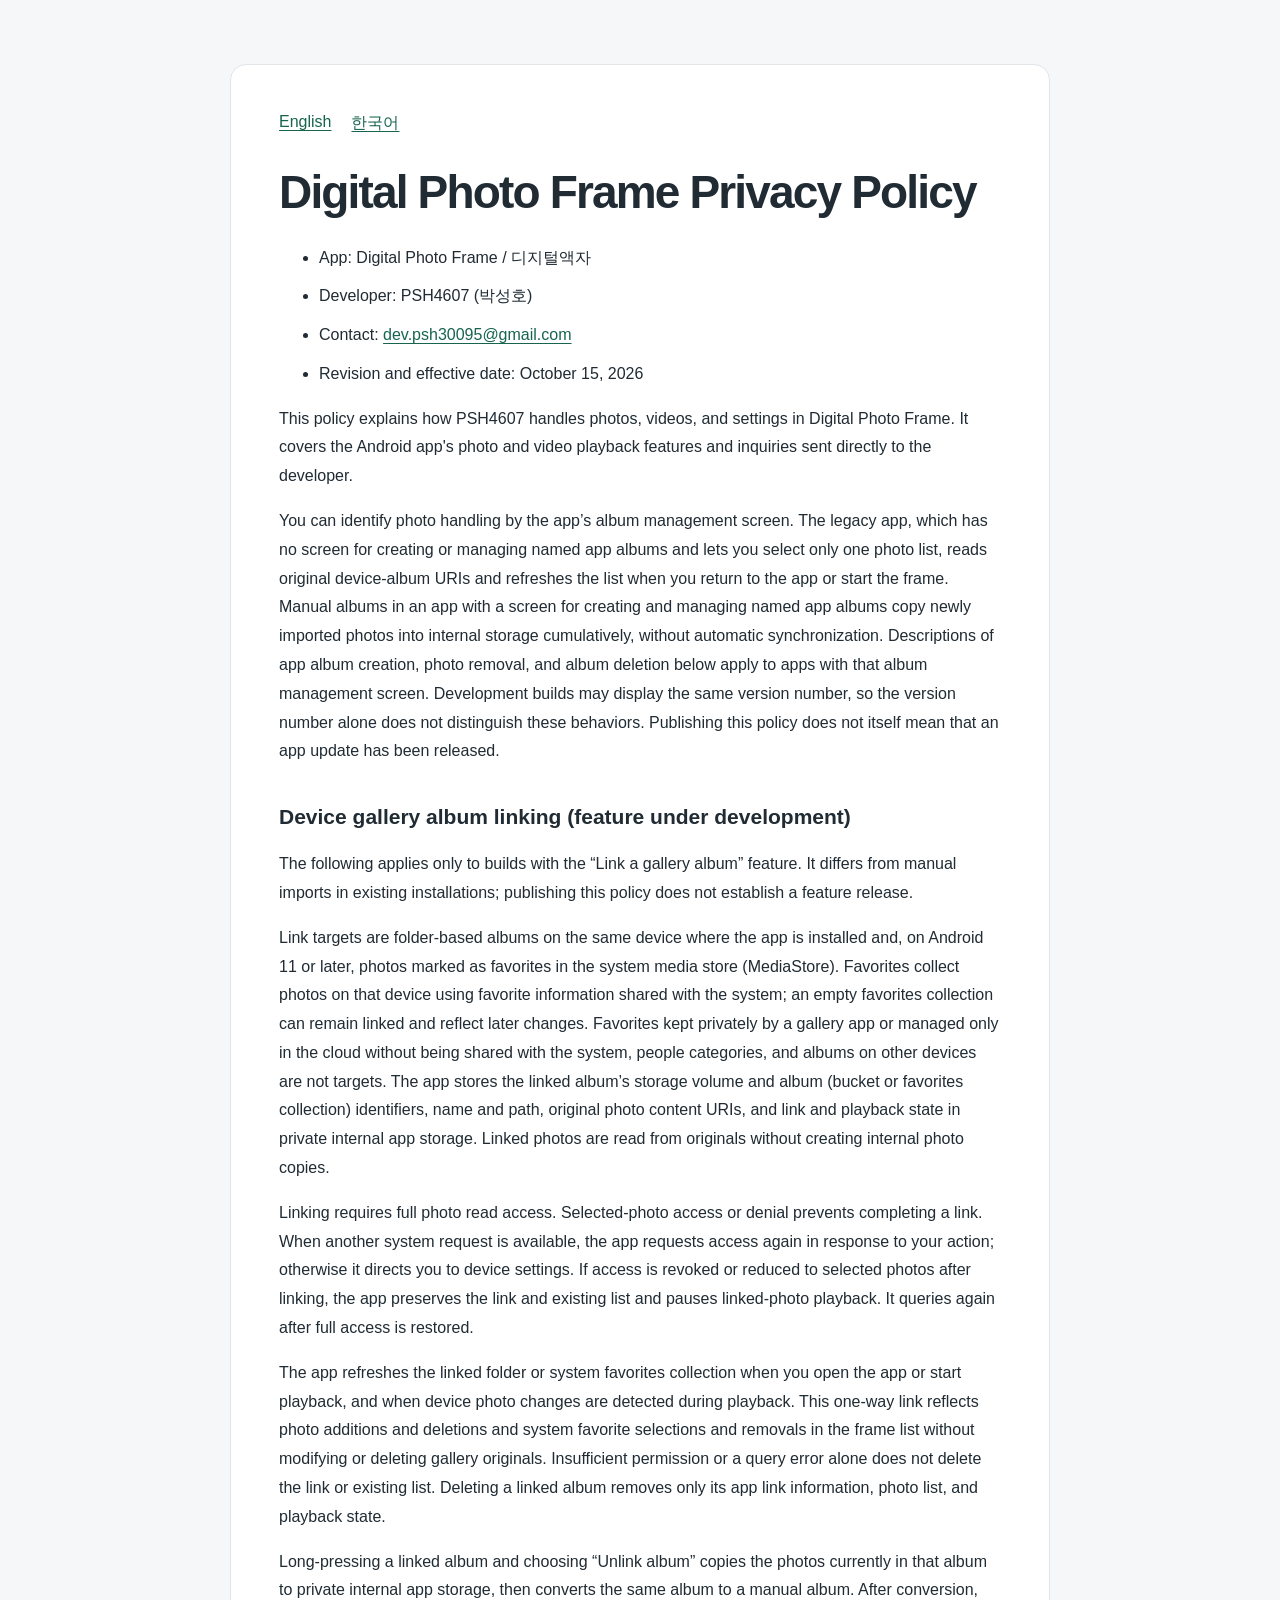
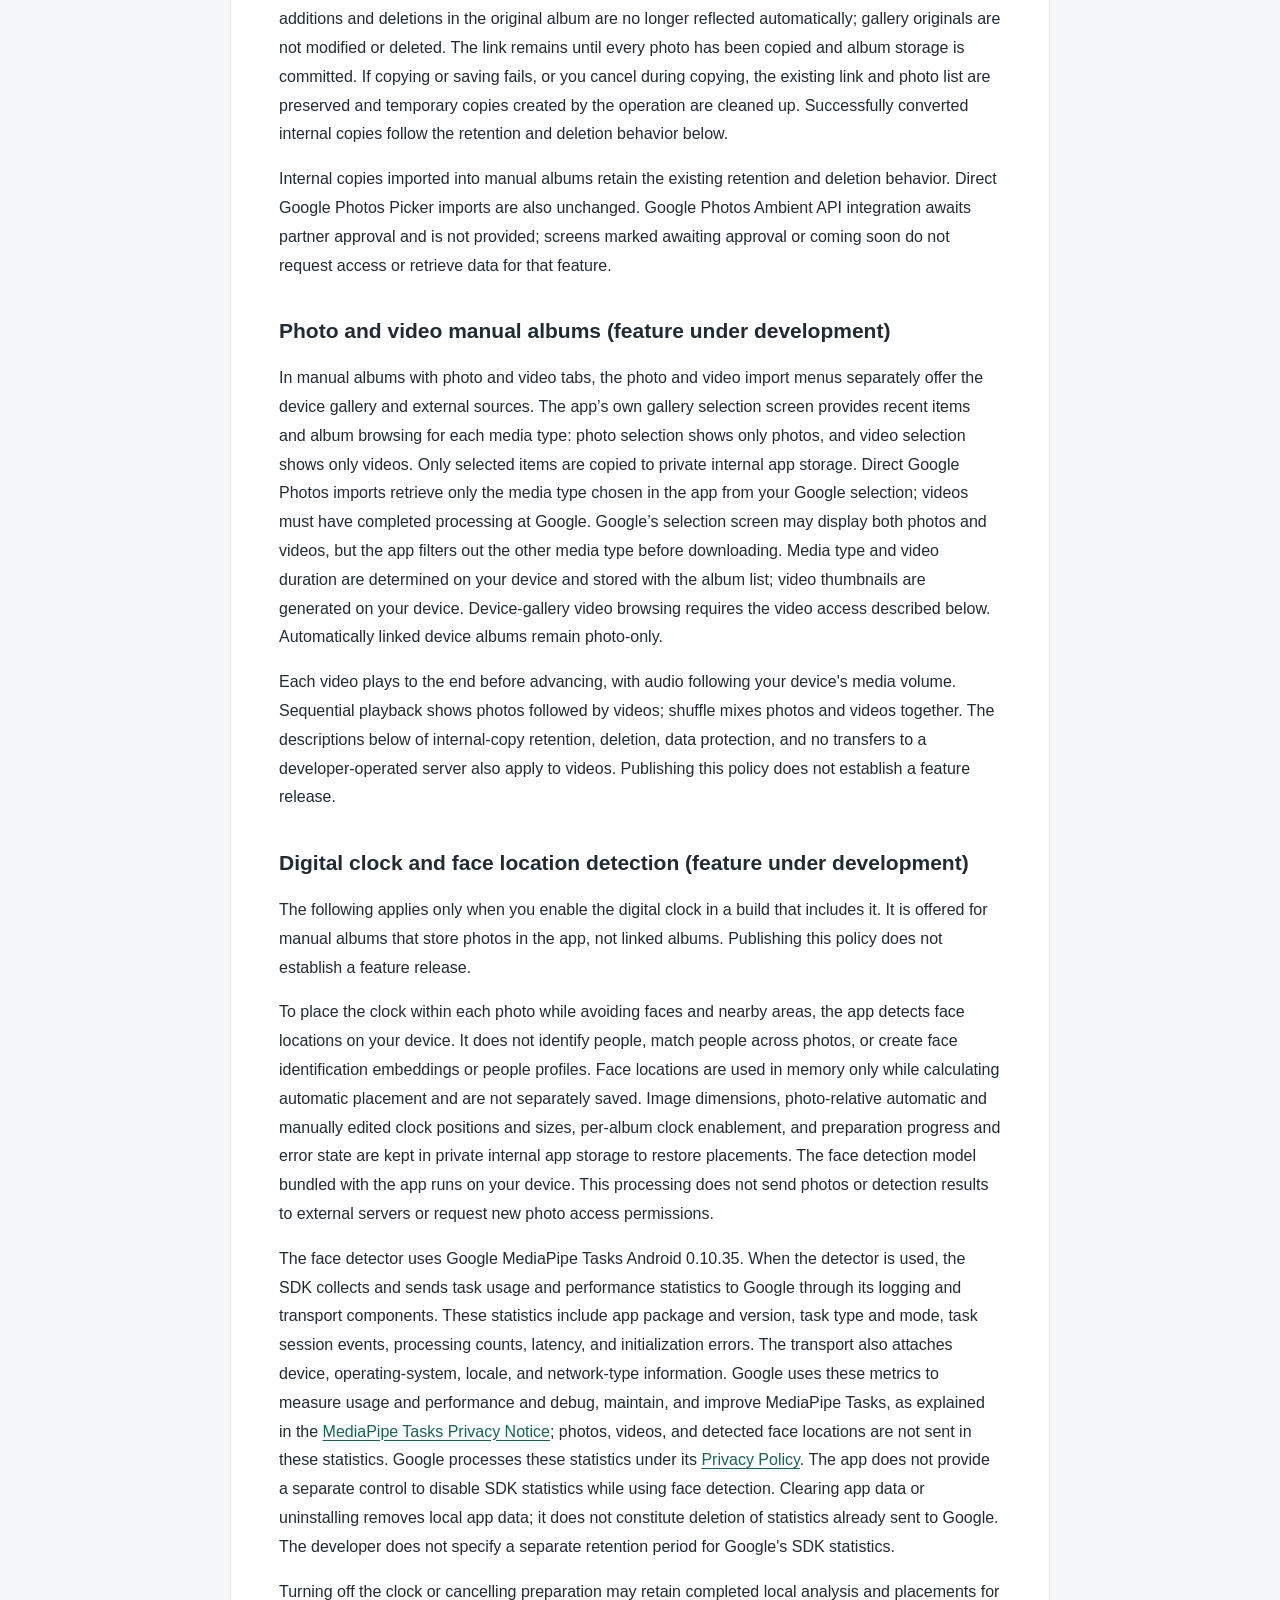
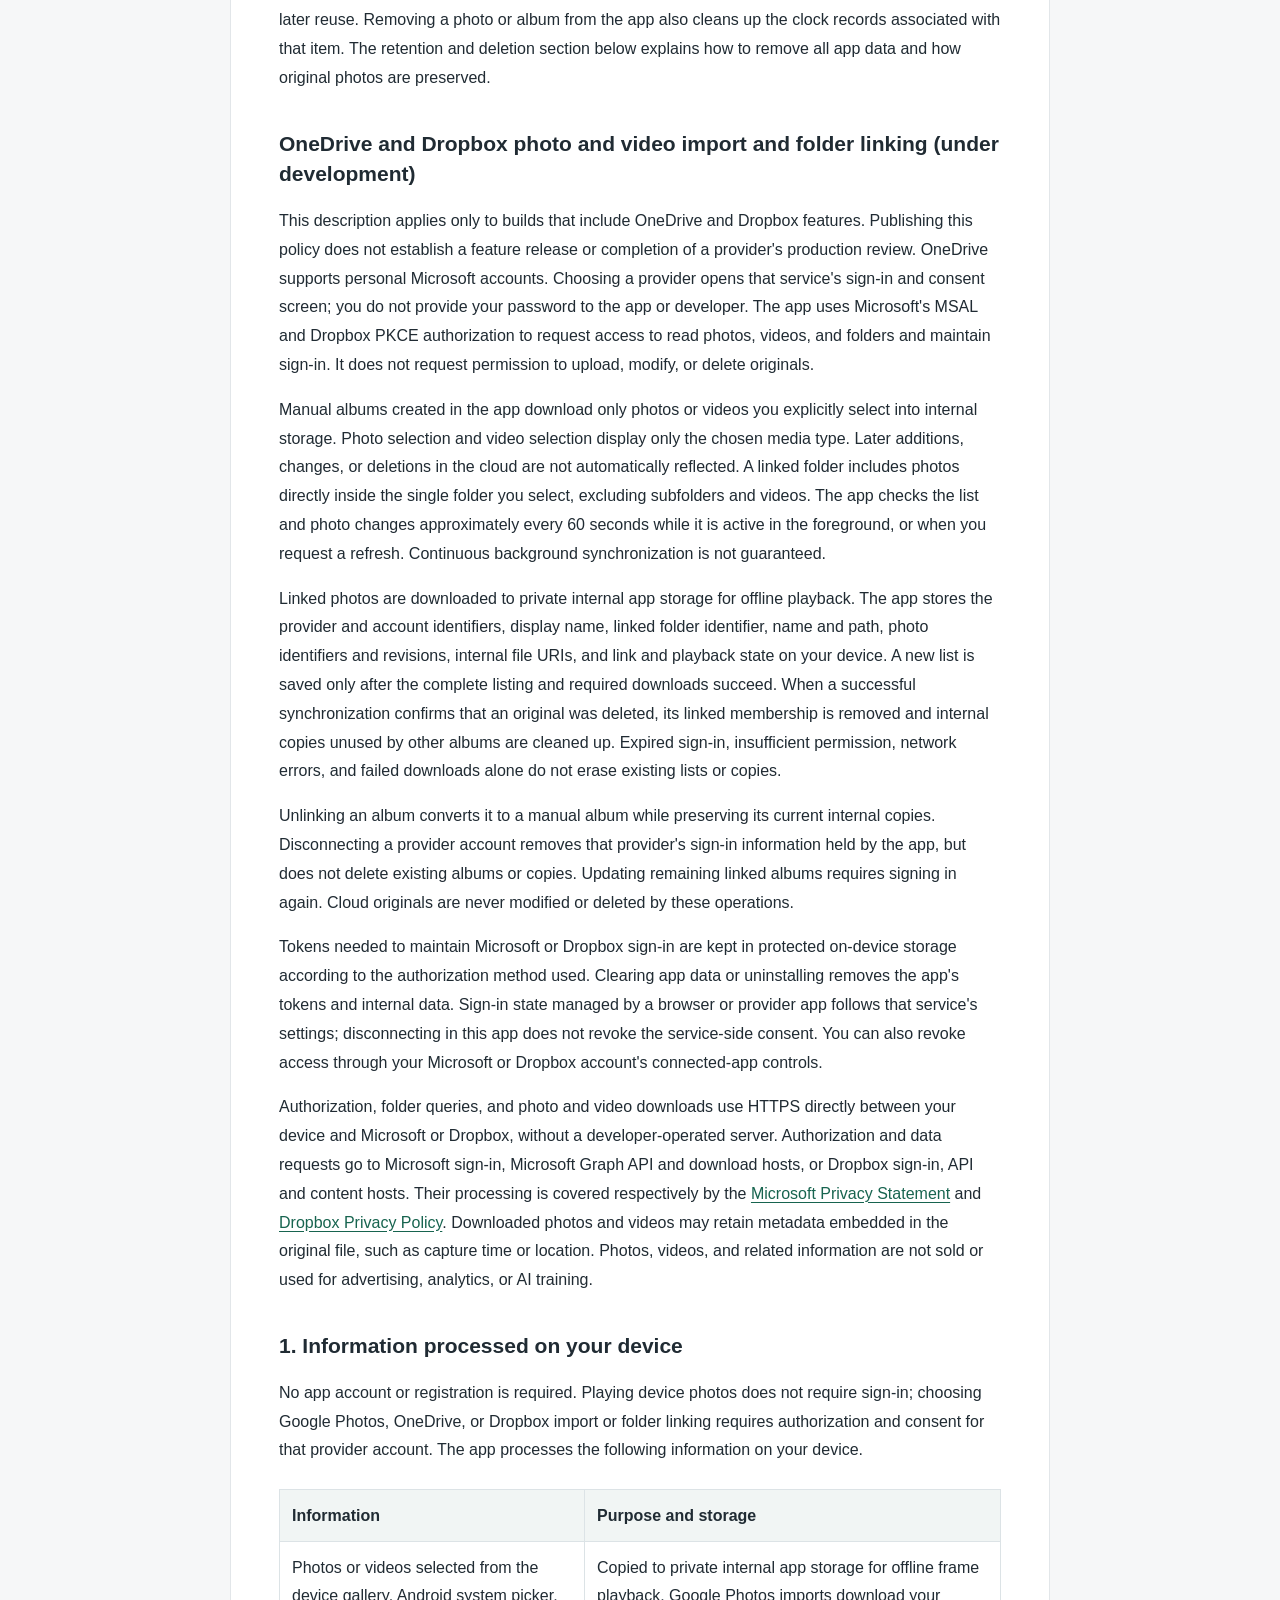
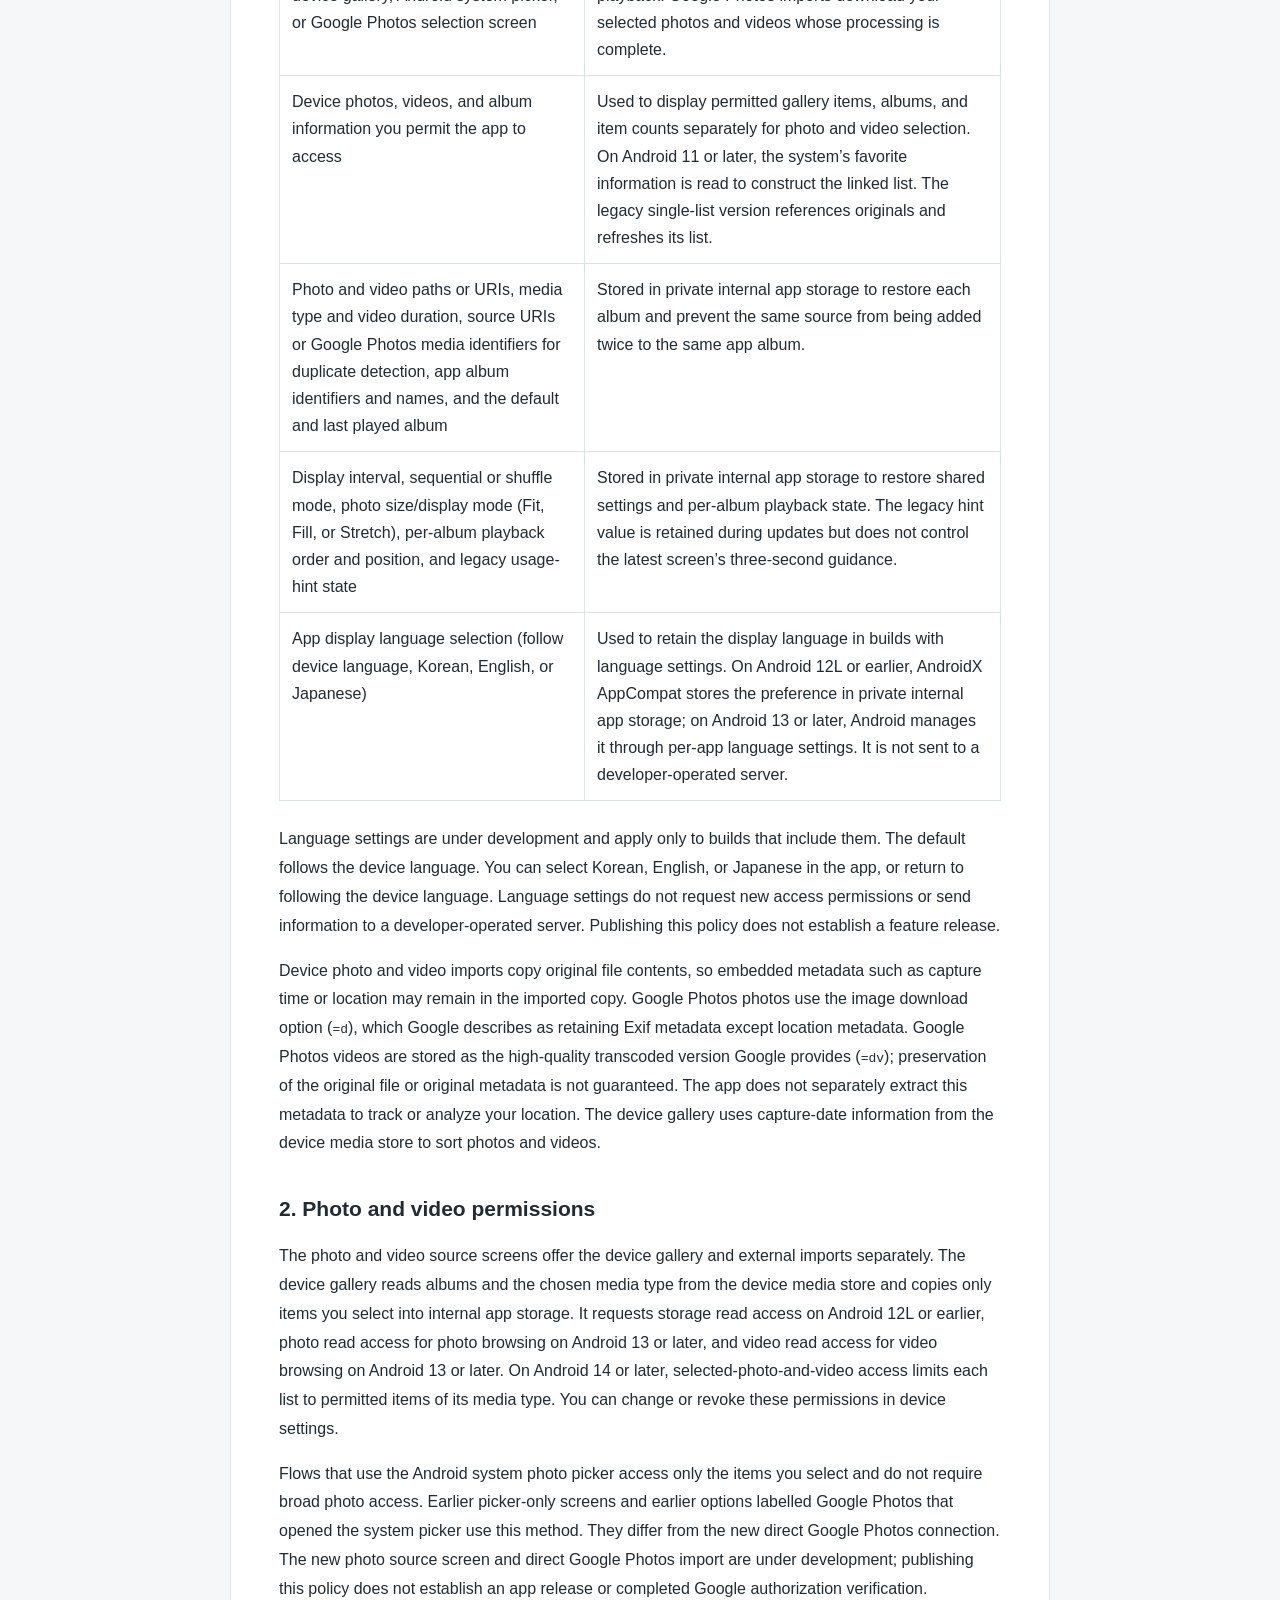
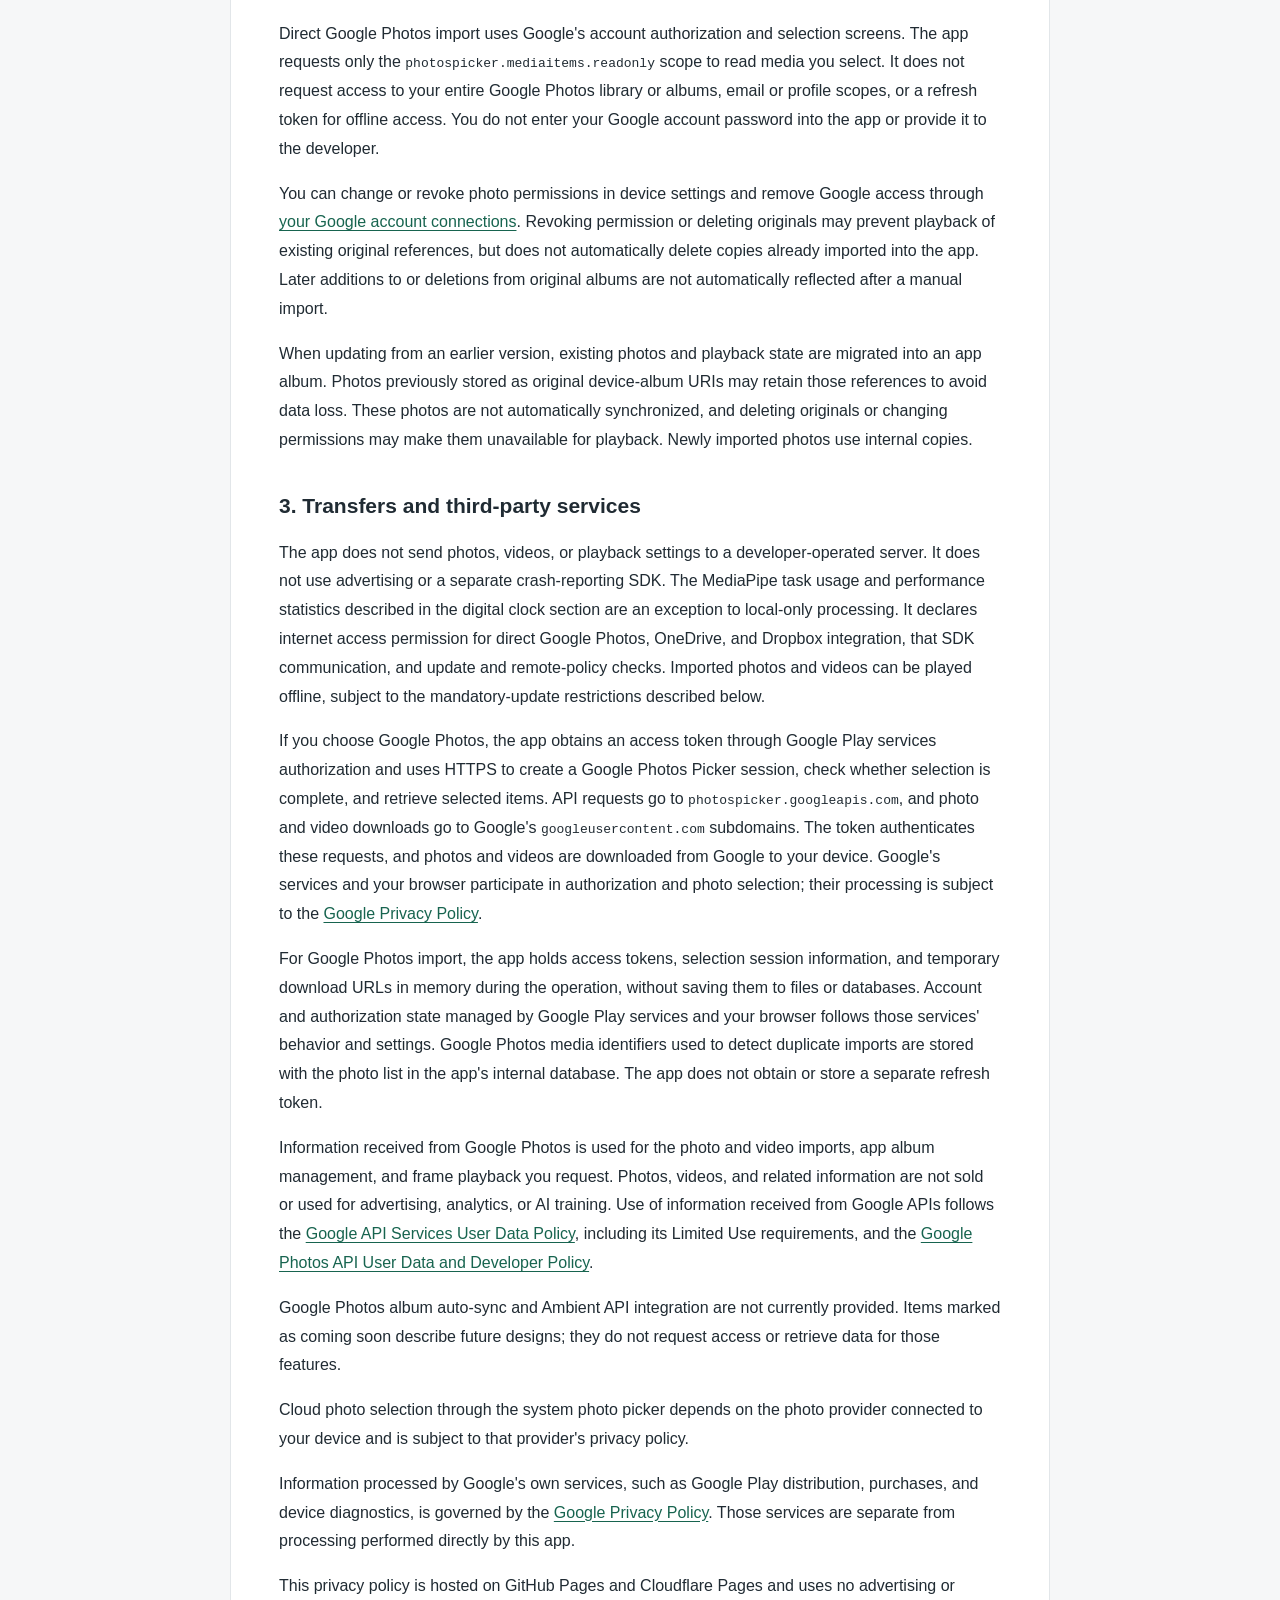
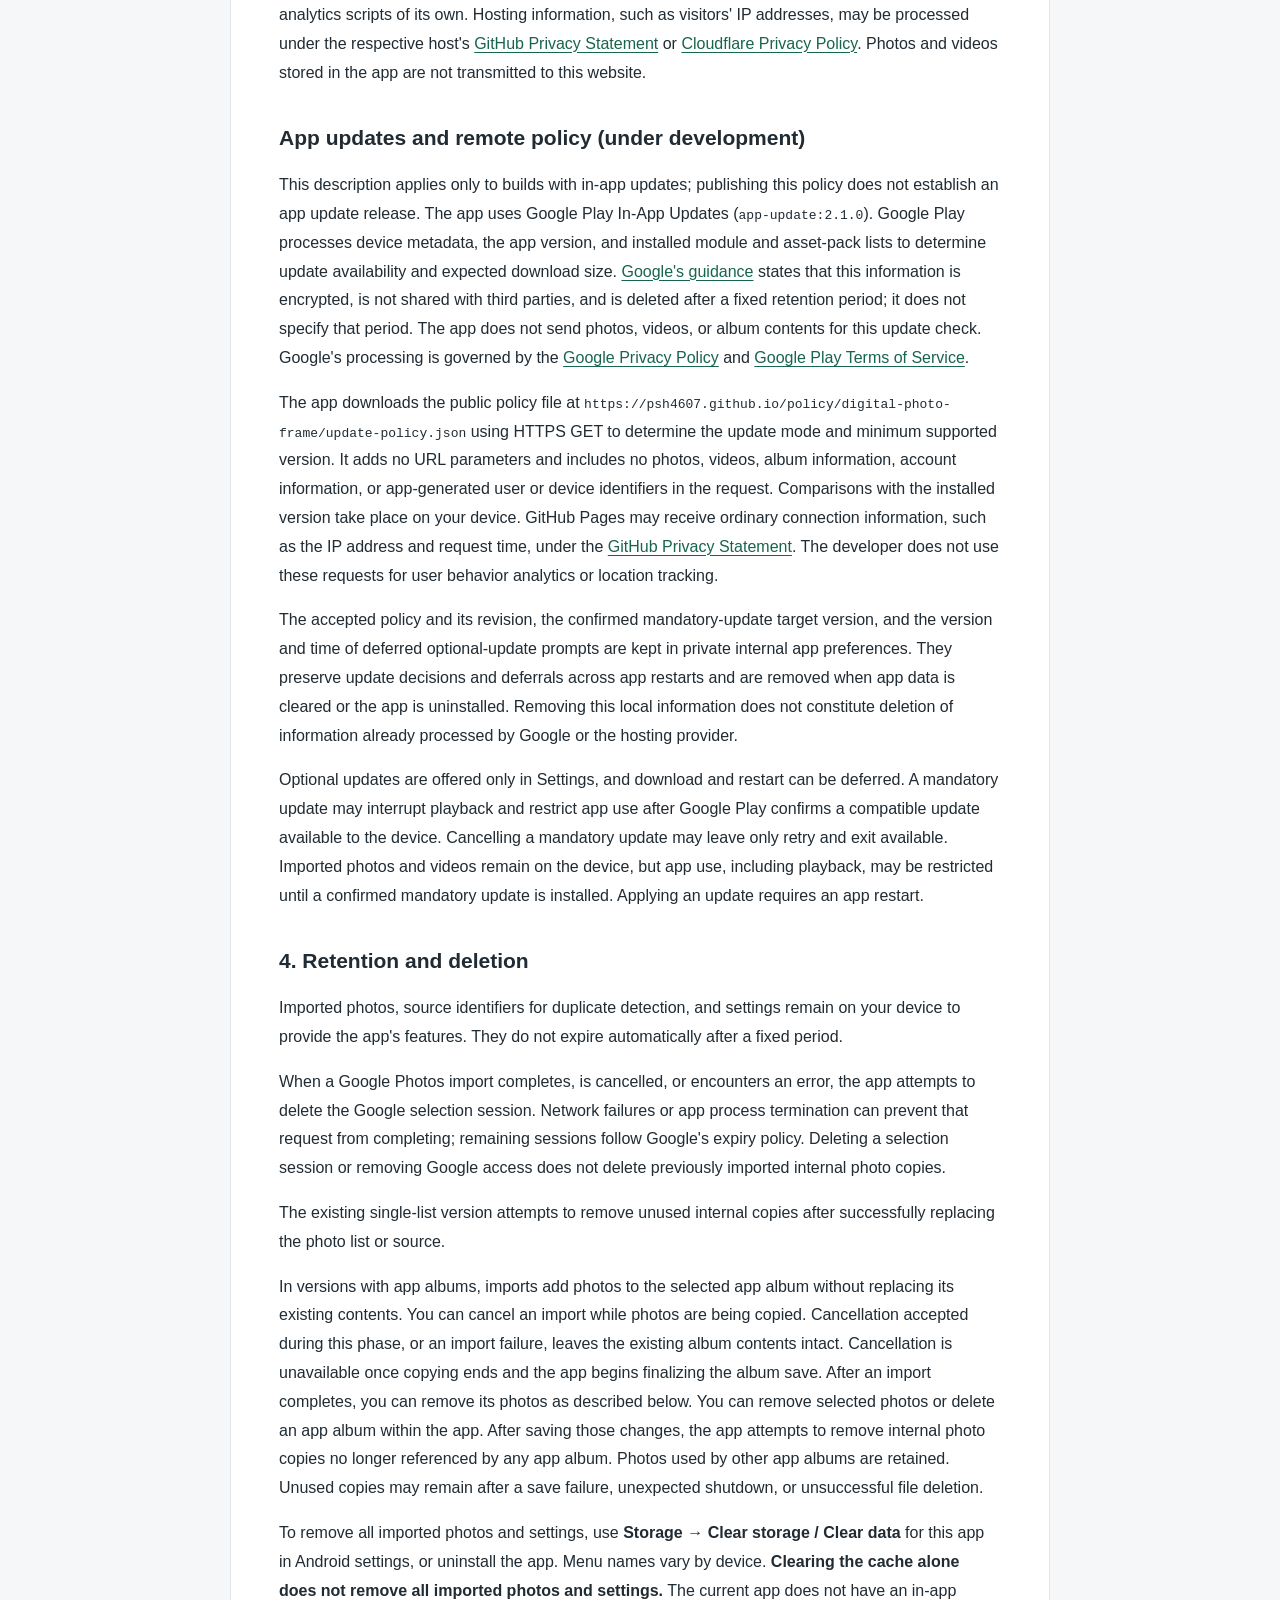
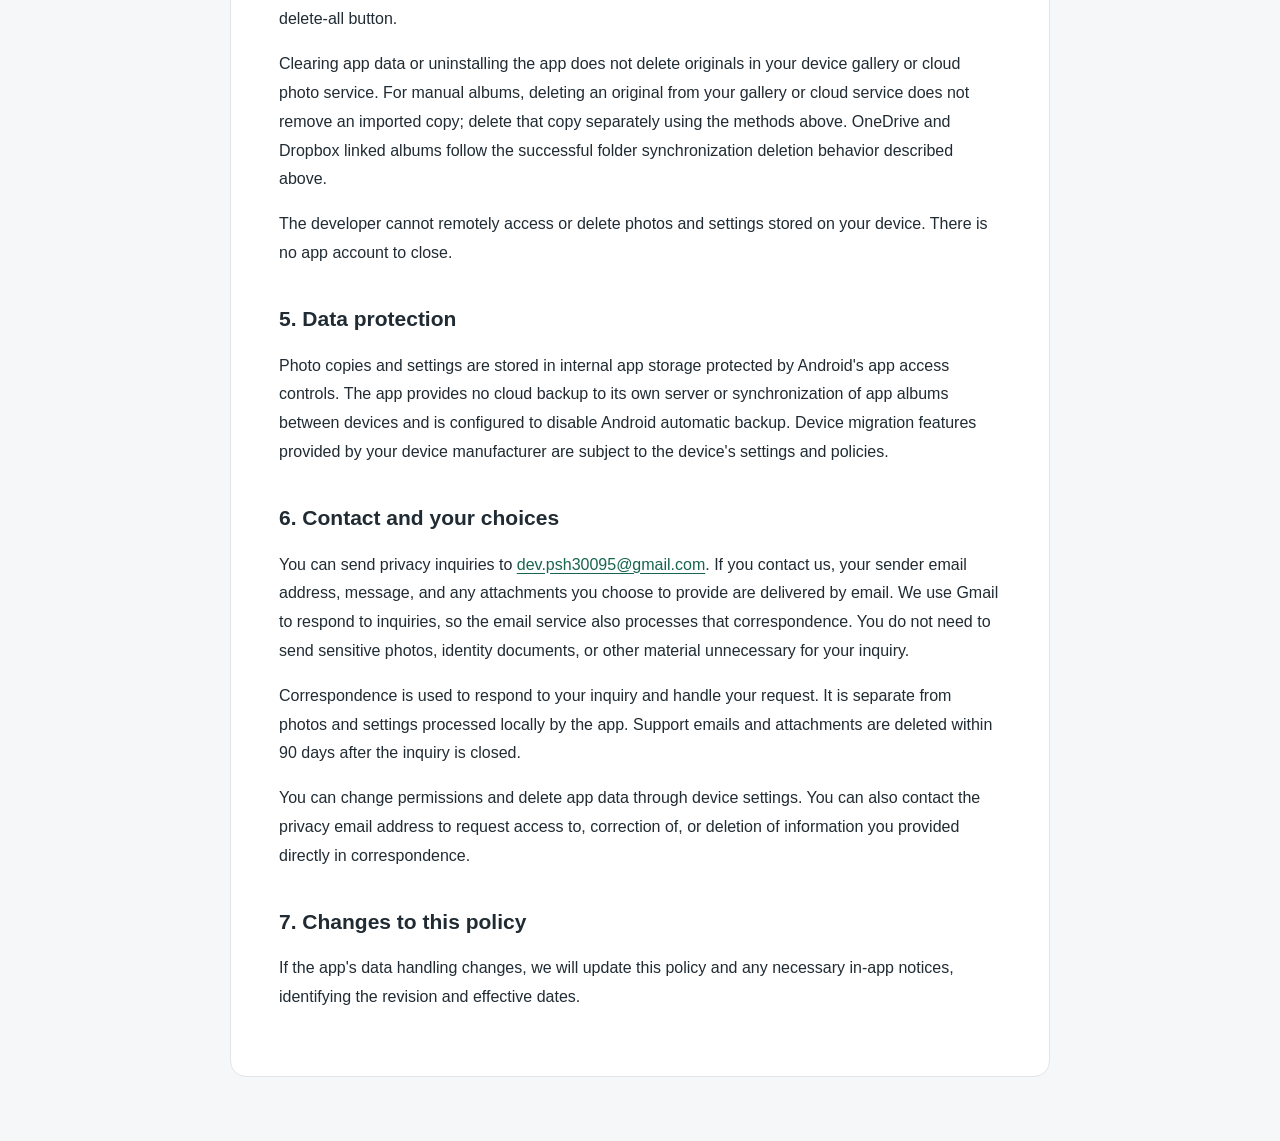
<file: policy/digital-photo-frame/index.html>
<!doctype html>
<html lang="en">
<head>
<meta charset="utf-8">
<meta name="viewport" content="width=device-width, initial-scale=1">
<title>Digital Photo Frame Privacy Policy</title>
<link rel="stylesheet" href="style.css">
<link rel="alternate" hreflang="en" href="https://psh4607.github.io/policy/digital-photo-frame/">
<link rel="alternate" hreflang="ko" href="https://psh4607.github.io/policy/digital-photo-frame/ko.html">
</head>
<body><main>
<nav aria-label="Language"><a href="index.html" lang="en">English</a><a href="ko.html" lang="ko">한국어</a></nav>
<h1>Digital Photo Frame Privacy Policy</h1>
<ul>
<li>App: Digital Photo Frame / 디지털액자</li>
<li>Developer: PSH4607 (박성호)</li>
<li>Contact: <a href="mailto:dev.psh30095@gmail.com">dev.psh30095@gmail.com</a></li>
<li>Revision and effective date: October 15, 2026</li>
</ul>
<p>This policy explains how PSH4607 handles photos, videos, and settings in Digital Photo Frame. It covers the Android app's photo and video playback features and inquiries sent directly to the developer.</p>
<p>You can identify photo handling by the app’s album management screen. The legacy app, which has no screen for creating or managing named app albums and lets you select only one photo list, reads original device-album URIs and refreshes the list when you return to the app or start the frame. Manual albums in an app with a screen for creating and managing named app albums copy newly imported photos into internal storage cumulatively, without automatic synchronization. Descriptions of app album creation, photo removal, and album deletion below apply to apps with that album management screen. Development builds may display the same version number, so the version number alone does not distinguish these behaviors. Publishing this policy does not itself mean that an app update has been released.</p>
<h2>Device gallery album linking (feature under development)</h2>
<p>The following applies only to builds with the “Link a gallery album” feature. It differs from manual imports in existing installations; publishing this policy does not establish a feature release.</p>
<p>Link targets are folder-based albums on the same device where the app is installed and, on Android 11 or later, photos marked as favorites in the system media store (MediaStore). Favorites collect photos on that device using favorite information shared with the system; an empty favorites collection can remain linked and reflect later changes. Favorites kept privately by a gallery app or managed only in the cloud without being shared with the system, people categories, and albums on other devices are not targets. The app stores the linked album’s storage volume and album (bucket or favorites collection) identifiers, name and path, original photo content URIs, and link and playback state in private internal app storage. Linked photos are read from originals without creating internal photo copies.</p>
<p>Linking requires full photo read access. Selected-photo access or denial prevents completing a link. When another system request is available, the app requests access again in response to your action; otherwise it directs you to device settings. If access is revoked or reduced to selected photos after linking, the app preserves the link and existing list and pauses linked-photo playback. It queries again after full access is restored.</p>
<p>The app refreshes the linked folder or system favorites collection when you open the app or start playback, and when device photo changes are detected during playback. This one-way link reflects photo additions and deletions and system favorite selections and removals in the frame list without modifying or deleting gallery originals. Insufficient permission or a query error alone does not delete the link or existing list. Deleting a linked album removes only its app link information, photo list, and playback state.</p>
<p>Long-pressing a linked album and choosing “Unlink album” copies the photos currently in that album to private internal app storage, then converts the same album to a manual album. After conversion, additions and deletions in the original album are no longer reflected automatically; gallery originals are not modified or deleted. The link remains until every photo has been copied and album storage is committed. If copying or saving fails, or you cancel during copying, the existing link and photo list are preserved and temporary copies created by the operation are cleaned up. Successfully converted internal copies follow the retention and deletion behavior below.</p>
<p>Internal copies imported into manual albums retain the existing retention and deletion behavior. Direct Google Photos Picker imports are also unchanged. Google Photos Ambient API integration awaits partner approval and is not provided; screens marked awaiting approval or coming soon do not request access or retrieve data for that feature.</p>
<h2>Photo and video manual albums (feature under development)</h2>
<p>In manual albums with photo and video tabs, the photo and video import menus separately offer the device gallery and external sources. The app’s own gallery selection screen provides recent items and album browsing for each media type: photo selection shows only photos, and video selection shows only videos. Only selected items are copied to private internal app storage. Direct Google Photos imports retrieve only the media type chosen in the app from your Google selection; videos must have completed processing at Google. Google’s selection screen may display both photos and videos, but the app filters out the other media type before downloading. Media type and video duration are determined on your device and stored with the album list; video thumbnails are generated on your device. Device-gallery video browsing requires the video access described below. Automatically linked device albums remain photo-only.</p>
<p>Each video plays to the end before advancing, with audio following your device's media volume. Sequential playback shows photos followed by videos; shuffle mixes photos and videos together. The descriptions below of internal-copy retention, deletion, data protection, and no transfers to a developer-operated server also apply to videos. Publishing this policy does not establish a feature release.</p>
<h2>Digital clock and face location detection (feature under development)</h2>
<p>The following applies only when you enable the digital clock in a build that includes it. It is offered for manual albums that store photos in the app, not linked albums. Publishing this policy does not establish a feature release.</p>
<p>To place the clock within each photo while avoiding faces and nearby areas, the app detects face locations on your device. It does not identify people, match people across photos, or create face identification embeddings or people profiles. Face locations are used in memory only while calculating automatic placement and are not separately saved. Image dimensions, photo-relative automatic and manually edited clock positions and sizes, per-album clock enablement, and preparation progress and error state are kept in private internal app storage to restore placements. The face detection model bundled with the app runs on your device. This processing does not send photos or detection results to external servers or request new photo access permissions.</p>
<p>The face detector uses Google MediaPipe Tasks Android 0.10.35. When the detector is used, the SDK collects and sends task usage and performance statistics to Google through its logging and transport components. These statistics include app package and version, task type and mode, task session events, processing counts, latency, and initialization errors. The transport also attaches device, operating-system, locale, and network-type information. Google uses these metrics to measure usage and performance and debug, maintain, and improve MediaPipe Tasks, as explained in the <a href="https://developers.google.com/edge/mediapipe/solutions/tasks#mediapipe_tasks_privacy_notice" rel="nofollow">MediaPipe Tasks Privacy Notice</a>; photos, videos, and detected face locations are not sent in these statistics. Google processes these statistics under its <a href="https://policies.google.com/privacy" rel="nofollow">Privacy Policy</a>. The app does not provide a separate control to disable SDK statistics while using face detection. Clearing app data or uninstalling removes local app data; it does not constitute deletion of statistics already sent to Google. The developer does not specify a separate retention period for Google's SDK statistics.</p>
<p>Turning off the clock or cancelling preparation may retain completed local analysis and placements for later reuse. Removing a photo or album from the app also cleans up the clock records associated with that item. The retention and deletion section below explains how to remove all app data and how original photos are preserved.</p>
<h2>OneDrive and Dropbox photo and video import and folder linking (under development)</h2>
<p>This description applies only to builds that include OneDrive and Dropbox features. Publishing this policy does not establish a feature release or completion of a provider's production review. OneDrive supports personal Microsoft accounts. Choosing a provider opens that service's sign-in and consent screen; you do not provide your password to the app or developer. The app uses Microsoft's MSAL and Dropbox PKCE authorization to request access to read photos, videos, and folders and maintain sign-in. It does not request permission to upload, modify, or delete originals.</p>
<p>Manual albums created in the app download only photos or videos you explicitly select into internal storage. Photo selection and video selection display only the chosen media type. Later additions, changes, or deletions in the cloud are not automatically reflected. A linked folder includes photos directly inside the single folder you select, excluding subfolders and videos. The app checks the list and photo changes approximately every 60 seconds while it is active in the foreground, or when you request a refresh. Continuous background synchronization is not guaranteed.</p>
<p>Linked photos are downloaded to private internal app storage for offline playback. The app stores the provider and account identifiers, display name, linked folder identifier, name and path, photo identifiers and revisions, internal file URIs, and link and playback state on your device. A new list is saved only after the complete listing and required downloads succeed. When a successful synchronization confirms that an original was deleted, its linked membership is removed and internal copies unused by other albums are cleaned up. Expired sign-in, insufficient permission, network errors, and failed downloads alone do not erase existing lists or copies.</p>
<p>Unlinking an album converts it to a manual album while preserving its current internal copies. Disconnecting a provider account removes that provider's sign-in information held by the app, but does not delete existing albums or copies. Updating remaining linked albums requires signing in again. Cloud originals are never modified or deleted by these operations.</p>
<p>Tokens needed to maintain Microsoft or Dropbox sign-in are kept in protected on-device storage according to the authorization method used. Clearing app data or uninstalling removes the app's tokens and internal data. Sign-in state managed by a browser or provider app follows that service's settings; disconnecting in this app does not revoke the service-side consent. You can also revoke access through your Microsoft or Dropbox account's connected-app controls.</p>
<p>Authorization, folder queries, and photo and video downloads use HTTPS directly between your device and Microsoft or Dropbox, without a developer-operated server. Authorization and data requests go to Microsoft sign-in, Microsoft Graph API and download hosts, or Dropbox sign-in, API and content hosts. Their processing is covered respectively by the <a href="https://privacy.microsoft.com/privacystatement" rel="nofollow">Microsoft Privacy Statement</a> and <a href="https://www.dropbox.com/privacy" rel="nofollow">Dropbox Privacy Policy</a>. Downloaded photos and videos may retain metadata embedded in the original file, such as capture time or location. Photos, videos, and related information are not sold or used for advertising, analytics, or AI training.</p>
<h2>1. Information processed on your device</h2>
<p>No app account or registration is required. Playing device photos does not require sign-in; choosing Google Photos, OneDrive, or Dropbox import or folder linking requires authorization and consent for that provider account. The app processes the following information on your device.</p>
<markdown-accessiblity-table><table role="table">
<thead>
<tr>
<th>Information</th>
<th>Purpose and storage</th>
</tr>
</thead>
<tbody>
<tr>
<td>Photos or videos selected from the device gallery, Android system picker, or Google Photos selection screen</td>
<td>Copied to private internal app storage for offline frame playback. Google Photos imports download your selected photos and videos whose processing is complete.</td>
</tr>
<tr>
<td>Device photos, videos, and album information you permit the app to access</td>
<td>Used to display permitted gallery items, albums, and item counts separately for photo and video selection. On Android 11 or later, the system’s favorite information is read to construct the linked list. The legacy single-list version references originals and refreshes its list.</td>
</tr>
<tr>
<td>Photo and video paths or URIs, media type and video duration, source URIs or Google Photos media identifiers for duplicate detection, app album identifiers and names, and the default and last played album</td>
<td>Stored in private internal app storage to restore each album and prevent the same source from being added twice to the same app album.</td>
</tr>
<tr>
<td>Display interval, sequential or shuffle mode, photo size/display mode (Fit, Fill, or Stretch), per-album playback order and position, and legacy usage-hint state</td>
<td>Stored in private internal app storage to restore shared settings and per-album playback state. The legacy hint value is retained during updates but does not control the latest screen’s three-second guidance.</td>
</tr>
<tr>
<td>App display language selection (follow device language, Korean, English, or Japanese)</td>
<td>Used to retain the display language in builds with language settings. On Android 12L or earlier, AndroidX AppCompat stores the preference in private internal app storage; on Android 13 or later, Android manages it through per-app language settings. It is not sent to a developer-operated server.</td>
</tr>
</tbody>
</table></markdown-accessiblity-table>
<p>Language settings are under development and apply only to builds that include them. The default follows the device language. You can select Korean, English, or Japanese in the app, or return to following the device language. Language settings do not request new access permissions or send information to a developer-operated server. Publishing this policy does not establish a feature release.</p>
<p>Device photo and video imports copy original file contents, so embedded metadata such as capture time or location may remain in the imported copy. Google Photos photos use the image download option (<code class="notranslate">=d</code>), which Google describes as retaining Exif metadata except location metadata. Google Photos videos are stored as the high-quality transcoded version Google provides (<code class="notranslate">=dv</code>); preservation of the original file or original metadata is not guaranteed. The app does not separately extract this metadata to track or analyze your location. The device gallery uses capture-date information from the device media store to sort photos and videos.</p>
<h2>2. Photo and video permissions</h2>
<p>The photo and video source screens offer the device gallery and external imports separately. The device gallery reads albums and the chosen media type from the device media store and copies only items you select into internal app storage. It requests storage read access on Android 12L or earlier, photo read access for photo browsing on Android 13 or later, and video read access for video browsing on Android 13 or later. On Android 14 or later, selected-photo-and-video access limits each list to permitted items of its media type. You can change or revoke these permissions in device settings.</p>
<p>Flows that use the Android system photo picker access only the items you select and do not require broad photo access. Earlier picker-only screens and earlier options labelled Google Photos that opened the system picker use this method. They differ from the new direct Google Photos connection. The new photo source screen and direct Google Photos import are under development; publishing this policy does not establish an app release or completed Google authorization verification.</p>
<p>Direct Google Photos import uses Google's account authorization and selection screens. The app requests only the <code class="notranslate">photospicker.mediaitems.readonly</code> scope to read media you select. It does not request access to your entire Google Photos library or albums, email or profile scopes, or a refresh token for offline access. You do not enter your Google account password into the app or provide it to the developer.</p>
<p>You can change or revoke photo permissions in device settings and remove Google access through <a href="https://myaccount.google.com/connections" rel="nofollow">your Google account connections</a>. Revoking permission or deleting originals may prevent playback of existing original references, but does not automatically delete copies already imported into the app. Later additions to or deletions from original albums are not automatically reflected after a manual import.</p>
<p>When updating from an earlier version, existing photos and playback state are migrated into an app album. Photos previously stored as original device-album URIs may retain those references to avoid data loss. These photos are not automatically synchronized, and deleting originals or changing permissions may make them unavailable for playback. Newly imported photos use internal copies.</p>
<h2>3. Transfers and third-party services</h2>
<p>The app does not send photos, videos, or playback settings to a developer-operated server. It does not use advertising or a separate crash-reporting SDK. The MediaPipe task usage and performance statistics described in the digital clock section are an exception to local-only processing. It declares internet access permission for direct Google Photos, OneDrive, and Dropbox integration, that SDK communication, and update and remote-policy checks. Imported photos and videos can be played offline, subject to the mandatory-update restrictions described below.</p>
<p>If you choose Google Photos, the app obtains an access token through Google Play services authorization and uses HTTPS to create a Google Photos Picker session, check whether selection is complete, and retrieve selected items. API requests go to <code class="notranslate">photospicker.googleapis.com</code>, and photo and video downloads go to Google's <code class="notranslate">googleusercontent.com</code> subdomains. The token authenticates these requests, and photos and videos are downloaded from Google to your device. Google's services and your browser participate in authorization and photo selection; their processing is subject to the <a href="https://policies.google.com/privacy" rel="nofollow">Google Privacy Policy</a>.</p>
<p>For Google Photos import, the app holds access tokens, selection session information, and temporary download URLs in memory during the operation, without saving them to files or databases. Account and authorization state managed by Google Play services and your browser follows those services' behavior and settings. Google Photos media identifiers used to detect duplicate imports are stored with the photo list in the app's internal database. The app does not obtain or store a separate refresh token.</p>
<p>Information received from Google Photos is used for the photo and video imports, app album management, and frame playback you request. Photos, videos, and related information are not sold or used for advertising, analytics, or AI training. Use of information received from Google APIs follows the <a href="https://developers.google.com/terms/api-services-user-data-policy" rel="nofollow">Google API Services User Data Policy</a>, including its Limited Use requirements, and the <a href="https://developers.google.com/photos/support/api-policy" rel="nofollow">Google Photos API User Data and Developer Policy</a>.</p>
<p>Google Photos album auto-sync and Ambient API integration are not currently provided. Items marked as coming soon describe future designs; they do not request access or retrieve data for those features.</p>
<p>Cloud photo selection through the system photo picker depends on the photo provider connected to your device and is subject to that provider's privacy policy.</p>
<p>Information processed by Google's own services, such as Google Play distribution, purchases, and device diagnostics, is governed by the <a href="https://policies.google.com/privacy" rel="nofollow">Google Privacy Policy</a>. Those services are separate from processing performed directly by this app.</p>
<p>This privacy policy is hosted on GitHub Pages and Cloudflare Pages and uses no advertising or analytics scripts of its own. Hosting information, such as visitors' IP addresses, may be processed under the respective host's <a href="https://docs.github.com/en/site-policy/privacy-policies/github-general-privacy-statement">GitHub Privacy Statement</a> or <a href="https://www.cloudflare.com/privacypolicy/" rel="nofollow">Cloudflare Privacy Policy</a>. Photos and videos stored in the app are not transmitted to this website.</p>
<h2>App updates and remote policy (under development)</h2>
<p>This description applies only to builds with in-app updates; publishing this policy does not establish an app update release. The app uses Google Play In-App Updates (<code class="notranslate">app-update:2.1.0</code>). Google Play processes device metadata, the app version, and installed module and asset-pack lists to determine update availability and expected download size. <a href="https://developer.android.com/guide/playcore/in-app-updates#data-safety" rel="nofollow">Google's guidance</a> states that this information is encrypted, is not shared with third parties, and is deleted after a fixed retention period; it does not specify that period. The app does not send photos, videos, or album contents for this update check. Google's processing is governed by the <a href="https://policies.google.com/privacy" rel="nofollow">Google Privacy Policy</a> and <a href="https://play.google.com/about/play-terms/" rel="nofollow">Google Play Terms of Service</a>.</p>
<p>The app downloads the public policy file at <code class="notranslate">https://psh4607.github.io/policy/digital-photo-frame/update-policy.json</code> using HTTPS GET to determine the update mode and minimum supported version. It adds no URL parameters and includes no photos, videos, album information, account information, or app-generated user or device identifiers in the request. Comparisons with the installed version take place on your device. GitHub Pages may receive ordinary connection information, such as the IP address and request time, under the <a href="https://docs.github.com/en/site-policy/privacy-policies/github-general-privacy-statement">GitHub Privacy Statement</a>. The developer does not use these requests for user behavior analytics or location tracking.</p>
<p>The accepted policy and its revision, the confirmed mandatory-update target version, and the version and time of deferred optional-update prompts are kept in private internal app preferences. They preserve update decisions and deferrals across app restarts and are removed when app data is cleared or the app is uninstalled. Removing this local information does not constitute deletion of information already processed by Google or the hosting provider.</p>
<p>Optional updates are offered only in Settings, and download and restart can be deferred. A mandatory update may interrupt playback and restrict app use after Google Play confirms a compatible update available to the device. Cancelling a mandatory update may leave only retry and exit available. Imported photos and videos remain on the device, but app use, including playback, may be restricted until a confirmed mandatory update is installed. Applying an update requires an app restart.</p>
<h2>4. Retention and deletion</h2>
<p>Imported photos, source identifiers for duplicate detection, and settings remain on your device to provide the app's features. They do not expire automatically after a fixed period.</p>
<p>When a Google Photos import completes, is cancelled, or encounters an error, the app attempts to delete the Google selection session. Network failures or app process termination can prevent that request from completing; remaining sessions follow Google's expiry policy. Deleting a selection session or removing Google access does not delete previously imported internal photo copies.</p>
<p>The existing single-list version attempts to remove unused internal copies after successfully replacing the photo list or source.</p>
<p>In versions with app albums, imports add photos to the selected app album without replacing its existing contents. You can cancel an import while photos are being copied. Cancellation accepted during this phase, or an import failure, leaves the existing album contents intact. Cancellation is unavailable once copying ends and the app begins finalizing the album save. After an import completes, you can remove its photos as described below. You can remove selected photos or delete an app album within the app. After saving those changes, the app attempts to remove internal photo copies no longer referenced by any app album. Photos used by other app albums are retained. Unused copies may remain after a save failure, unexpected shutdown, or unsuccessful file deletion.</p>
<p>To remove all imported photos and settings, use <strong>Storage → Clear storage / Clear data</strong> for this app in Android settings, or uninstall the app. Menu names vary by device. <strong>Clearing the cache alone does not remove all imported photos and settings.</strong> The current app does not have an in-app delete-all button.</p>
<p>Clearing app data or uninstalling the app does not delete originals in your device gallery or cloud photo service. For manual albums, deleting an original from your gallery or cloud service does not remove an imported copy; delete that copy separately using the methods above. OneDrive and Dropbox linked albums follow the successful folder synchronization deletion behavior described above.</p>
<p>The developer cannot remotely access or delete photos and settings stored on your device. There is no app account to close.</p>
<h2>5. Data protection</h2>
<p>Photo copies and settings are stored in internal app storage protected by Android's app access controls. The app provides no cloud backup to its own server or synchronization of app albums between devices and is configured to disable Android automatic backup. Device migration features provided by your device manufacturer are subject to the device's settings and policies.</p>
<h2>6. Contact and your choices</h2>
<p>You can send privacy inquiries to <a href="mailto:dev.psh30095@gmail.com">dev.psh30095@gmail.com</a>. If you contact us, your sender email address, message, and any attachments you choose to provide are delivered by email. We use Gmail to respond to inquiries, so the email service also processes that correspondence. You do not need to send sensitive photos, identity documents, or other material unnecessary for your inquiry.</p>
<p>Correspondence is used to respond to your inquiry and handle your request. It is separate from photos and settings processed locally by the app. Support emails and attachments are deleted within 90 days after the inquiry is closed.</p>
<p>You can change permissions and delete app data through device settings. You can also contact the privacy email address to request access to, correction of, or deletion of information you provided directly in correspondence.</p>
<h2>7. Changes to this policy</h2>
<p>If the app's data handling changes, we will update this policy and any necessary in-app notices, identifying the revision and effective dates.</p>
</main></body>
</html>
</file>
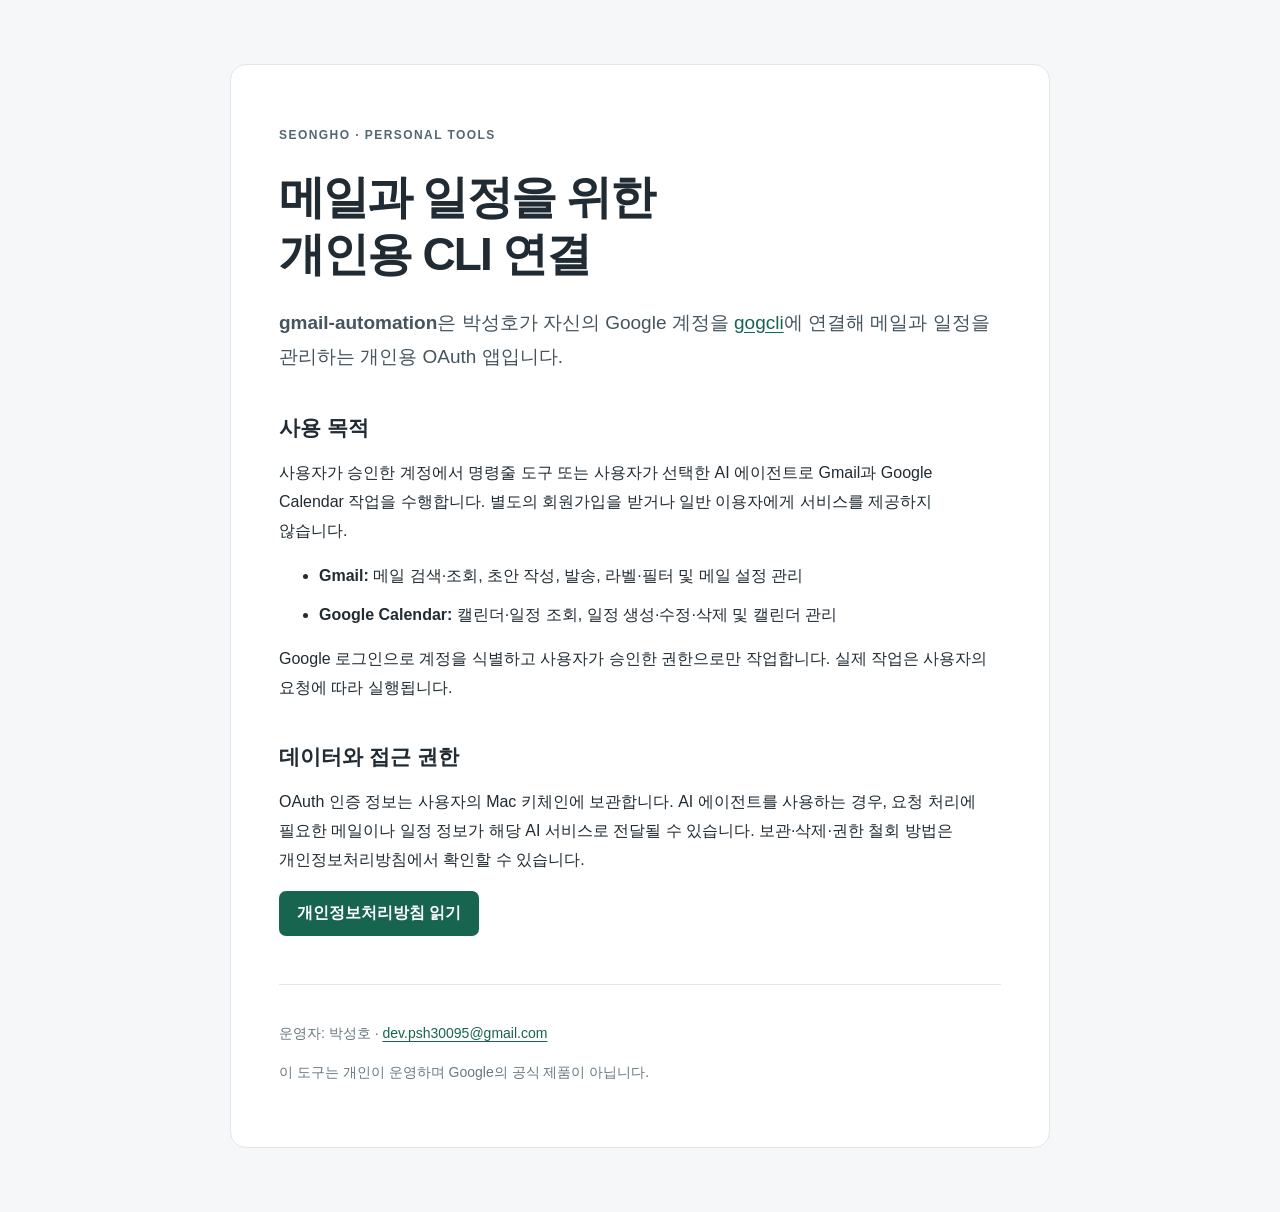
<file: policy/gcp/index.html>
<!doctype html>
<html lang="ko">
<head>
  <meta charset="utf-8">
  <meta name="viewport" content="width=device-width, initial-scale=1">
  <meta name="description" content="박성호의 개인용 Gmail·Google Calendar CLI 연결 안내 및 개인정보처리방침.">
  <title>gmail-automation · 개인용 메일과 일정 도구</title>
  <link rel="stylesheet" href="style.css">
</head>
<body>
  <main>
    <p class="eyebrow">SEONGHO · PERSONAL TOOLS</p>
    <h1>메일과 일정을 위한<br>개인용 CLI 연결</h1>
    <p class="lead"><strong>gmail-automation</strong>은 박성호가 자신의 Google 계정을 <a href="https://gogcli.sh/">gogcli</a>에 연결해 메일과 일정을 관리하는 개인용 OAuth 앱입니다.</p>
    <section>
      <h2>사용 목적</h2>
      <p>사용자가 승인한 계정에서 명령줄 도구 또는 사용자가 선택한 AI 에이전트로 Gmail과 Google Calendar 작업을 수행합니다. 별도의 회원가입을 받거나 일반 이용자에게 서비스를 제공하지 않습니다.</p>
      <ul>
        <li><strong>Gmail:</strong> 메일 검색·조회, 초안 작성, 발송, 라벨·필터 및 메일 설정 관리</li>
        <li><strong>Google Calendar:</strong> 캘린더·일정 조회, 일정 생성·수정·삭제 및 캘린더 관리</li>
      </ul>
      <p>Google 로그인으로 계정을 식별하고 사용자가 승인한 권한으로만 작업합니다. 실제 작업은 사용자의 요청에 따라 실행됩니다.</p>
    </section>
    <section>
      <h2>데이터와 접근 권한</h2>
      <p>OAuth 인증 정보는 사용자의 Mac 키체인에 보관합니다. AI 에이전트를 사용하는 경우, 요청 처리에 필요한 메일이나 일정 정보가 해당 AI 서비스로 전달될 수 있습니다. 보관·삭제·권한 철회 방법은 개인정보처리방침에서 확인할 수 있습니다.</p>
      <a class="button" href="privacy.html">개인정보처리방침 읽기</a>
    </section>
    <footer>
      <p>운영자: 박성호 · <a href="mailto:dev.psh30095@gmail.com">dev.psh30095@gmail.com</a></p>
      <p>이 도구는 개인이 운영하며 Google의 공식 제품이 아닙니다.</p>
    </footer>
  </main>
</body>
</html>
</file>
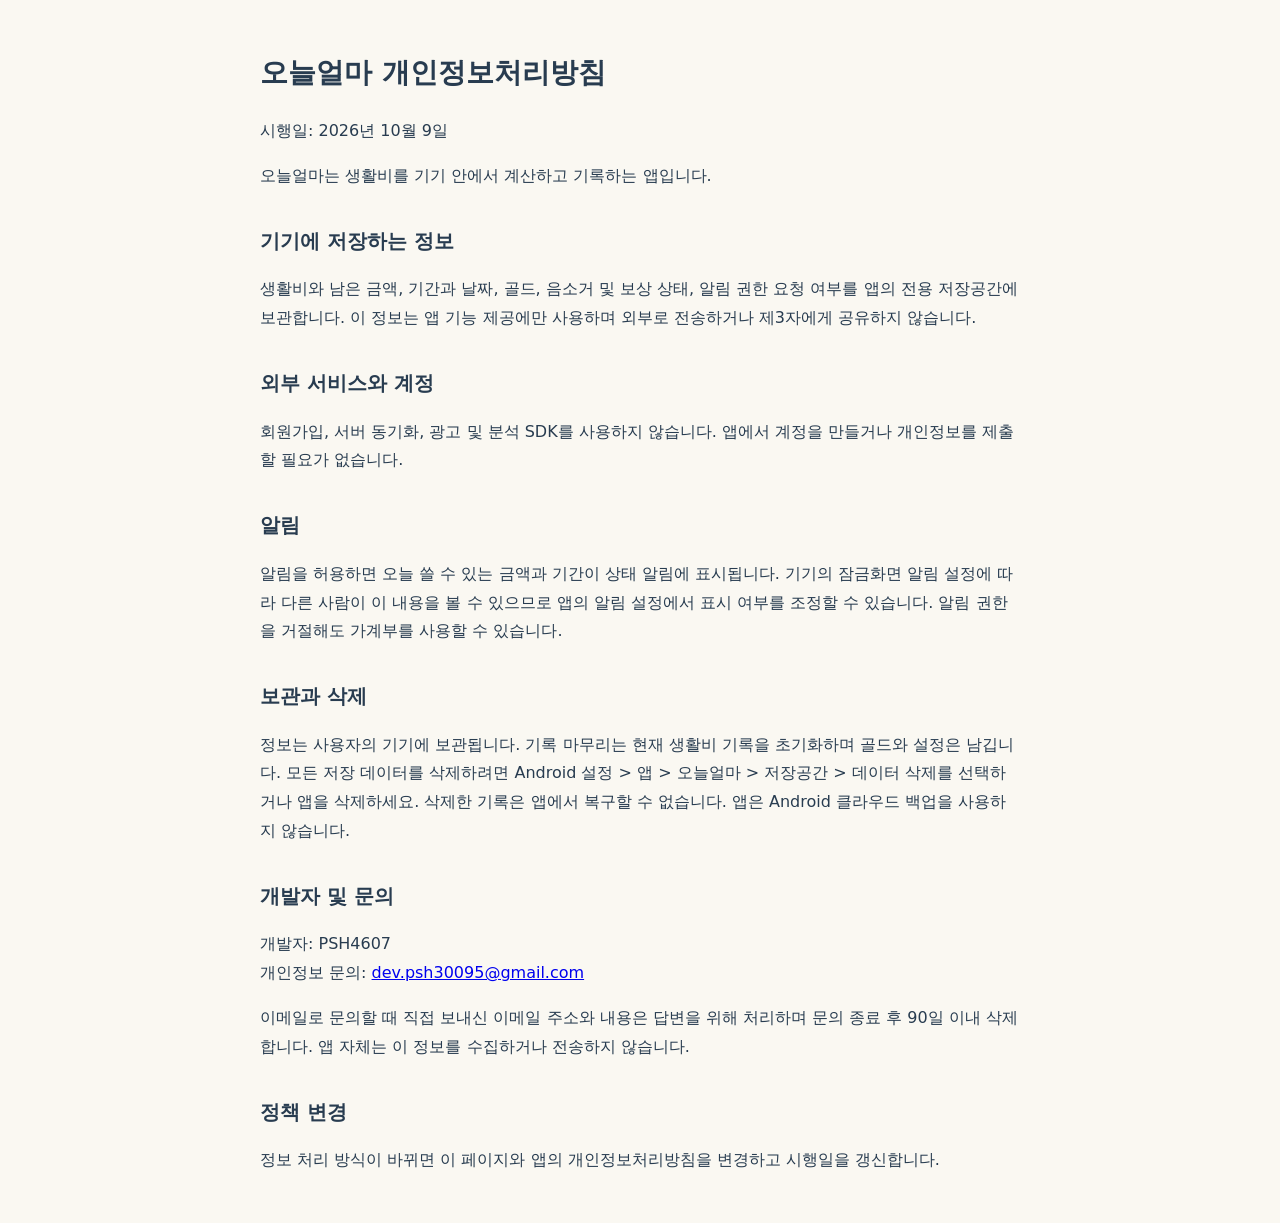
<file: policy/todayeolma/index.html>
<!doctype html>
<html lang="ko">
<head>
<meta charset="utf-8">
<meta name="viewport" content="width=device-width, initial-scale=1">
<title>오늘얼마 개인정보처리방침</title>
<style>body{max-width:760px;margin:48px auto;padding:0 24px;color:#283c50;background:#faf8f2;font-family:system-ui,sans-serif;line-height:1.8}h1{font-size:28px}h2{font-size:20px;margin-top:32px}</style>
</head>
<body>
<h1>오늘얼마 개인정보처리방침</h1>
<p>시행일: 2026년 10월 9일</p>
<p>오늘얼마는 생활비를 기기 안에서 계산하고 기록하는 앱입니다.</p>
<h2>기기에 저장하는 정보</h2>
<p>생활비와 남은 금액, 기간과 날짜, 골드, 음소거 및 보상 상태, 알림 권한 요청 여부를 앱의 전용 저장공간에 보관합니다. 이 정보는 앱 기능 제공에만 사용하며 외부로 전송하거나 제3자에게 공유하지 않습니다.</p>
<h2>외부 서비스와 계정</h2>
<p>회원가입, 서버 동기화, 광고 및 분석 SDK를 사용하지 않습니다. 앱에서 계정을 만들거나 개인정보를 제출할 필요가 없습니다.</p>
<h2>알림</h2>
<p>알림을 허용하면 오늘 쓸 수 있는 금액과 기간이 상태 알림에 표시됩니다. 기기의 잠금화면 알림 설정에 따라 다른 사람이 이 내용을 볼 수 있으므로 앱의 알림 설정에서 표시 여부를 조정할 수 있습니다. 알림 권한을 거절해도 가계부를 사용할 수 있습니다.</p>
<h2>보관과 삭제</h2>
<p>정보는 사용자의 기기에 보관됩니다. 기록 마무리는 현재 생활비 기록을 초기화하며 골드와 설정은 남깁니다. 모든 저장 데이터를 삭제하려면 Android 설정 &gt; 앱 &gt; 오늘얼마 &gt; 저장공간 &gt; 데이터 삭제를 선택하거나 앱을 삭제하세요. 삭제한 기록은 앱에서 복구할 수 없습니다. 앱은 Android 클라우드 백업을 사용하지 않습니다.</p>
<h2>개발자 및 문의</h2>
<p>개발자: PSH4607<br>개인정보 문의: <a href="mailto:dev.psh30095@gmail.com">dev.psh30095@gmail.com</a></p>
<p>이메일로 문의할 때 직접 보내신 이메일 주소와 내용은 답변을 위해 처리하며 문의 종료 후 90일 이내 삭제합니다. 앱 자체는 이 정보를 수집하거나 전송하지 않습니다.</p>
<h2>정책 변경</h2>
<p>정보 처리 방식이 바뀌면 이 페이지와 앱의 개인정보처리방침을 변경하고 시행일을 갱신합니다.</p>
</body>
</html>
</file>
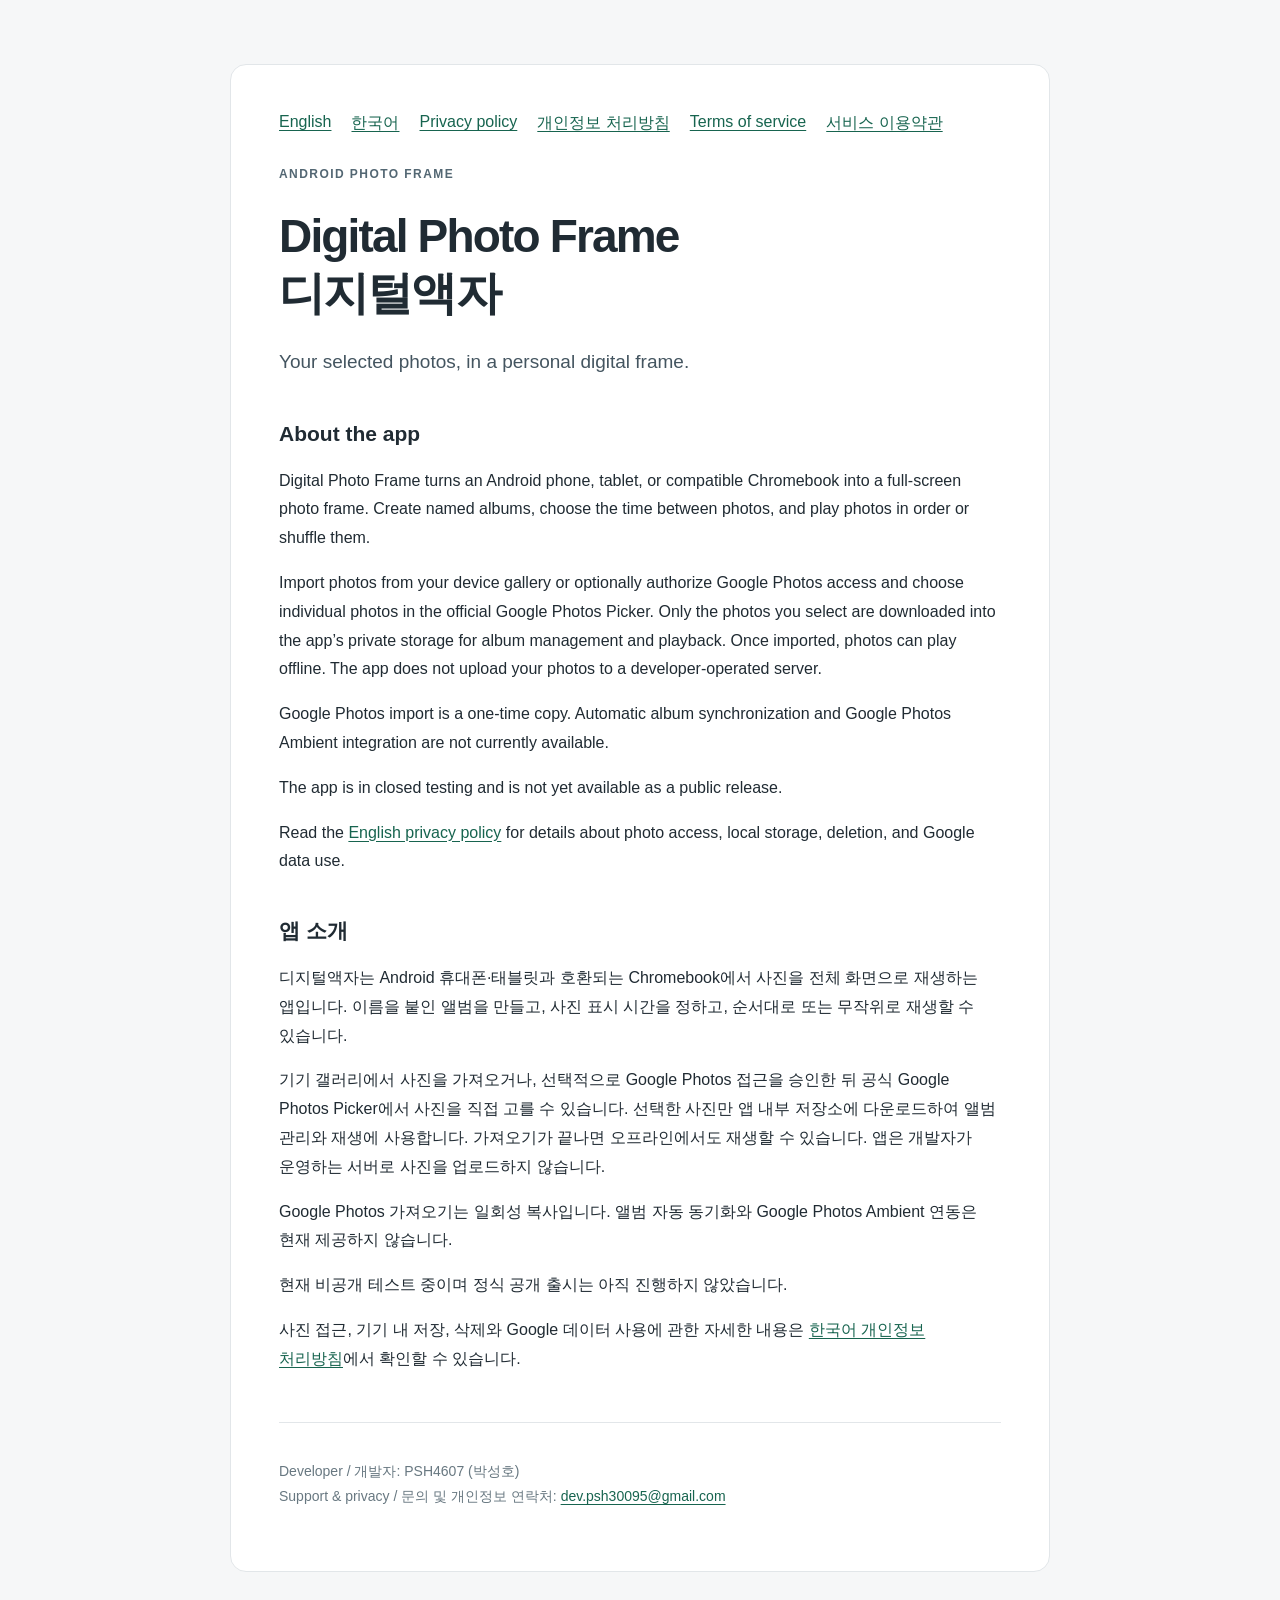
<file: policy/digital-photo-frame/home.html>
<!doctype html>
<html lang="en">
<head>
<meta charset="utf-8">
<meta name="viewport" content="width=device-width, initial-scale=1">
<meta name="description" content="Digital Photo Frame (디지털액자) is an Android app for importing selected photos and playing personal albums offline.">
<title>Digital Photo Frame · 디지털액자</title>
<link rel="stylesheet" href="style.css">
</head>
<body>
<main>
<nav aria-label="Page navigation"><a href="#english" lang="en">English</a><a href="#korean" lang="ko">한국어</a><a href="index.html">Privacy policy</a><a href="ko.html" lang="ko">개인정보 처리방침</a><a href="terms.html" lang="en">Terms of service</a><a href="terms-ko.html" lang="ko">서비스 이용약관</a></nav>
<header>
<p class="eyebrow">ANDROID PHOTO FRAME</p>
<h1>Digital Photo Frame<br><span lang="ko">디지털액자</span></h1>
<p class="lead">Your selected photos, in a personal digital frame.</p>
</header>
<section id="english" aria-labelledby="english-heading">
<h2 id="english-heading">About the app</h2>
<p>Digital Photo Frame turns an Android phone, tablet, or compatible Chromebook into a full-screen photo frame. Create named albums, choose the time between photos, and play photos in order or shuffle them.</p>
<p>Import photos from your device gallery or optionally authorize Google Photos access and choose individual photos in the official Google Photos Picker. Only the photos you select are downloaded into the app’s private storage for album management and playback. Once imported, photos can play offline. The app does not upload your photos to a developer-operated server.</p>
<p>Google Photos import is a one-time copy. Automatic album synchronization and Google Photos Ambient integration are not currently available.</p>
<p>The app is in closed testing and is not yet available as a public release.</p>
<p>Read the <a href="index.html">English privacy policy</a> for details about photo access, local storage, deletion, and Google data use.</p>
</section>
<section id="korean" lang="ko" aria-labelledby="korean-heading">
<h2 id="korean-heading">앱 소개</h2>
<p>디지털액자는 Android 휴대폰·태블릿과 호환되는 Chromebook에서 사진을 전체 화면으로 재생하는 앱입니다. 이름을 붙인 앨범을 만들고, 사진 표시 시간을 정하고, 순서대로 또는 무작위로 재생할 수 있습니다.</p>
<p>기기 갤러리에서 사진을 가져오거나, 선택적으로 Google Photos 접근을 승인한 뒤 공식 Google Photos Picker에서 사진을 직접 고를 수 있습니다. 선택한 사진만 앱 내부 저장소에 다운로드하여 앨범 관리와 재생에 사용합니다. 가져오기가 끝나면 오프라인에서도 재생할 수 있습니다. 앱은 개발자가 운영하는 서버로 사진을 업로드하지 않습니다.</p>
<p>Google Photos 가져오기는 일회성 복사입니다. 앨범 자동 동기화와 Google Photos Ambient 연동은 현재 제공하지 않습니다.</p>
<p>현재 비공개 테스트 중이며 정식 공개 출시는 아직 진행하지 않았습니다.</p>
<p>사진 접근, 기기 내 저장, 삭제와 Google 데이터 사용에 관한 자세한 내용은 <a href="ko.html">한국어 개인정보 처리방침</a>에서 확인할 수 있습니다.</p>
</section>
<footer>
<p>Developer / <span lang="ko">개발자</span>: PSH4607 (<span lang="ko">박성호</span>)<br>Support &amp; privacy / <span lang="ko">문의 및 개인정보 연락처</span>: <a href="mailto:dev.psh30095@gmail.com">dev.psh30095@gmail.com</a></p>
</footer>
</main>
</body>
</html>
</file>
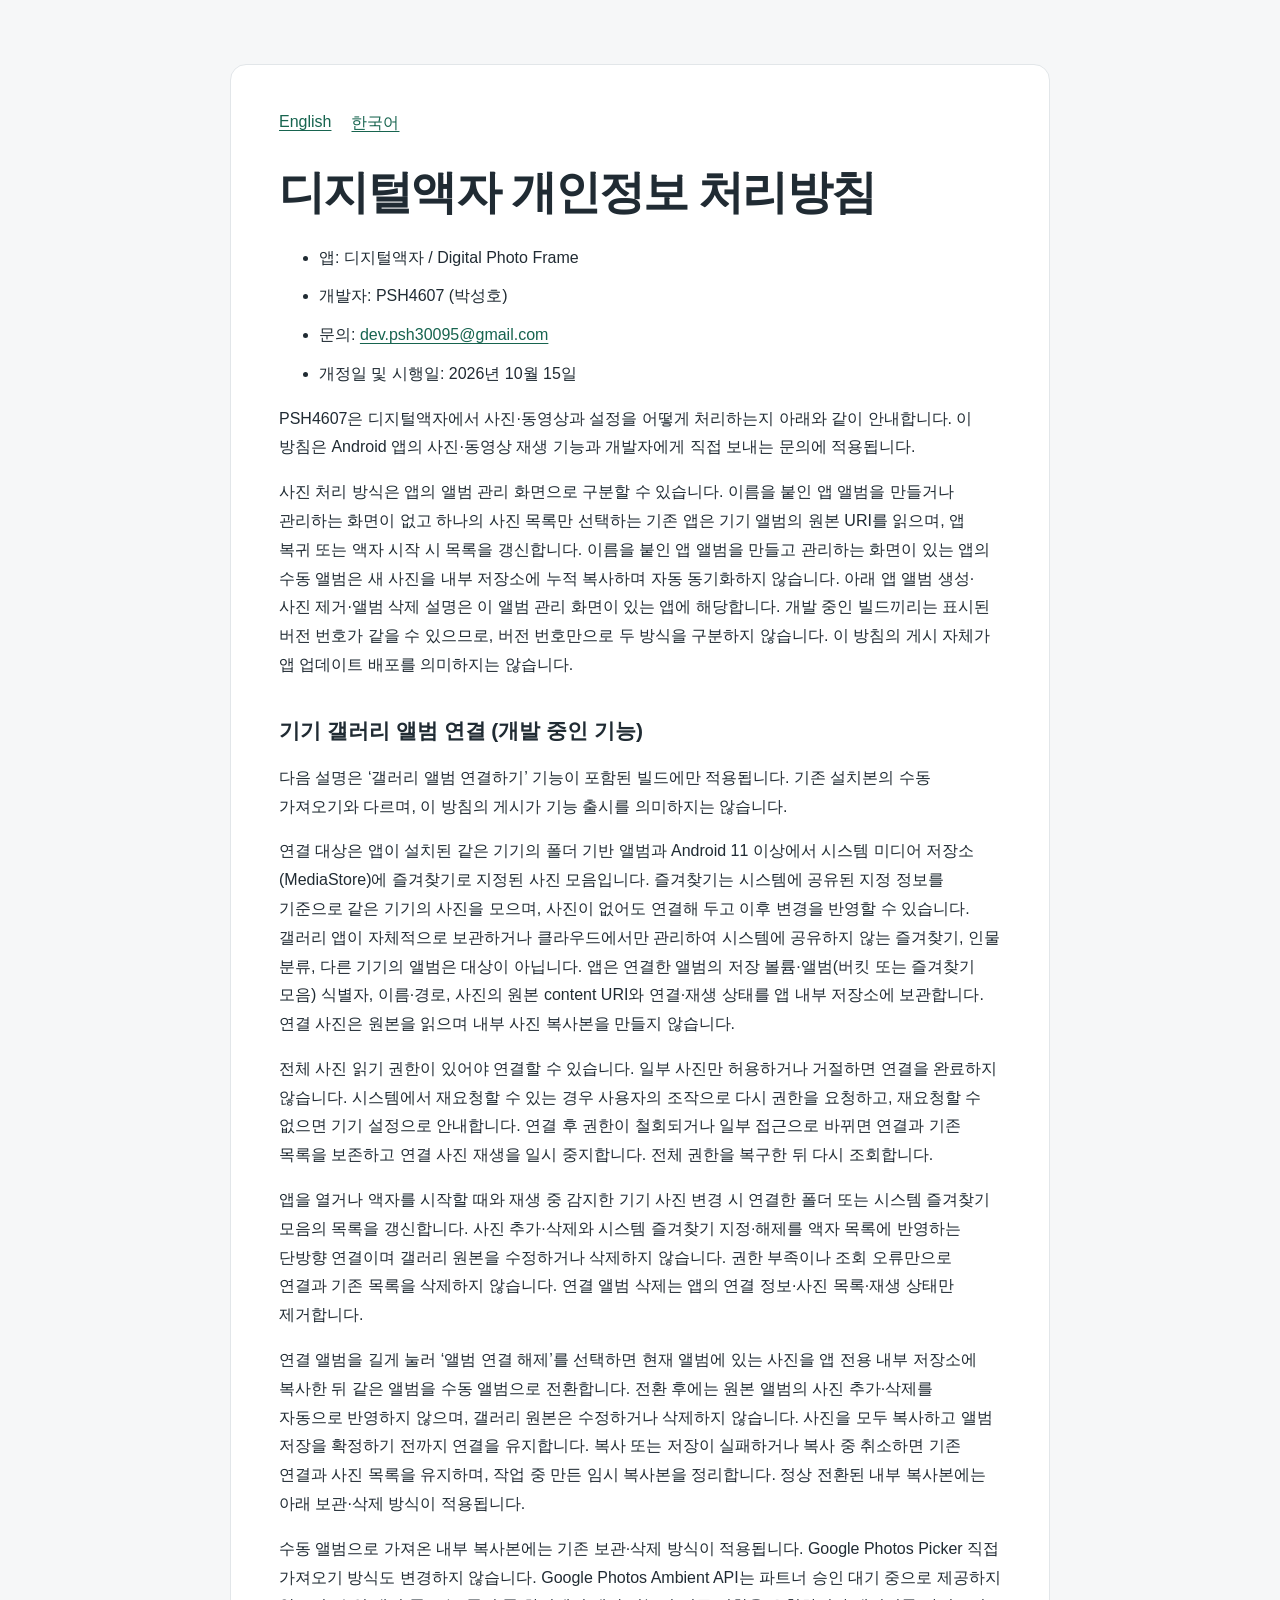
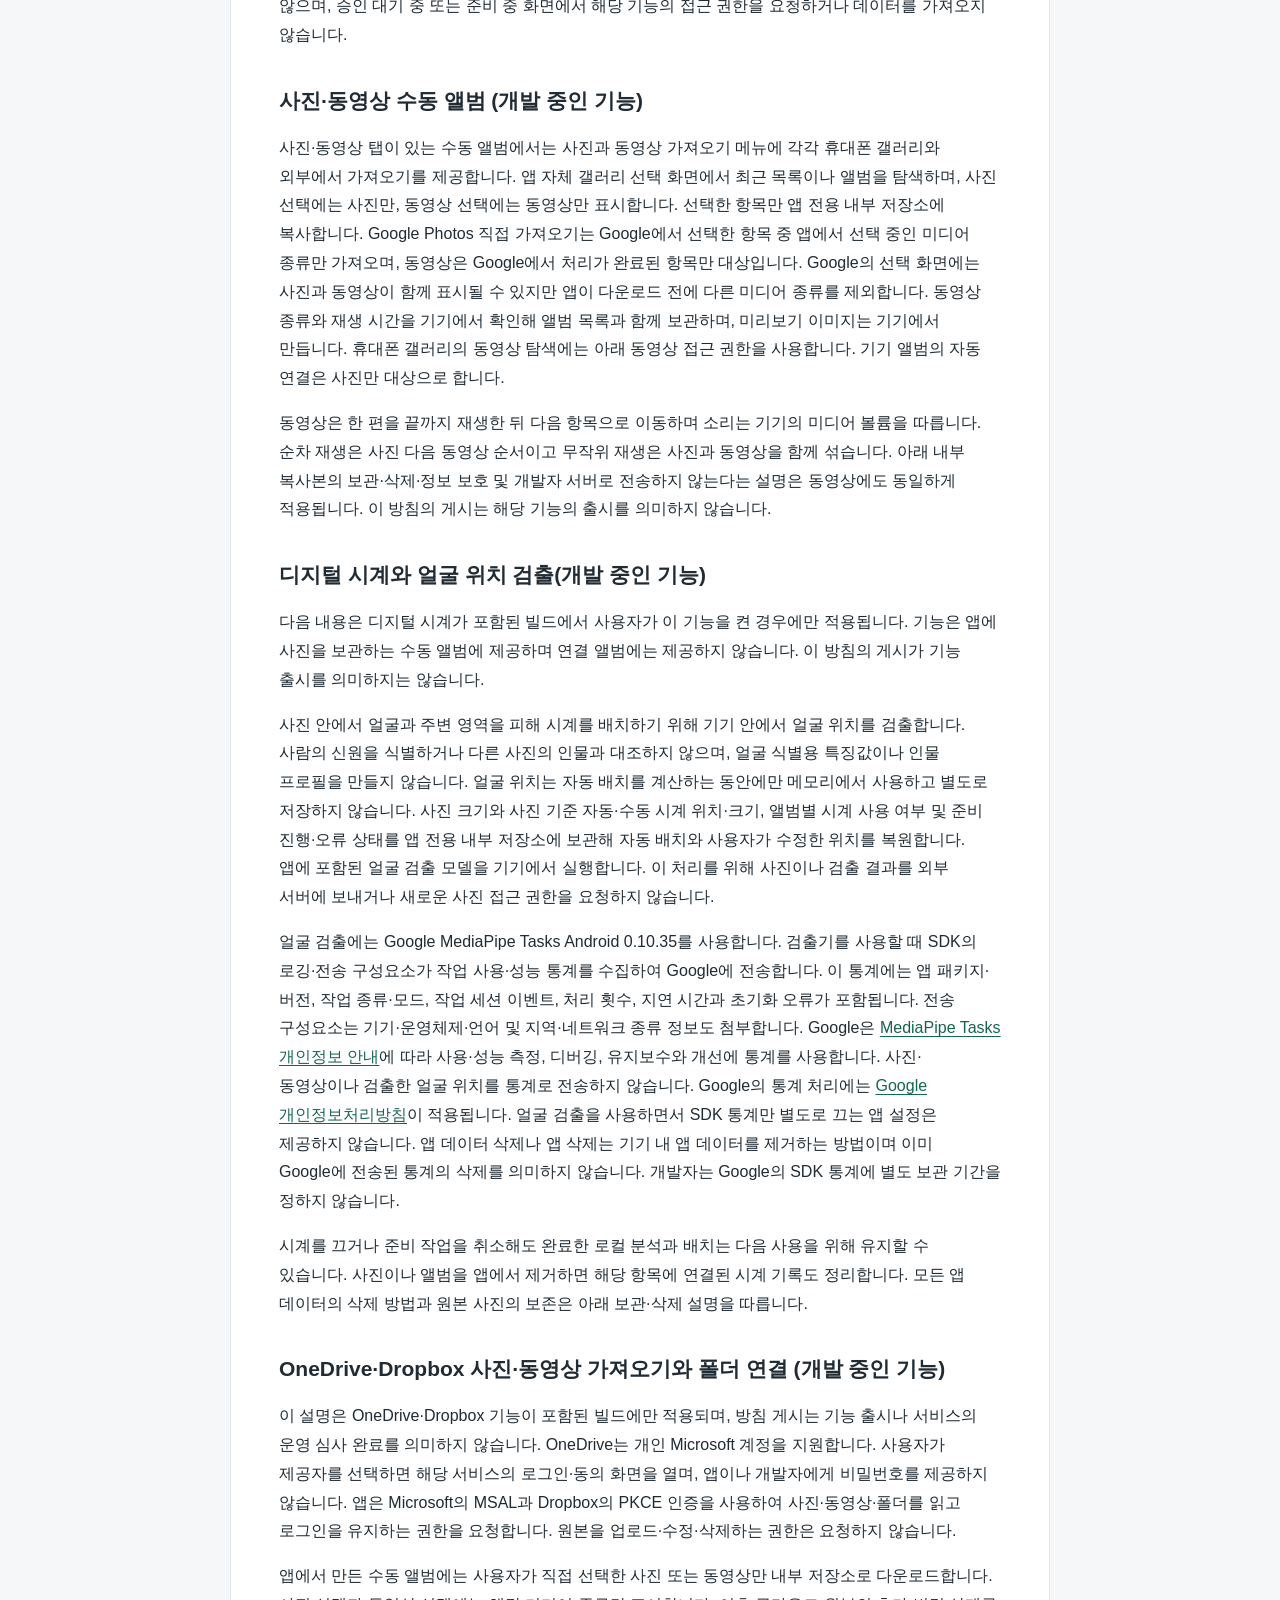
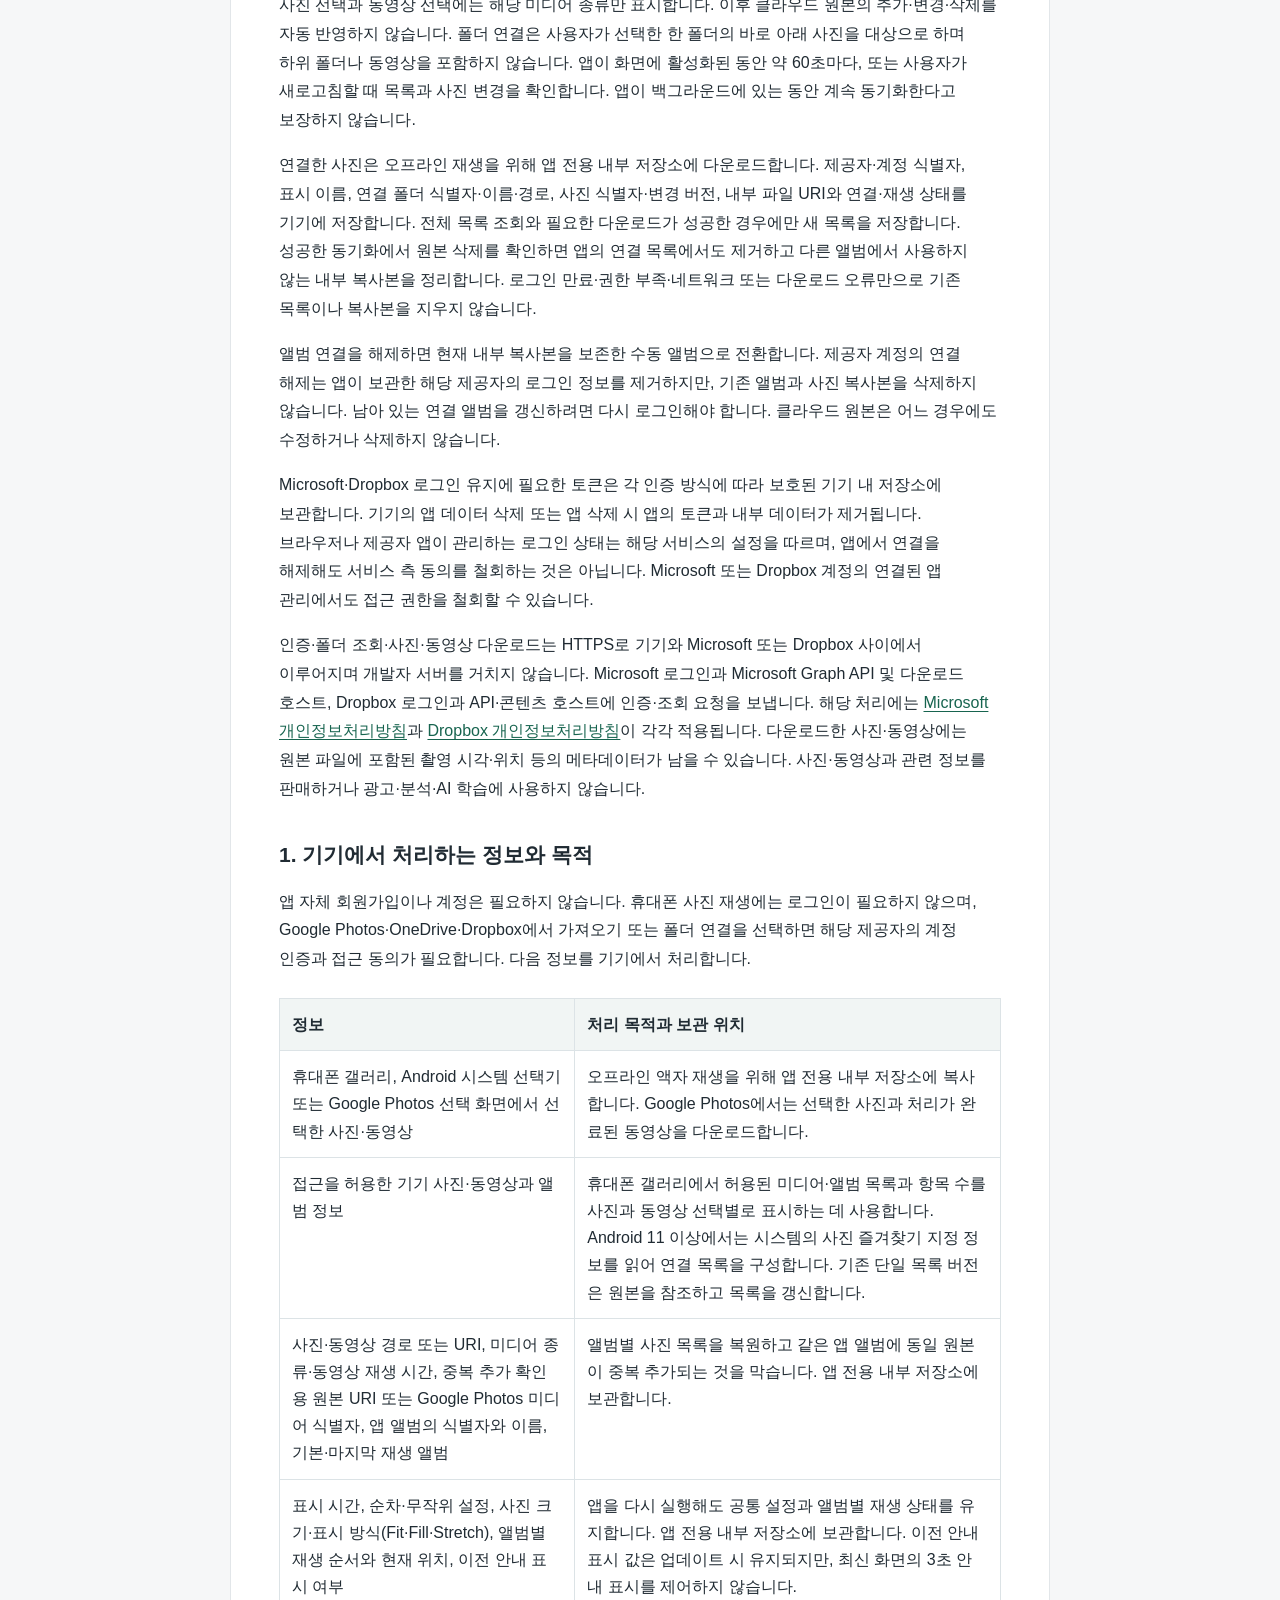
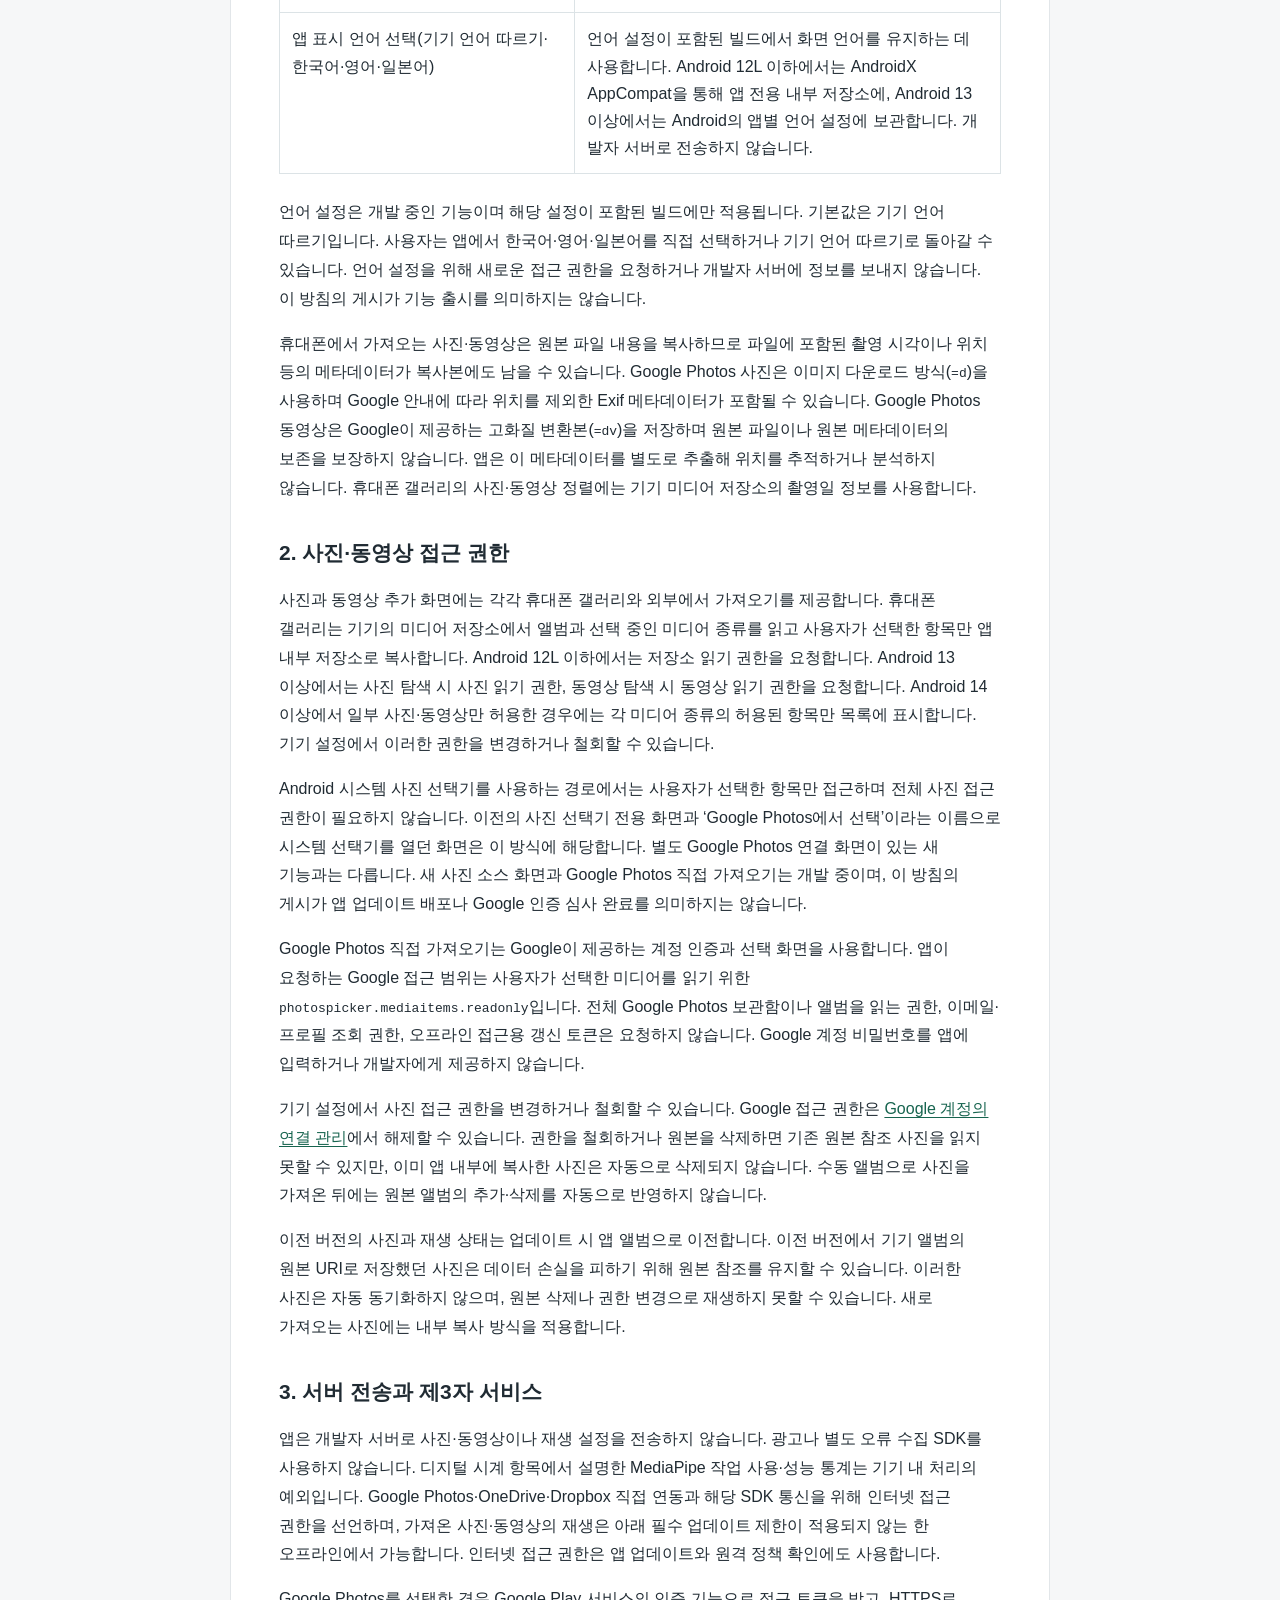
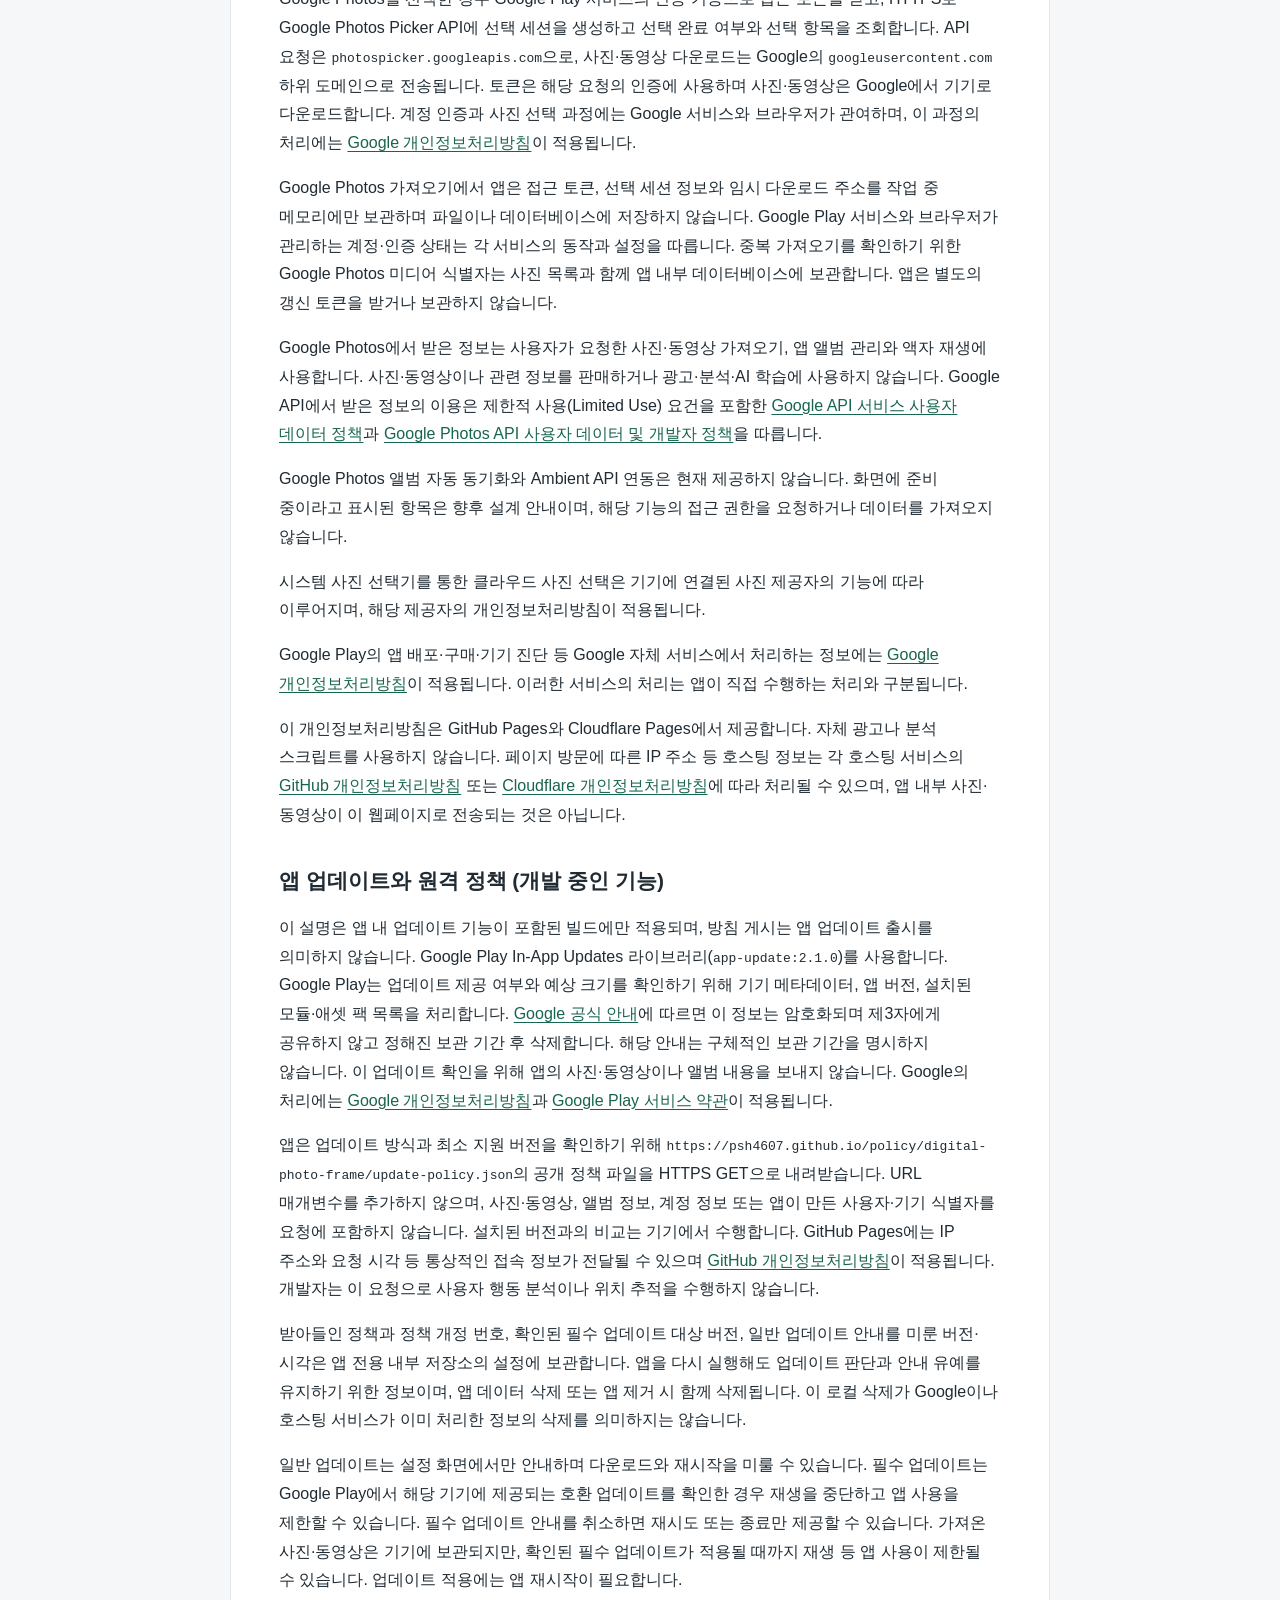
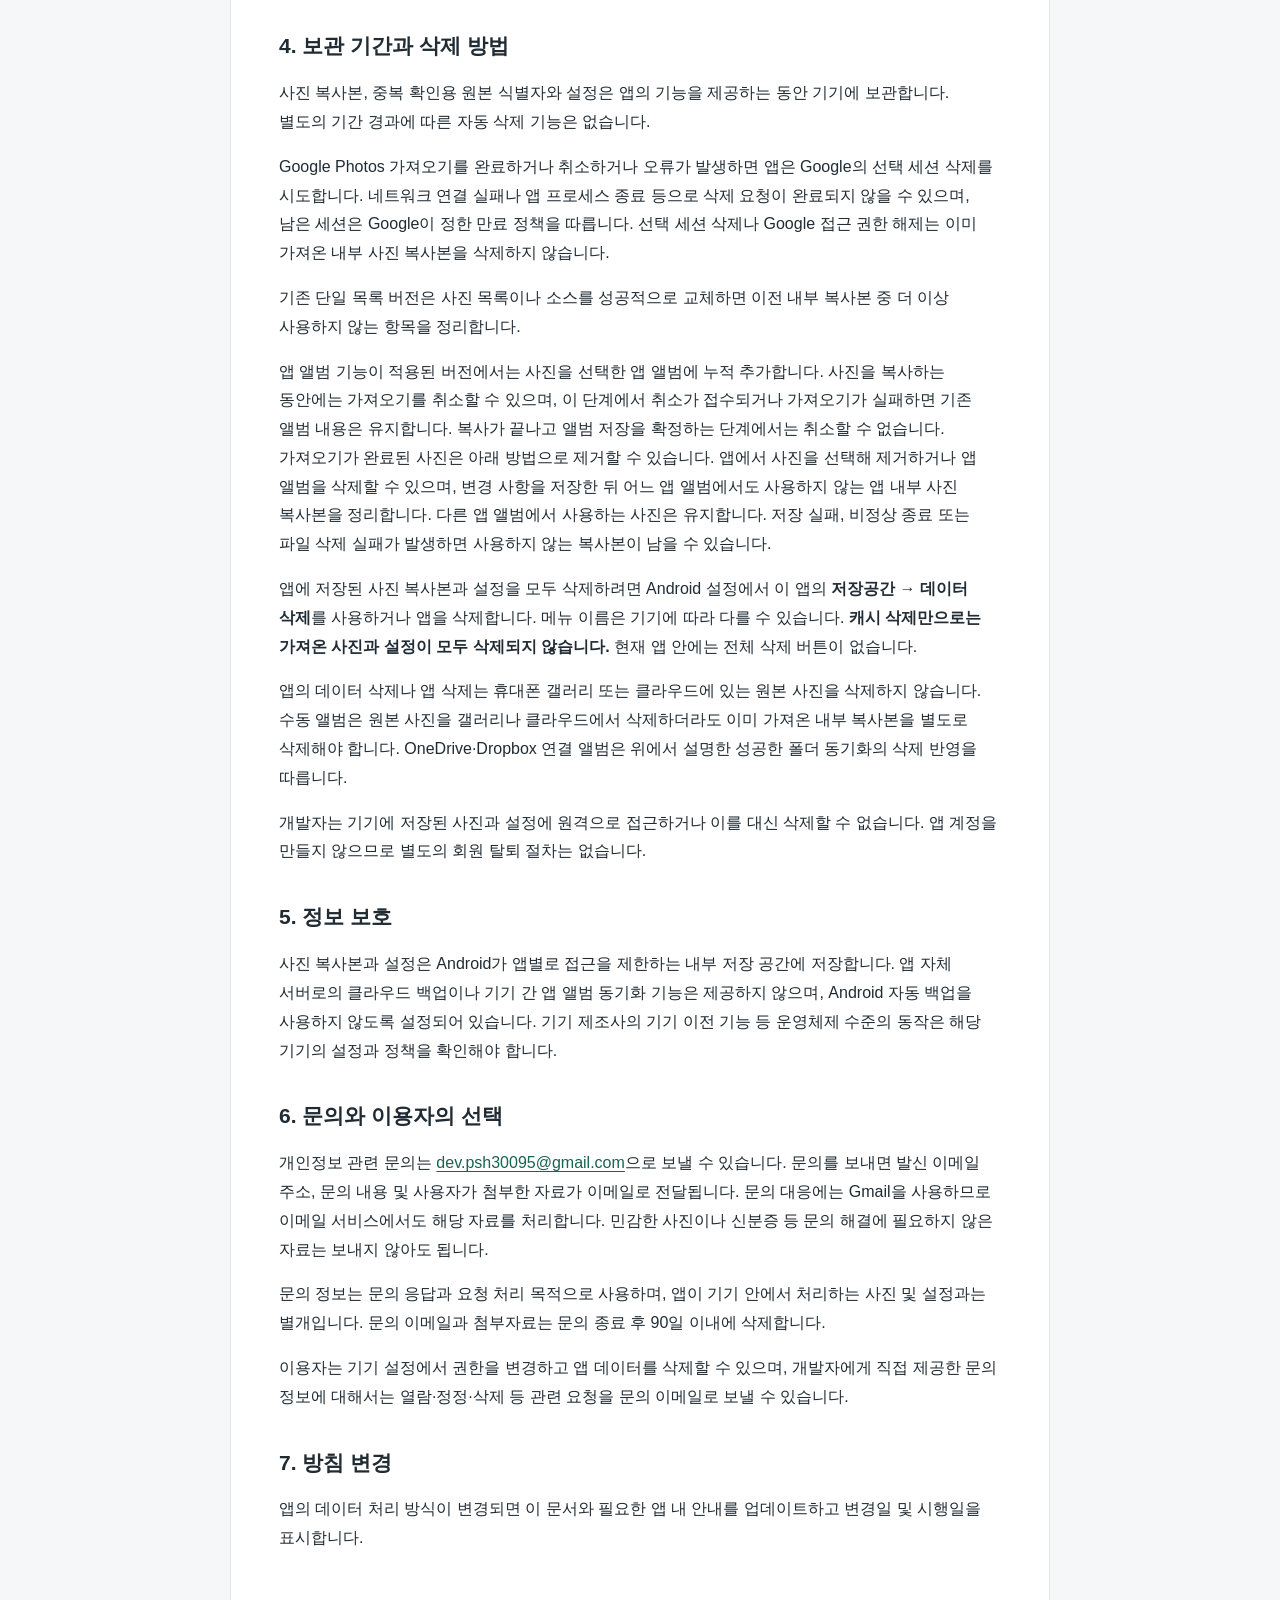
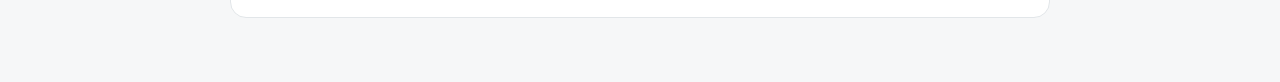
<file: policy/digital-photo-frame/ko.html>
<!doctype html>
<html lang="ko">
<head>
<meta charset="utf-8">
<meta name="viewport" content="width=device-width, initial-scale=1">
<title>디지털액자 개인정보 처리방침</title>
<link rel="stylesheet" href="style.css">
<link rel="alternate" hreflang="en" href="https://psh4607.github.io/policy/digital-photo-frame/">
<link rel="alternate" hreflang="ko" href="https://psh4607.github.io/policy/digital-photo-frame/ko.html">
</head>
<body><main>
<nav aria-label="Language"><a href="index.html" lang="en">English</a><a href="ko.html" lang="ko">한국어</a></nav>
<h1>디지털액자 개인정보 처리방침</h1>
<ul>
<li>앱: 디지털액자 / Digital Photo Frame</li>
<li>개발자: PSH4607 (박성호)</li>
<li>문의: <a href="mailto:dev.psh30095@gmail.com">dev.psh30095@gmail.com</a></li>
<li>개정일 및 시행일: 2026년 10월 15일</li>
</ul>
<p>PSH4607은 디지털액자에서 사진·동영상과 설정을 어떻게 처리하는지 아래와 같이 안내합니다. 이 방침은 Android 앱의 사진·동영상 재생 기능과 개발자에게 직접 보내는 문의에 적용됩니다.</p>
<p>사진 처리 방식은 앱의 앨범 관리 화면으로 구분할 수 있습니다. 이름을 붙인 앱 앨범을 만들거나 관리하는 화면이 없고 하나의 사진 목록만 선택하는 기존 앱은 기기 앨범의 원본 URI를 읽으며, 앱 복귀 또는 액자 시작 시 목록을 갱신합니다. 이름을 붙인 앱 앨범을 만들고 관리하는 화면이 있는 앱의 수동 앨범은 새 사진을 내부 저장소에 누적 복사하며 자동 동기화하지 않습니다. 아래 앱 앨범 생성·사진 제거·앨범 삭제 설명은 이 앨범 관리 화면이 있는 앱에 해당합니다. 개발 중인 빌드끼리는 표시된 버전 번호가 같을 수 있으므로, 버전 번호만으로 두 방식을 구분하지 않습니다. 이 방침의 게시 자체가 앱 업데이트 배포를 의미하지는 않습니다.</p>
<h2>기기 갤러리 앨범 연결 (개발 중인 기능)</h2>
<p>다음 설명은 ‘갤러리 앨범 연결하기’ 기능이 포함된 빌드에만 적용됩니다. 기존 설치본의 수동 가져오기와 다르며, 이 방침의 게시가 기능 출시를 의미하지는 않습니다.</p>
<p>연결 대상은 앱이 설치된 같은 기기의 폴더 기반 앨범과 Android 11 이상에서 시스템 미디어 저장소(MediaStore)에 즐겨찾기로 지정된 사진 모음입니다. 즐겨찾기는 시스템에 공유된 지정 정보를 기준으로 같은 기기의 사진을 모으며, 사진이 없어도 연결해 두고 이후 변경을 반영할 수 있습니다. 갤러리 앱이 자체적으로 보관하거나 클라우드에서만 관리하여 시스템에 공유하지 않는 즐겨찾기, 인물 분류, 다른 기기의 앨범은 대상이 아닙니다. 앱은 연결한 앨범의 저장 볼륨·앨범(버킷 또는 즐겨찾기 모음) 식별자, 이름·경로, 사진의 원본 content URI와 연결·재생 상태를 앱 내부 저장소에 보관합니다. 연결 사진은 원본을 읽으며 내부 사진 복사본을 만들지 않습니다.</p>
<p>전체 사진 읽기 권한이 있어야 연결할 수 있습니다. 일부 사진만 허용하거나 거절하면 연결을 완료하지 않습니다. 시스템에서 재요청할 수 있는 경우 사용자의 조작으로 다시 권한을 요청하고, 재요청할 수 없으면 기기 설정으로 안내합니다. 연결 후 권한이 철회되거나 일부 접근으로 바뀌면 연결과 기존 목록을 보존하고 연결 사진 재생을 일시 중지합니다. 전체 권한을 복구한 뒤 다시 조회합니다.</p>
<p>앱을 열거나 액자를 시작할 때와 재생 중 감지한 기기 사진 변경 시 연결한 폴더 또는 시스템 즐겨찾기 모음의 목록을 갱신합니다. 사진 추가·삭제와 시스템 즐겨찾기 지정·해제를 액자 목록에 반영하는 단방향 연결이며 갤러리 원본을 수정하거나 삭제하지 않습니다. 권한 부족이나 조회 오류만으로 연결과 기존 목록을 삭제하지 않습니다. 연결 앨범 삭제는 앱의 연결 정보·사진 목록·재생 상태만 제거합니다.</p>
<p>연결 앨범을 길게 눌러 ‘앨범 연결 해제’를 선택하면 현재 앨범에 있는 사진을 앱 전용 내부 저장소에 복사한 뒤 같은 앨범을 수동 앨범으로 전환합니다. 전환 후에는 원본 앨범의 사진 추가·삭제를 자동으로 반영하지 않으며, 갤러리 원본은 수정하거나 삭제하지 않습니다. 사진을 모두 복사하고 앨범 저장을 확정하기 전까지 연결을 유지합니다. 복사 또는 저장이 실패하거나 복사 중 취소하면 기존 연결과 사진 목록을 유지하며, 작업 중 만든 임시 복사본을 정리합니다. 정상 전환된 내부 복사본에는 아래 보관·삭제 방식이 적용됩니다.</p>
<p>수동 앨범으로 가져온 내부 복사본에는 기존 보관·삭제 방식이 적용됩니다. Google Photos Picker 직접 가져오기 방식도 변경하지 않습니다. Google Photos Ambient API는 파트너 승인 대기 중으로 제공하지 않으며, 승인 대기 중 또는 준비 중 화면에서 해당 기능의 접근 권한을 요청하거나 데이터를 가져오지 않습니다.</p>
<h2>사진·동영상 수동 앨범 (개발 중인 기능)</h2>
<p>사진·동영상 탭이 있는 수동 앨범에서는 사진과 동영상 가져오기 메뉴에 각각 휴대폰 갤러리와 외부에서 가져오기를 제공합니다. 앱 자체 갤러리 선택 화면에서 최근 목록이나 앨범을 탐색하며, 사진 선택에는 사진만, 동영상 선택에는 동영상만 표시합니다. 선택한 항목만 앱 전용 내부 저장소에 복사합니다. Google Photos 직접 가져오기는 Google에서 선택한 항목 중 앱에서 선택 중인 미디어 종류만 가져오며, 동영상은 Google에서 처리가 완료된 항목만 대상입니다. Google의 선택 화면에는 사진과 동영상이 함께 표시될 수 있지만 앱이 다운로드 전에 다른 미디어 종류를 제외합니다. 동영상 종류와 재생 시간을 기기에서 확인해 앨범 목록과 함께 보관하며, 미리보기 이미지는 기기에서 만듭니다. 휴대폰 갤러리의 동영상 탐색에는 아래 동영상 접근 권한을 사용합니다. 기기 앨범의 자동 연결은 사진만 대상으로 합니다.</p>
<p>동영상은 한 편을 끝까지 재생한 뒤 다음 항목으로 이동하며 소리는 기기의 미디어 볼륨을 따릅니다. 순차 재생은 사진 다음 동영상 순서이고 무작위 재생은 사진과 동영상을 함께 섞습니다. 아래 내부 복사본의 보관·삭제·정보 보호 및 개발자 서버로 전송하지 않는다는 설명은 동영상에도 동일하게 적용됩니다. 이 방침의 게시는 해당 기능의 출시를 의미하지 않습니다.</p>
<h2>디지털 시계와 얼굴 위치 검출(개발 중인 기능)</h2>
<p>다음 내용은 디지털 시계가 포함된 빌드에서 사용자가 이 기능을 켠 경우에만 적용됩니다. 기능은 앱에 사진을 보관하는 수동 앨범에 제공하며 연결 앨범에는 제공하지 않습니다. 이 방침의 게시가 기능 출시를 의미하지는 않습니다.</p>
<p>사진 안에서 얼굴과 주변 영역을 피해 시계를 배치하기 위해 기기 안에서 얼굴 위치를 검출합니다. 사람의 신원을 식별하거나 다른 사진의 인물과 대조하지 않으며, 얼굴 식별용 특징값이나 인물 프로필을 만들지 않습니다. 얼굴 위치는 자동 배치를 계산하는 동안에만 메모리에서 사용하고 별도로 저장하지 않습니다. 사진 크기와 사진 기준 자동·수동 시계 위치·크기, 앨범별 시계 사용 여부 및 준비 진행·오류 상태를 앱 전용 내부 저장소에 보관해 자동 배치와 사용자가 수정한 위치를 복원합니다. 앱에 포함된 얼굴 검출 모델을 기기에서 실행합니다. 이 처리를 위해 사진이나 검출 결과를 외부 서버에 보내거나 새로운 사진 접근 권한을 요청하지 않습니다.</p>
<p>얼굴 검출에는 Google MediaPipe Tasks Android 0.10.35를 사용합니다. 검출기를 사용할 때 SDK의 로깅·전송 구성요소가 작업 사용·성능 통계를 수집하여 Google에 전송합니다. 이 통계에는 앱 패키지·버전, 작업 종류·모드, 작업 세션 이벤트, 처리 횟수, 지연 시간과 초기화 오류가 포함됩니다. 전송 구성요소는 기기·운영체제·언어 및 지역·네트워크 종류 정보도 첨부합니다. Google은 <a href="https://developers.google.com/edge/mediapipe/solutions/tasks#mediapipe_tasks_privacy_notice" rel="nofollow">MediaPipe Tasks 개인정보 안내</a>에 따라 사용·성능 측정, 디버깅, 유지보수와 개선에 통계를 사용합니다. 사진·동영상이나 검출한 얼굴 위치를 통계로 전송하지 않습니다. Google의 통계 처리에는 <a href="https://policies.google.com/privacy" rel="nofollow">Google 개인정보처리방침</a>이 적용됩니다. 얼굴 검출을 사용하면서 SDK 통계만 별도로 끄는 앱 설정은 제공하지 않습니다. 앱 데이터 삭제나 앱 삭제는 기기 내 앱 데이터를 제거하는 방법이며 이미 Google에 전송된 통계의 삭제를 의미하지 않습니다. 개발자는 Google의 SDK 통계에 별도 보관 기간을 정하지 않습니다.</p>
<p>시계를 끄거나 준비 작업을 취소해도 완료한 로컬 분석과 배치는 다음 사용을 위해 유지할 수 있습니다. 사진이나 앨범을 앱에서 제거하면 해당 항목에 연결된 시계 기록도 정리합니다. 모든 앱 데이터의 삭제 방법과 원본 사진의 보존은 아래 보관·삭제 설명을 따릅니다.</p>
<h2>OneDrive·Dropbox 사진·동영상 가져오기와 폴더 연결 (개발 중인 기능)</h2>
<p>이 설명은 OneDrive·Dropbox 기능이 포함된 빌드에만 적용되며, 방침 게시는 기능 출시나 서비스의 운영 심사 완료를 의미하지 않습니다. OneDrive는 개인 Microsoft 계정을 지원합니다. 사용자가 제공자를 선택하면 해당 서비스의 로그인·동의 화면을 열며, 앱이나 개발자에게 비밀번호를 제공하지 않습니다. 앱은 Microsoft의 MSAL과 Dropbox의 PKCE 인증을 사용하여 사진·동영상·폴더를 읽고 로그인을 유지하는 권한을 요청합니다. 원본을 업로드·수정·삭제하는 권한은 요청하지 않습니다.</p>
<p>앱에서 만든 수동 앨범에는 사용자가 직접 선택한 사진 또는 동영상만 내부 저장소로 다운로드합니다. 사진 선택과 동영상 선택에는 해당 미디어 종류만 표시합니다. 이후 클라우드 원본의 추가·변경·삭제를 자동 반영하지 않습니다. 폴더 연결은 사용자가 선택한 한 폴더의 바로 아래 사진을 대상으로 하며 하위 폴더나 동영상을 포함하지 않습니다. 앱이 화면에 활성화된 동안 약 60초마다, 또는 사용자가 새로고침할 때 목록과 사진 변경을 확인합니다. 앱이 백그라운드에 있는 동안 계속 동기화한다고 보장하지 않습니다.</p>
<p>연결한 사진은 오프라인 재생을 위해 앱 전용 내부 저장소에 다운로드합니다. 제공자·계정 식별자, 표시 이름, 연결 폴더 식별자·이름·경로, 사진 식별자·변경 버전, 내부 파일 URI와 연결·재생 상태를 기기에 저장합니다. 전체 목록 조회와 필요한 다운로드가 성공한 경우에만 새 목록을 저장합니다. 성공한 동기화에서 원본 삭제를 확인하면 앱의 연결 목록에서도 제거하고 다른 앨범에서 사용하지 않는 내부 복사본을 정리합니다. 로그인 만료·권한 부족·네트워크 또는 다운로드 오류만으로 기존 목록이나 복사본을 지우지 않습니다.</p>
<p>앨범 연결을 해제하면 현재 내부 복사본을 보존한 수동 앨범으로 전환합니다. 제공자 계정의 연결 해제는 앱이 보관한 해당 제공자의 로그인 정보를 제거하지만, 기존 앨범과 사진 복사본을 삭제하지 않습니다. 남아 있는 연결 앨범을 갱신하려면 다시 로그인해야 합니다. 클라우드 원본은 어느 경우에도 수정하거나 삭제하지 않습니다.</p>
<p>Microsoft·Dropbox 로그인 유지에 필요한 토큰은 각 인증 방식에 따라 보호된 기기 내 저장소에 보관합니다. 기기의 앱 데이터 삭제 또는 앱 삭제 시 앱의 토큰과 내부 데이터가 제거됩니다. 브라우저나 제공자 앱이 관리하는 로그인 상태는 해당 서비스의 설정을 따르며, 앱에서 연결을 해제해도 서비스 측 동의를 철회하는 것은 아닙니다. Microsoft 또는 Dropbox 계정의 연결된 앱 관리에서도 접근 권한을 철회할 수 있습니다.</p>
<p>인증·폴더 조회·사진·동영상 다운로드는 HTTPS로 기기와 Microsoft 또는 Dropbox 사이에서 이루어지며 개발자 서버를 거치지 않습니다. Microsoft 로그인과 Microsoft Graph API 및 다운로드 호스트, Dropbox 로그인과 API·콘텐츠 호스트에 인증·조회 요청을 보냅니다. 해당 처리에는 <a href="https://privacy.microsoft.com/privacystatement" rel="nofollow">Microsoft 개인정보처리방침</a>과 <a href="https://www.dropbox.com/privacy" rel="nofollow">Dropbox 개인정보처리방침</a>이 각각 적용됩니다. 다운로드한 사진·동영상에는 원본 파일에 포함된 촬영 시각·위치 등의 메타데이터가 남을 수 있습니다. 사진·동영상과 관련 정보를 판매하거나 광고·분석·AI 학습에 사용하지 않습니다.</p>
<h2>1. 기기에서 처리하는 정보와 목적</h2>
<p>앱 자체 회원가입이나 계정은 필요하지 않습니다. 휴대폰 사진 재생에는 로그인이 필요하지 않으며, Google Photos·OneDrive·Dropbox에서 가져오기 또는 폴더 연결을 선택하면 해당 제공자의 계정 인증과 접근 동의가 필요합니다. 다음 정보를 기기에서 처리합니다.</p>
<markdown-accessiblity-table><table role="table">
<thead>
<tr>
<th>정보</th>
<th>처리 목적과 보관 위치</th>
</tr>
</thead>
<tbody>
<tr>
<td>휴대폰 갤러리, Android 시스템 선택기 또는 Google Photos 선택 화면에서 선택한 사진·동영상</td>
<td>오프라인 액자 재생을 위해 앱 전용 내부 저장소에 복사합니다. Google Photos에서는 선택한 사진과 처리가 완료된 동영상을 다운로드합니다.</td>
</tr>
<tr>
<td>접근을 허용한 기기 사진·동영상과 앨범 정보</td>
<td>휴대폰 갤러리에서 허용된 미디어·앨범 목록과 항목 수를 사진과 동영상 선택별로 표시하는 데 사용합니다. Android 11 이상에서는 시스템의 사진 즐겨찾기 지정 정보를 읽어 연결 목록을 구성합니다. 기존 단일 목록 버전은 원본을 참조하고 목록을 갱신합니다.</td>
</tr>
<tr>
<td>사진·동영상 경로 또는 URI, 미디어 종류·동영상 재생 시간, 중복 추가 확인용 원본 URI 또는 Google Photos 미디어 식별자, 앱 앨범의 식별자와 이름, 기본·마지막 재생 앨범</td>
<td>앨범별 사진 목록을 복원하고 같은 앱 앨범에 동일 원본이 중복 추가되는 것을 막습니다. 앱 전용 내부 저장소에 보관합니다.</td>
</tr>
<tr>
<td>표시 시간, 순차·무작위 설정, 사진 크기·표시 방식(Fit·Fill·Stretch), 앨범별 재생 순서와 현재 위치, 이전 안내 표시 여부</td>
<td>앱을 다시 실행해도 공통 설정과 앨범별 재생 상태를 유지합니다. 앱 전용 내부 저장소에 보관합니다. 이전 안내 표시 값은 업데이트 시 유지되지만, 최신 화면의 3초 안내 표시를 제어하지 않습니다.</td>
</tr>
<tr>
<td>앱 표시 언어 선택(기기 언어 따르기·한국어·영어·일본어)</td>
<td>언어 설정이 포함된 빌드에서 화면 언어를 유지하는 데 사용합니다. Android 12L 이하에서는 AndroidX AppCompat을 통해 앱 전용 내부 저장소에, Android 13 이상에서는 Android의 앱별 언어 설정에 보관합니다. 개발자 서버로 전송하지 않습니다.</td>
</tr>
</tbody>
</table></markdown-accessiblity-table>
<p>언어 설정은 개발 중인 기능이며 해당 설정이 포함된 빌드에만 적용됩니다. 기본값은 기기 언어 따르기입니다. 사용자는 앱에서 한국어·영어·일본어를 직접 선택하거나 기기 언어 따르기로 돌아갈 수 있습니다. 언어 설정을 위해 새로운 접근 권한을 요청하거나 개발자 서버에 정보를 보내지 않습니다. 이 방침의 게시가 기능 출시를 의미하지는 않습니다.</p>
<p>휴대폰에서 가져오는 사진·동영상은 원본 파일 내용을 복사하므로 파일에 포함된 촬영 시각이나 위치 등의 메타데이터가 복사본에도 남을 수 있습니다. Google Photos 사진은 이미지 다운로드 방식(<code class="notranslate">=d</code>)을 사용하며 Google 안내에 따라 위치를 제외한 Exif 메타데이터가 포함될 수 있습니다. Google Photos 동영상은 Google이 제공하는 고화질 변환본(<code class="notranslate">=dv</code>)을 저장하며 원본 파일이나 원본 메타데이터의 보존을 보장하지 않습니다. 앱은 이 메타데이터를 별도로 추출해 위치를 추적하거나 분석하지 않습니다. 휴대폰 갤러리의 사진·동영상 정렬에는 기기 미디어 저장소의 촬영일 정보를 사용합니다.</p>
<h2>2. 사진·동영상 접근 권한</h2>
<p>사진과 동영상 추가 화면에는 각각 휴대폰 갤러리와 외부에서 가져오기를 제공합니다. 휴대폰 갤러리는 기기의 미디어 저장소에서 앨범과 선택 중인 미디어 종류를 읽고 사용자가 선택한 항목만 앱 내부 저장소로 복사합니다. Android 12L 이하에서는 저장소 읽기 권한을 요청합니다. Android 13 이상에서는 사진 탐색 시 사진 읽기 권한, 동영상 탐색 시 동영상 읽기 권한을 요청합니다. Android 14 이상에서 일부 사진·동영상만 허용한 경우에는 각 미디어 종류의 허용된 항목만 목록에 표시합니다. 기기 설정에서 이러한 권한을 변경하거나 철회할 수 있습니다.</p>
<p>Android 시스템 사진 선택기를 사용하는 경로에서는 사용자가 선택한 항목만 접근하며 전체 사진 접근 권한이 필요하지 않습니다. 이전의 사진 선택기 전용 화면과 ‘Google Photos에서 선택’이라는 이름으로 시스템 선택기를 열던 화면은 이 방식에 해당합니다. 별도 Google Photos 연결 화면이 있는 새 기능과는 다릅니다. 새 사진 소스 화면과 Google Photos 직접 가져오기는 개발 중이며, 이 방침의 게시가 앱 업데이트 배포나 Google 인증 심사 완료를 의미하지는 않습니다.</p>
<p>Google Photos 직접 가져오기는 Google이 제공하는 계정 인증과 선택 화면을 사용합니다. 앱이 요청하는 Google 접근 범위는 사용자가 선택한 미디어를 읽기 위한 <code class="notranslate">photospicker.mediaitems.readonly</code>입니다. 전체 Google Photos 보관함이나 앨범을 읽는 권한, 이메일·프로필 조회 권한, 오프라인 접근용 갱신 토큰은 요청하지 않습니다. Google 계정 비밀번호를 앱에 입력하거나 개발자에게 제공하지 않습니다.</p>
<p>기기 설정에서 사진 접근 권한을 변경하거나 철회할 수 있습니다. Google 접근 권한은 <a href="https://myaccount.google.com/connections" rel="nofollow">Google 계정의 연결 관리</a>에서 해제할 수 있습니다. 권한을 철회하거나 원본을 삭제하면 기존 원본 참조 사진을 읽지 못할 수 있지만, 이미 앱 내부에 복사한 사진은 자동으로 삭제되지 않습니다. 수동 앨범으로 사진을 가져온 뒤에는 원본 앨범의 추가·삭제를 자동으로 반영하지 않습니다.</p>
<p>이전 버전의 사진과 재생 상태는 업데이트 시 앱 앨범으로 이전합니다. 이전 버전에서 기기 앨범의 원본 URI로 저장했던 사진은 데이터 손실을 피하기 위해 원본 참조를 유지할 수 있습니다. 이러한 사진은 자동 동기화하지 않으며, 원본 삭제나 권한 변경으로 재생하지 못할 수 있습니다. 새로 가져오는 사진에는 내부 복사 방식을 적용합니다.</p>
<h2>3. 서버 전송과 제3자 서비스</h2>
<p>앱은 개발자 서버로 사진·동영상이나 재생 설정을 전송하지 않습니다. 광고나 별도 오류 수집 SDK를 사용하지 않습니다. 디지털 시계 항목에서 설명한 MediaPipe 작업 사용·성능 통계는 기기 내 처리의 예외입니다. Google Photos·OneDrive·Dropbox 직접 연동과 해당 SDK 통신을 위해 인터넷 접근 권한을 선언하며, 가져온 사진·동영상의 재생은 아래 필수 업데이트 제한이 적용되지 않는 한 오프라인에서 가능합니다. 인터넷 접근 권한은 앱 업데이트와 원격 정책 확인에도 사용합니다.</p>
<p>Google Photos를 선택한 경우 Google Play 서비스의 인증 기능으로 접근 토큰을 받고, HTTPS로 Google Photos Picker API에 선택 세션을 생성하고 선택 완료 여부와 선택 항목을 조회합니다. API 요청은 <code class="notranslate">photospicker.googleapis.com</code>으로, 사진·동영상 다운로드는 Google의 <code class="notranslate">googleusercontent.com</code> 하위 도메인으로 전송됩니다. 토큰은 해당 요청의 인증에 사용하며 사진·동영상은 Google에서 기기로 다운로드합니다. 계정 인증과 사진 선택 과정에는 Google 서비스와 브라우저가 관여하며, 이 과정의 처리에는 <a href="https://policies.google.com/privacy" rel="nofollow">Google 개인정보처리방침</a>이 적용됩니다.</p>
<p>Google Photos 가져오기에서 앱은 접근 토큰, 선택 세션 정보와 임시 다운로드 주소를 작업 중 메모리에만 보관하며 파일이나 데이터베이스에 저장하지 않습니다. Google Play 서비스와 브라우저가 관리하는 계정·인증 상태는 각 서비스의 동작과 설정을 따릅니다. 중복 가져오기를 확인하기 위한 Google Photos 미디어 식별자는 사진 목록과 함께 앱 내부 데이터베이스에 보관합니다. 앱은 별도의 갱신 토큰을 받거나 보관하지 않습니다.</p>
<p>Google Photos에서 받은 정보는 사용자가 요청한 사진·동영상 가져오기, 앱 앨범 관리와 액자 재생에 사용합니다. 사진·동영상이나 관련 정보를 판매하거나 광고·분석·AI 학습에 사용하지 않습니다. Google API에서 받은 정보의 이용은 제한적 사용(Limited Use) 요건을 포함한 <a href="https://developers.google.com/terms/api-services-user-data-policy" rel="nofollow">Google API 서비스 사용자 데이터 정책</a>과 <a href="https://developers.google.com/photos/support/api-policy" rel="nofollow">Google Photos API 사용자 데이터 및 개발자 정책</a>을 따릅니다.</p>
<p>Google Photos 앨범 자동 동기화와 Ambient API 연동은 현재 제공하지 않습니다. 화면에 준비 중이라고 표시된 항목은 향후 설계 안내이며, 해당 기능의 접근 권한을 요청하거나 데이터를 가져오지 않습니다.</p>
<p>시스템 사진 선택기를 통한 클라우드 사진 선택은 기기에 연결된 사진 제공자의 기능에 따라 이루어지며, 해당 제공자의 개인정보처리방침이 적용됩니다.</p>
<p>Google Play의 앱 배포·구매·기기 진단 등 Google 자체 서비스에서 처리하는 정보에는 <a href="https://policies.google.com/privacy" rel="nofollow">Google 개인정보처리방침</a>이 적용됩니다. 이러한 서비스의 처리는 앱이 직접 수행하는 처리와 구분됩니다.</p>
<p>이 개인정보처리방침은 GitHub Pages와 Cloudflare Pages에서 제공합니다. 자체 광고나 분석 스크립트를 사용하지 않습니다. 페이지 방문에 따른 IP 주소 등 호스팅 정보는 각 호스팅 서비스의 <a href="https://docs.github.com/en/site-policy/privacy-policies/github-general-privacy-statement">GitHub 개인정보처리방침</a> 또는 <a href="https://www.cloudflare.com/privacypolicy/" rel="nofollow">Cloudflare 개인정보처리방침</a>에 따라 처리될 수 있으며, 앱 내부 사진·동영상이 이 웹페이지로 전송되는 것은 아닙니다.</p>
<h2>앱 업데이트와 원격 정책 (개발 중인 기능)</h2>
<p>이 설명은 앱 내 업데이트 기능이 포함된 빌드에만 적용되며, 방침 게시는 앱 업데이트 출시를 의미하지 않습니다. Google Play In-App Updates 라이브러리(<code class="notranslate">app-update:2.1.0</code>)를 사용합니다. Google Play는 업데이트 제공 여부와 예상 크기를 확인하기 위해 기기 메타데이터, 앱 버전, 설치된 모듈·애셋 팩 목록을 처리합니다. <a href="https://developer.android.com/guide/playcore/in-app-updates#data-safety" rel="nofollow">Google 공식 안내</a>에 따르면 이 정보는 암호화되며 제3자에게 공유하지 않고 정해진 보관 기간 후 삭제합니다. 해당 안내는 구체적인 보관 기간을 명시하지 않습니다. 이 업데이트 확인을 위해 앱의 사진·동영상이나 앨범 내용을 보내지 않습니다. Google의 처리에는 <a href="https://policies.google.com/privacy" rel="nofollow">Google 개인정보처리방침</a>과 <a href="https://play.google.com/about/play-terms/" rel="nofollow">Google Play 서비스 약관</a>이 적용됩니다.</p>
<p>앱은 업데이트 방식과 최소 지원 버전을 확인하기 위해 <code class="notranslate">https://psh4607.github.io/policy/digital-photo-frame/update-policy.json</code>의 공개 정책 파일을 HTTPS GET으로 내려받습니다. URL 매개변수를 추가하지 않으며, 사진·동영상, 앨범 정보, 계정 정보 또는 앱이 만든 사용자·기기 식별자를 요청에 포함하지 않습니다. 설치된 버전과의 비교는 기기에서 수행합니다. GitHub Pages에는 IP 주소와 요청 시각 등 통상적인 접속 정보가 전달될 수 있으며 <a href="https://docs.github.com/en/site-policy/privacy-policies/github-general-privacy-statement">GitHub 개인정보처리방침</a>이 적용됩니다. 개발자는 이 요청으로 사용자 행동 분석이나 위치 추적을 수행하지 않습니다.</p>
<p>받아들인 정책과 정책 개정 번호, 확인된 필수 업데이트 대상 버전, 일반 업데이트 안내를 미룬 버전·시각은 앱 전용 내부 저장소의 설정에 보관합니다. 앱을 다시 실행해도 업데이트 판단과 안내 유예를 유지하기 위한 정보이며, 앱 데이터 삭제 또는 앱 제거 시 함께 삭제됩니다. 이 로컬 삭제가 Google이나 호스팅 서비스가 이미 처리한 정보의 삭제를 의미하지는 않습니다.</p>
<p>일반 업데이트는 설정 화면에서만 안내하며 다운로드와 재시작을 미룰 수 있습니다. 필수 업데이트는 Google Play에서 해당 기기에 제공되는 호환 업데이트를 확인한 경우 재생을 중단하고 앱 사용을 제한할 수 있습니다. 필수 업데이트 안내를 취소하면 재시도 또는 종료만 제공할 수 있습니다. 가져온 사진·동영상은 기기에 보관되지만, 확인된 필수 업데이트가 적용될 때까지 재생 등 앱 사용이 제한될 수 있습니다. 업데이트 적용에는 앱 재시작이 필요합니다.</p>
<h2>4. 보관 기간과 삭제 방법</h2>
<p>사진 복사본, 중복 확인용 원본 식별자와 설정은 앱의 기능을 제공하는 동안 기기에 보관합니다. 별도의 기간 경과에 따른 자동 삭제 기능은 없습니다.</p>
<p>Google Photos 가져오기를 완료하거나 취소하거나 오류가 발생하면 앱은 Google의 선택 세션 삭제를 시도합니다. 네트워크 연결 실패나 앱 프로세스 종료 등으로 삭제 요청이 완료되지 않을 수 있으며, 남은 세션은 Google이 정한 만료 정책을 따릅니다. 선택 세션 삭제나 Google 접근 권한 해제는 이미 가져온 내부 사진 복사본을 삭제하지 않습니다.</p>
<p>기존 단일 목록 버전은 사진 목록이나 소스를 성공적으로 교체하면 이전 내부 복사본 중 더 이상 사용하지 않는 항목을 정리합니다.</p>
<p>앱 앨범 기능이 적용된 버전에서는 사진을 선택한 앱 앨범에 누적 추가합니다. 사진을 복사하는 동안에는 가져오기를 취소할 수 있으며, 이 단계에서 취소가 접수되거나 가져오기가 실패하면 기존 앨범 내용은 유지합니다. 복사가 끝나고 앨범 저장을 확정하는 단계에서는 취소할 수 없습니다. 가져오기가 완료된 사진은 아래 방법으로 제거할 수 있습니다. 앱에서 사진을 선택해 제거하거나 앱 앨범을 삭제할 수 있으며, 변경 사항을 저장한 뒤 어느 앱 앨범에서도 사용하지 않는 앱 내부 사진 복사본을 정리합니다. 다른 앱 앨범에서 사용하는 사진은 유지합니다. 저장 실패, 비정상 종료 또는 파일 삭제 실패가 발생하면 사용하지 않는 복사본이 남을 수 있습니다.</p>
<p>앱에 저장된 사진 복사본과 설정을 모두 삭제하려면 Android 설정에서 이 앱의 <strong>저장공간 → 데이터 삭제</strong>를 사용하거나 앱을 삭제합니다. 메뉴 이름은 기기에 따라 다를 수 있습니다. <strong>캐시 삭제만으로는 가져온 사진과 설정이 모두 삭제되지 않습니다.</strong> 현재 앱 안에는 전체 삭제 버튼이 없습니다.</p>
<p>앱의 데이터 삭제나 앱 삭제는 휴대폰 갤러리 또는 클라우드에 있는 원본 사진을 삭제하지 않습니다. 수동 앨범은 원본 사진을 갤러리나 클라우드에서 삭제하더라도 이미 가져온 내부 복사본을 별도로 삭제해야 합니다. OneDrive·Dropbox 연결 앨범은 위에서 설명한 성공한 폴더 동기화의 삭제 반영을 따릅니다.</p>
<p>개발자는 기기에 저장된 사진과 설정에 원격으로 접근하거나 이를 대신 삭제할 수 없습니다. 앱 계정을 만들지 않으므로 별도의 회원 탈퇴 절차는 없습니다.</p>
<h2>5. 정보 보호</h2>
<p>사진 복사본과 설정은 Android가 앱별로 접근을 제한하는 내부 저장 공간에 저장합니다. 앱 자체 서버로의 클라우드 백업이나 기기 간 앱 앨범 동기화 기능은 제공하지 않으며, Android 자동 백업을 사용하지 않도록 설정되어 있습니다. 기기 제조사의 기기 이전 기능 등 운영체제 수준의 동작은 해당 기기의 설정과 정책을 확인해야 합니다.</p>
<h2>6. 문의와 이용자의 선택</h2>
<p>개인정보 관련 문의는 <a href="mailto:dev.psh30095@gmail.com">dev.psh30095@gmail.com</a>으로 보낼 수 있습니다. 문의를 보내면 발신 이메일 주소, 문의 내용 및 사용자가 첨부한 자료가 이메일로 전달됩니다. 문의 대응에는 Gmail을 사용하므로 이메일 서비스에서도 해당 자료를 처리합니다. 민감한 사진이나 신분증 등 문의 해결에 필요하지 않은 자료는 보내지 않아도 됩니다.</p>
<p>문의 정보는 문의 응답과 요청 처리 목적으로 사용하며, 앱이 기기 안에서 처리하는 사진 및 설정과는 별개입니다. 문의 이메일과 첨부자료는 문의 종료 후 90일 이내에 삭제합니다.</p>
<p>이용자는 기기 설정에서 권한을 변경하고 앱 데이터를 삭제할 수 있으며, 개발자에게 직접 제공한 문의 정보에 대해서는 열람·정정·삭제 등 관련 요청을 문의 이메일로 보낼 수 있습니다.</p>
<h2>7. 방침 변경</h2>
<p>앱의 데이터 처리 방식이 변경되면 이 문서와 필요한 앱 내 안내를 업데이트하고 변경일 및 시행일을 표시합니다.</p>
</main></body>
</html>
</file>
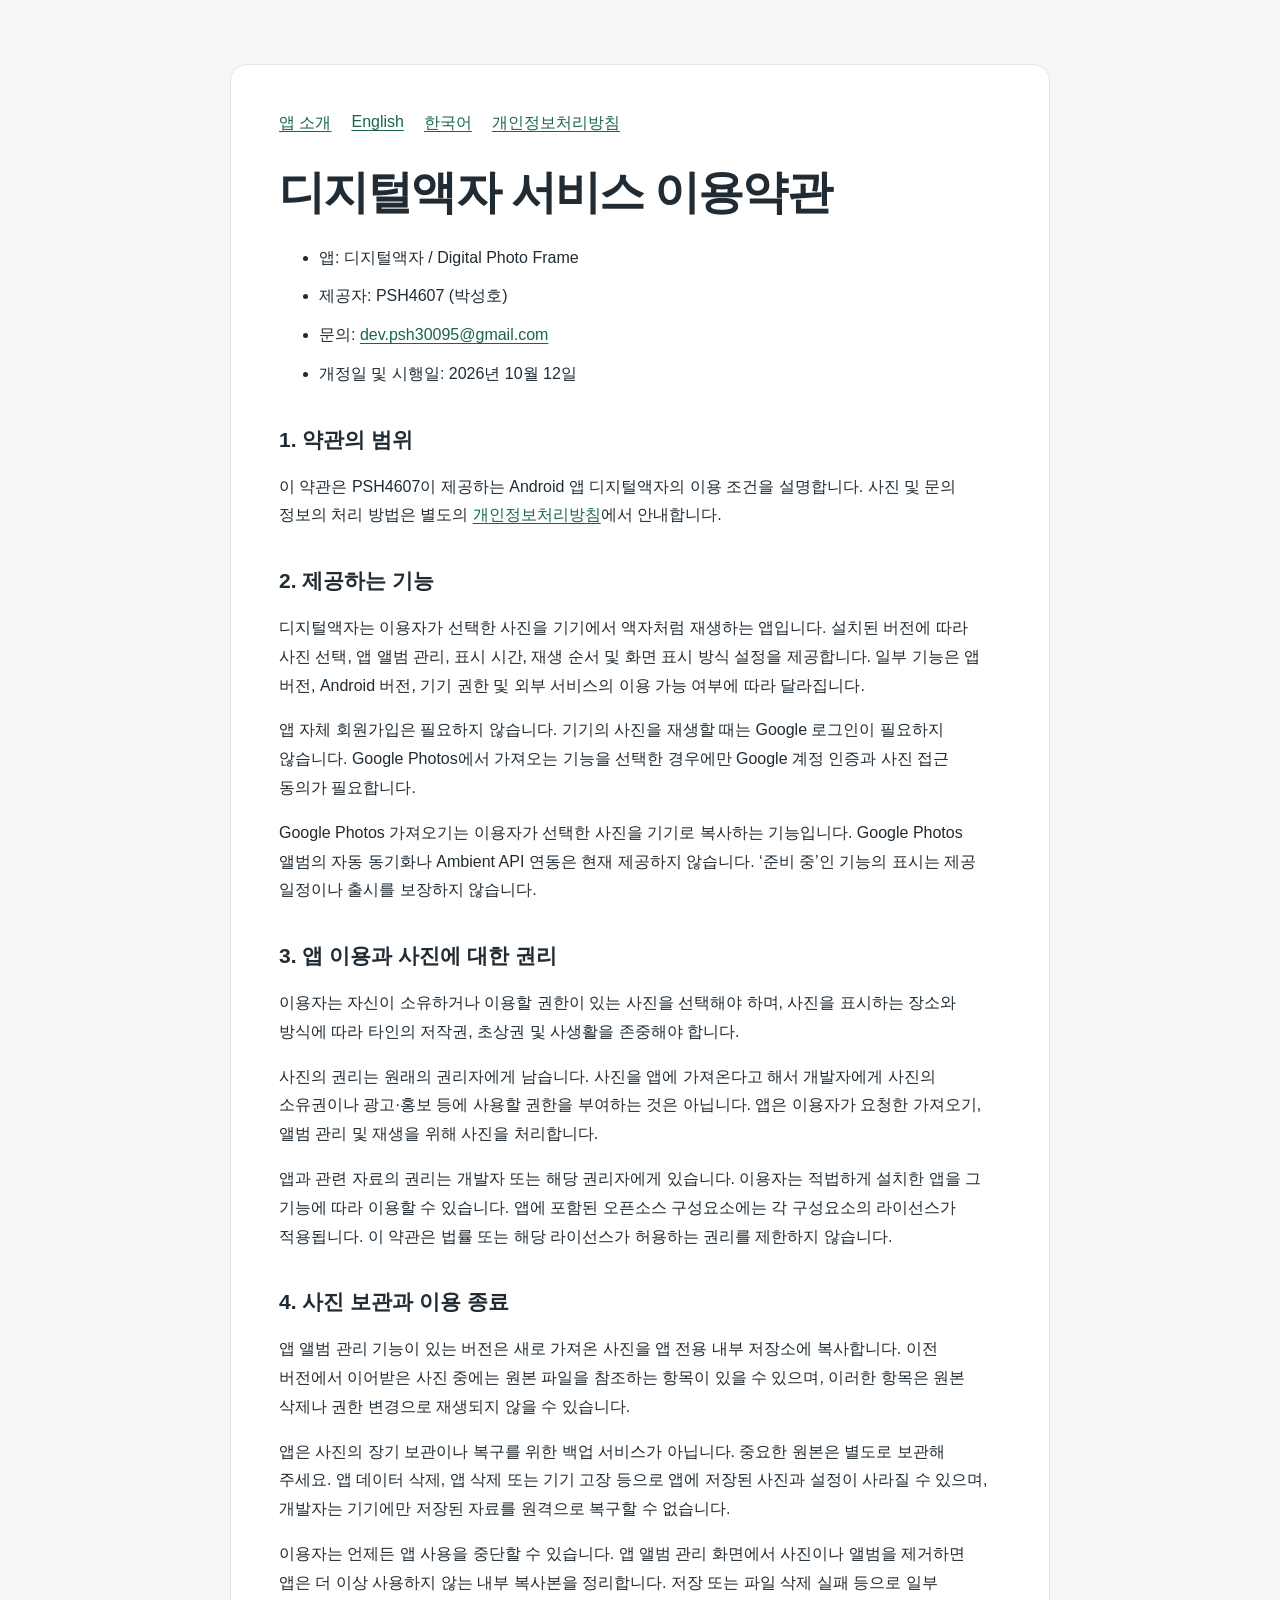
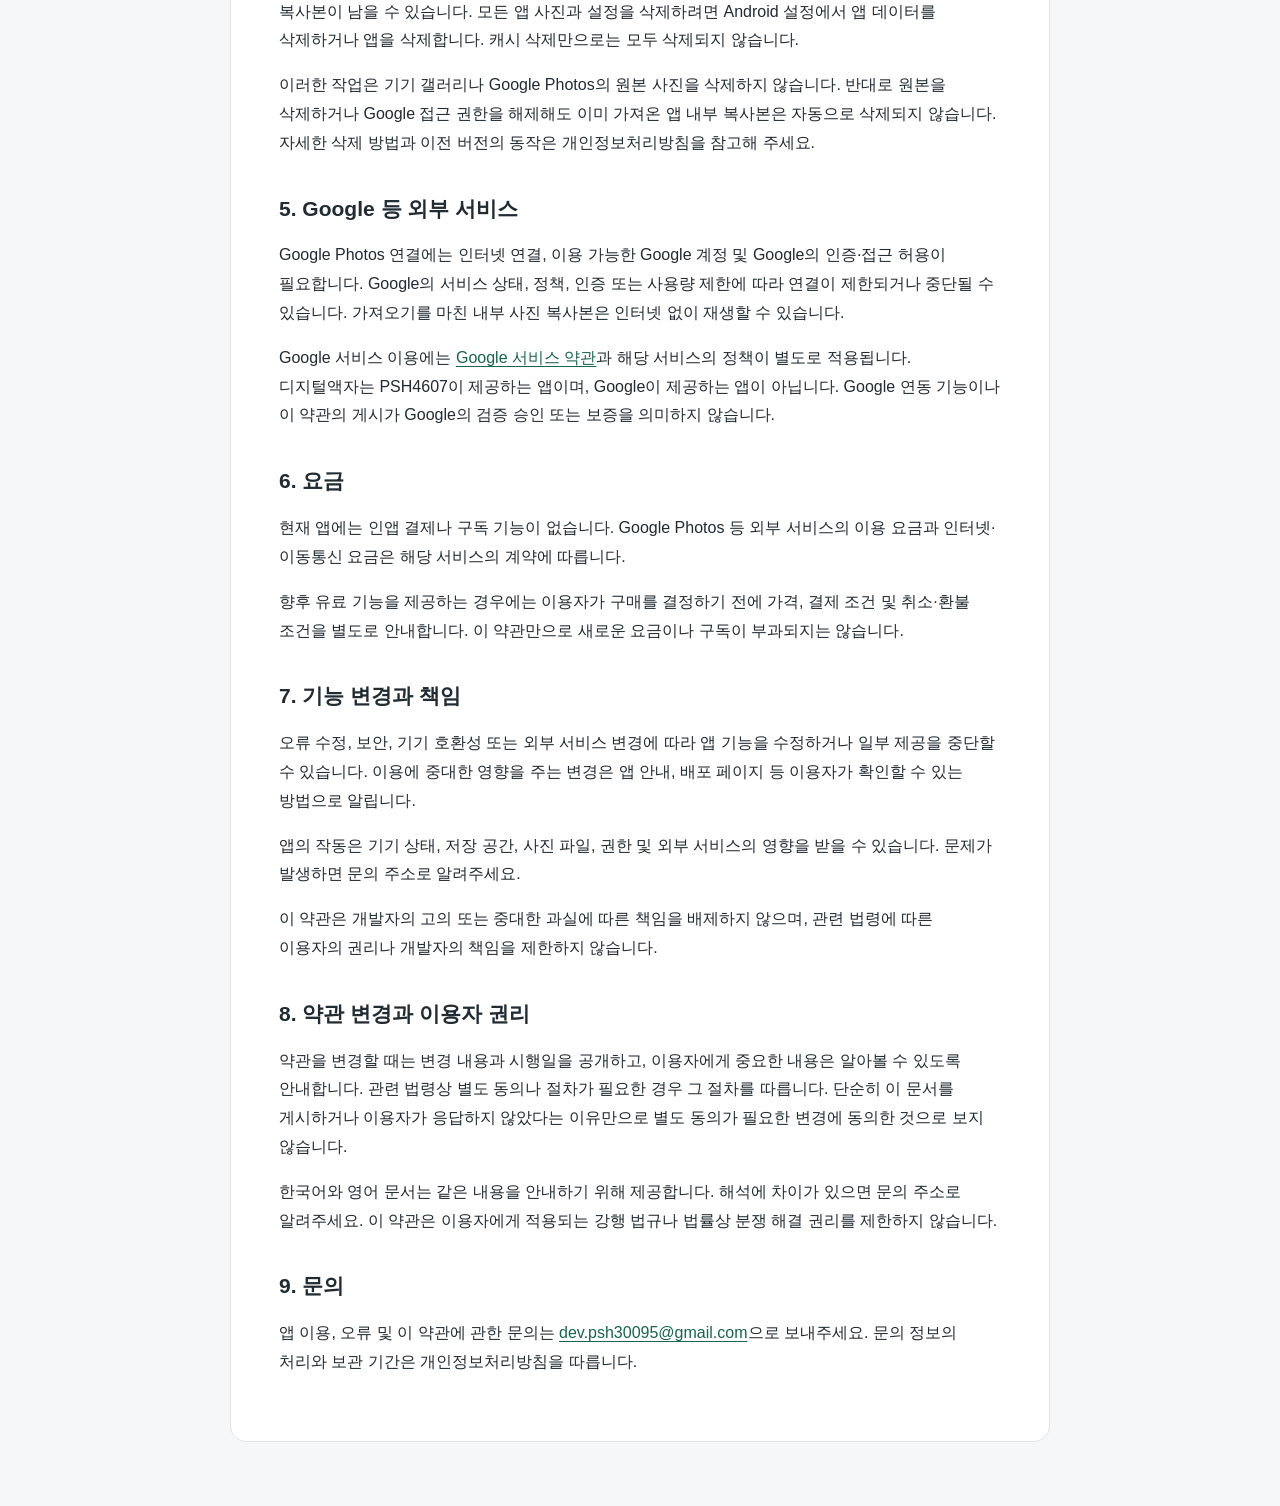
<file: policy/digital-photo-frame/terms-ko.html>
<!doctype html>
<html lang="ko">
<head>
<meta charset="utf-8">
<meta name="viewport" content="width=device-width, initial-scale=1">
<title>디지털액자 서비스 이용약관</title>
<link rel="stylesheet" href="style.css">
<link rel="alternate" hreflang="en" href="https://psh4607.github.io/policy/digital-photo-frame/terms.html">
<link rel="alternate" hreflang="ko" href="https://psh4607.github.io/policy/digital-photo-frame/terms-ko.html">
</head>
<body><main>
<nav aria-label="페이지 탐색"><a href="home.html">앱 소개</a><a href="terms.html" lang="en">English</a><a href="terms-ko.html" lang="ko">한국어</a><a href="ko.html">개인정보처리방침</a></nav>
<article>
<div class="markdown-heading"><h1 class="heading-element">디지털액자 서비스 이용약관</h1><a id="user-content-디지털액자-서비스-이용약관" class="anchor" aria-label="Permalink: 디지털액자 서비스 이용약관" href="#디지털액자-서비스-이용약관"><span aria-hidden="true" class="octicon octicon-link"></span></a></div>
<ul>
<li>앱: 디지털액자 / Digital Photo Frame</li>
<li>제공자: PSH4607 (박성호)</li>
<li>문의: <a href="mailto:dev.psh30095@gmail.com">dev.psh30095@gmail.com</a>
</li>
<li>개정일 및 시행일: 2026년 10월 12일</li>
</ul>
<div class="markdown-heading"><h2 class="heading-element">1. 약관의 범위</h2><a id="user-content-1-약관의-범위" class="anchor" aria-label="Permalink: 1. 약관의 범위" href="#1-약관의-범위"><span aria-hidden="true" class="octicon octicon-link"></span></a></div>
<p>이 약관은 PSH4607이 제공하는 Android 앱 디지털액자의 이용 조건을 설명합니다. 사진 및 문의 정보의 처리 방법은 별도의 <a href="https://psh4607.github.io/policy/digital-photo-frame/ko.html" rel="nofollow">개인정보처리방침</a>에서 안내합니다.</p>
<div class="markdown-heading"><h2 class="heading-element">2. 제공하는 기능</h2><a id="user-content-2-제공하는-기능" class="anchor" aria-label="Permalink: 2. 제공하는 기능" href="#2-제공하는-기능"><span aria-hidden="true" class="octicon octicon-link"></span></a></div>
<p>디지털액자는 이용자가 선택한 사진을 기기에서 액자처럼 재생하는 앱입니다. 설치된 버전에 따라 사진 선택, 앱 앨범 관리, 표시 시간, 재생 순서 및 화면 표시 방식 설정을 제공합니다. 일부 기능은 앱 버전, Android 버전, 기기 권한 및 외부 서비스의 이용 가능 여부에 따라 달라집니다.</p>
<p>앱 자체 회원가입은 필요하지 않습니다. 기기의 사진을 재생할 때는 Google 로그인이 필요하지 않습니다. Google Photos에서 가져오는 기능을 선택한 경우에만 Google 계정 인증과 사진 접근 동의가 필요합니다.</p>
<p>Google Photos 가져오기는 이용자가 선택한 사진을 기기로 복사하는 기능입니다. Google Photos 앨범의 자동 동기화나 Ambient API 연동은 현재 제공하지 않습니다. ‘준비 중’인 기능의 표시는 제공 일정이나 출시를 보장하지 않습니다.</p>
<div class="markdown-heading"><h2 class="heading-element">3. 앱 이용과 사진에 대한 권리</h2><a id="user-content-3-앱-이용과-사진에-대한-권리" class="anchor" aria-label="Permalink: 3. 앱 이용과 사진에 대한 권리" href="#3-앱-이용과-사진에-대한-권리"><span aria-hidden="true" class="octicon octicon-link"></span></a></div>
<p>이용자는 자신이 소유하거나 이용할 권한이 있는 사진을 선택해야 하며, 사진을 표시하는 장소와 방식에 따라 타인의 저작권, 초상권 및 사생활을 존중해야 합니다.</p>
<p>사진의 권리는 원래의 권리자에게 남습니다. 사진을 앱에 가져온다고 해서 개발자에게 사진의 소유권이나 광고·홍보 등에 사용할 권한을 부여하는 것은 아닙니다. 앱은 이용자가 요청한 가져오기, 앨범 관리 및 재생을 위해 사진을 처리합니다.</p>
<p>앱과 관련 자료의 권리는 개발자 또는 해당 권리자에게 있습니다. 이용자는 적법하게 설치한 앱을 그 기능에 따라 이용할 수 있습니다. 앱에 포함된 오픈소스 구성요소에는 각 구성요소의 라이선스가 적용됩니다. 이 약관은 법률 또는 해당 라이선스가 허용하는 권리를 제한하지 않습니다.</p>
<div class="markdown-heading"><h2 class="heading-element">4. 사진 보관과 이용 종료</h2><a id="user-content-4-사진-보관과-이용-종료" class="anchor" aria-label="Permalink: 4. 사진 보관과 이용 종료" href="#4-사진-보관과-이용-종료"><span aria-hidden="true" class="octicon octicon-link"></span></a></div>
<p>앱 앨범 관리 기능이 있는 버전은 새로 가져온 사진을 앱 전용 내부 저장소에 복사합니다. 이전 버전에서 이어받은 사진 중에는 원본 파일을 참조하는 항목이 있을 수 있으며, 이러한 항목은 원본 삭제나 권한 변경으로 재생되지 않을 수 있습니다.</p>
<p>앱은 사진의 장기 보관이나 복구를 위한 백업 서비스가 아닙니다. 중요한 원본은 별도로 보관해 주세요. 앱 데이터 삭제, 앱 삭제 또는 기기 고장 등으로 앱에 저장된 사진과 설정이 사라질 수 있으며, 개발자는 기기에만 저장된 자료를 원격으로 복구할 수 없습니다.</p>
<p>이용자는 언제든 앱 사용을 중단할 수 있습니다. 앱 앨범 관리 화면에서 사진이나 앨범을 제거하면 앱은 더 이상 사용하지 않는 내부 복사본을 정리합니다. 저장 또는 파일 삭제 실패 등으로 일부 복사본이 남을 수 있습니다. 모든 앱 사진과 설정을 삭제하려면 Android 설정에서 앱 데이터를 삭제하거나 앱을 삭제합니다. 캐시 삭제만으로는 모두 삭제되지 않습니다.</p>
<p>이러한 작업은 기기 갤러리나 Google Photos의 원본 사진을 삭제하지 않습니다. 반대로 원본을 삭제하거나 Google 접근 권한을 해제해도 이미 가져온 앱 내부 복사본은 자동으로 삭제되지 않습니다. 자세한 삭제 방법과 이전 버전의 동작은 개인정보처리방침을 참고해 주세요.</p>
<div class="markdown-heading"><h2 class="heading-element">5. Google 등 외부 서비스</h2><a id="user-content-5-google-등-외부-서비스" class="anchor" aria-label="Permalink: 5. Google 등 외부 서비스" href="#5-google-등-외부-서비스"><span aria-hidden="true" class="octicon octicon-link"></span></a></div>
<p>Google Photos 연결에는 인터넷 연결, 이용 가능한 Google 계정 및 Google의 인증·접근 허용이 필요합니다. Google의 서비스 상태, 정책, 인증 또는 사용량 제한에 따라 연결이 제한되거나 중단될 수 있습니다. 가져오기를 마친 내부 사진 복사본은 인터넷 없이 재생할 수 있습니다.</p>
<p>Google 서비스 이용에는 <a href="https://policies.google.com/terms" rel="nofollow">Google 서비스 약관</a>과 해당 서비스의 정책이 별도로 적용됩니다. 디지털액자는 PSH4607이 제공하는 앱이며, Google이 제공하는 앱이 아닙니다. Google 연동 기능이나 이 약관의 게시가 Google의 검증 승인 또는 보증을 의미하지 않습니다.</p>
<div class="markdown-heading"><h2 class="heading-element">6. 요금</h2><a id="user-content-6-요금" class="anchor" aria-label="Permalink: 6. 요금" href="#6-요금"><span aria-hidden="true" class="octicon octicon-link"></span></a></div>
<p>현재 앱에는 인앱 결제나 구독 기능이 없습니다. Google Photos 등 외부 서비스의 이용 요금과 인터넷·이동통신 요금은 해당 서비스의 계약에 따릅니다.</p>
<p>향후 유료 기능을 제공하는 경우에는 이용자가 구매를 결정하기 전에 가격, 결제 조건 및 취소·환불 조건을 별도로 안내합니다. 이 약관만으로 새로운 요금이나 구독이 부과되지는 않습니다.</p>
<div class="markdown-heading"><h2 class="heading-element">7. 기능 변경과 책임</h2><a id="user-content-7-기능-변경과-책임" class="anchor" aria-label="Permalink: 7. 기능 변경과 책임" href="#7-기능-변경과-책임"><span aria-hidden="true" class="octicon octicon-link"></span></a></div>
<p>오류 수정, 보안, 기기 호환성 또는 외부 서비스 변경에 따라 앱 기능을 수정하거나 일부 제공을 중단할 수 있습니다. 이용에 중대한 영향을 주는 변경은 앱 안내, 배포 페이지 등 이용자가 확인할 수 있는 방법으로 알립니다.</p>
<p>앱의 작동은 기기 상태, 저장 공간, 사진 파일, 권한 및 외부 서비스의 영향을 받을 수 있습니다. 문제가 발생하면 문의 주소로 알려주세요.</p>
<p>이 약관은 개발자의 고의 또는 중대한 과실에 따른 책임을 배제하지 않으며, 관련 법령에 따른 이용자의 권리나 개발자의 책임을 제한하지 않습니다.</p>
<div class="markdown-heading"><h2 class="heading-element">8. 약관 변경과 이용자 권리</h2><a id="user-content-8-약관-변경과-이용자-권리" class="anchor" aria-label="Permalink: 8. 약관 변경과 이용자 권리" href="#8-약관-변경과-이용자-권리"><span aria-hidden="true" class="octicon octicon-link"></span></a></div>
<p>약관을 변경할 때는 변경 내용과 시행일을 공개하고, 이용자에게 중요한 내용은 알아볼 수 있도록 안내합니다. 관련 법령상 별도 동의나 절차가 필요한 경우 그 절차를 따릅니다. 단순히 이 문서를 게시하거나 이용자가 응답하지 않았다는 이유만으로 별도 동의가 필요한 변경에 동의한 것으로 보지 않습니다.</p>
<p>한국어와 영어 문서는 같은 내용을 안내하기 위해 제공합니다. 해석에 차이가 있으면 문의 주소로 알려주세요. 이 약관은 이용자에게 적용되는 강행 법규나 법률상 분쟁 해결 권리를 제한하지 않습니다.</p>
<div class="markdown-heading"><h2 class="heading-element">9. 문의</h2><a id="user-content-9-문의" class="anchor" aria-label="Permalink: 9. 문의" href="#9-문의"><span aria-hidden="true" class="octicon octicon-link"></span></a></div>
<p>앱 이용, 오류 및 이 약관에 관한 문의는 <a href="mailto:dev.psh30095@gmail.com">dev.psh30095@gmail.com</a>으로 보내주세요. 문의 정보의 처리와 보관 기간은 개인정보처리방침을 따릅니다.</p>
</article>
</main></body>
</html>
</file>
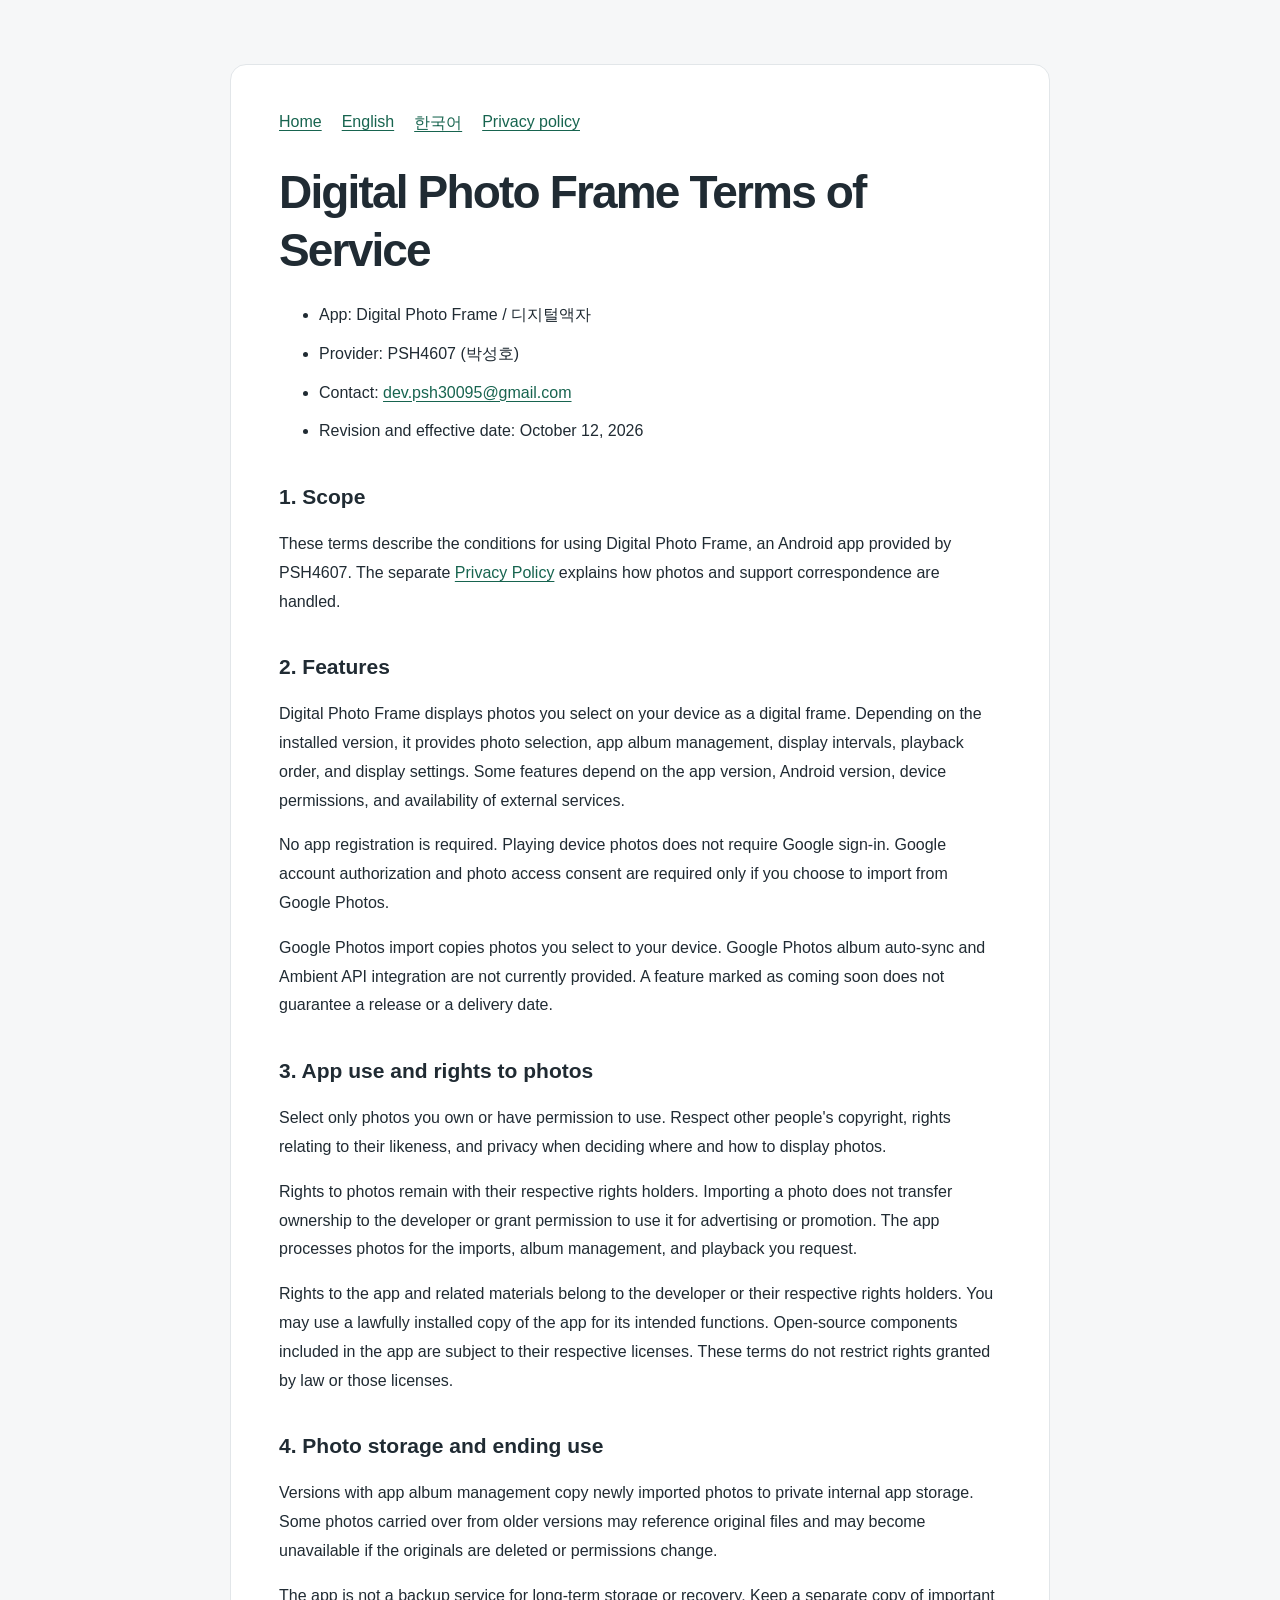
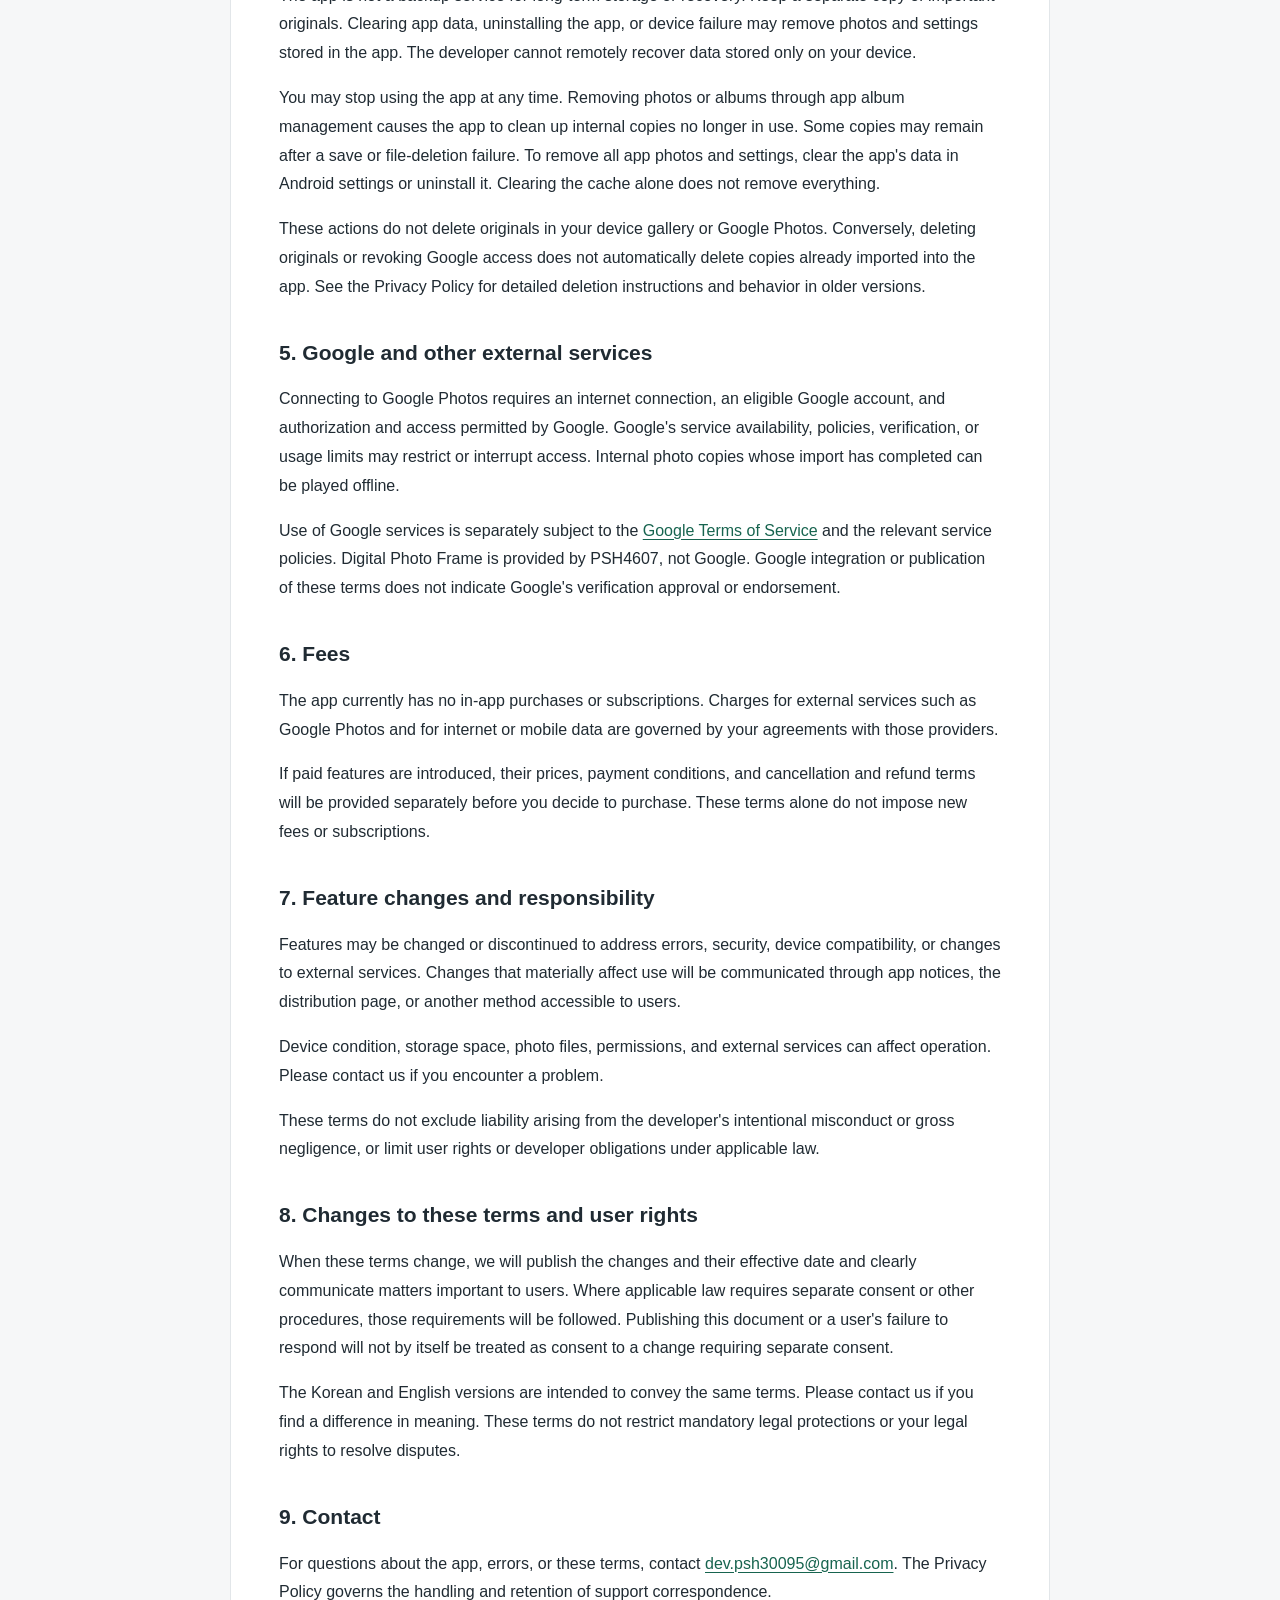
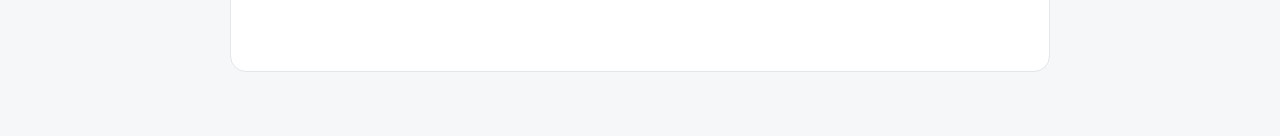
<file: policy/digital-photo-frame/terms.html>
<!doctype html>
<html lang="en">
<head>
<meta charset="utf-8">
<meta name="viewport" content="width=device-width, initial-scale=1">
<title>Digital Photo Frame Terms of Service</title>
<link rel="stylesheet" href="style.css">
<link rel="alternate" hreflang="en" href="https://psh4607.github.io/policy/digital-photo-frame/terms.html">
<link rel="alternate" hreflang="ko" href="https://psh4607.github.io/policy/digital-photo-frame/terms-ko.html">
</head>
<body><main>
<nav aria-label="Page navigation"><a href="home.html">Home</a><a href="terms.html" lang="en">English</a><a href="terms-ko.html" lang="ko">한국어</a><a href="index.html">Privacy policy</a></nav>
<article>
<div class="markdown-heading"><h1 class="heading-element">Digital Photo Frame Terms of Service</h1><a id="user-content-digital-photo-frame-terms-of-service" class="anchor" aria-label="Permalink: Digital Photo Frame Terms of Service" href="#digital-photo-frame-terms-of-service"><span aria-hidden="true" class="octicon octicon-link"></span></a></div>
<ul>
<li>App: Digital Photo Frame / 디지털액자</li>
<li>Provider: PSH4607 (박성호)</li>
<li>Contact: <a href="mailto:dev.psh30095@gmail.com">dev.psh30095@gmail.com</a>
</li>
<li>Revision and effective date: October 12, 2026</li>
</ul>
<div class="markdown-heading"><h2 class="heading-element">1. Scope</h2><a id="user-content-1-scope" class="anchor" aria-label="Permalink: 1. Scope" href="#1-scope"><span aria-hidden="true" class="octicon octicon-link"></span></a></div>
<p>These terms describe the conditions for using Digital Photo Frame, an Android app provided by PSH4607. The separate <a href="https://psh4607.github.io/policy/digital-photo-frame/" rel="nofollow">Privacy Policy</a> explains how photos and support correspondence are handled.</p>
<div class="markdown-heading"><h2 class="heading-element">2. Features</h2><a id="user-content-2-features" class="anchor" aria-label="Permalink: 2. Features" href="#2-features"><span aria-hidden="true" class="octicon octicon-link"></span></a></div>
<p>Digital Photo Frame displays photos you select on your device as a digital frame. Depending on the installed version, it provides photo selection, app album management, display intervals, playback order, and display settings. Some features depend on the app version, Android version, device permissions, and availability of external services.</p>
<p>No app registration is required. Playing device photos does not require Google sign-in. Google account authorization and photo access consent are required only if you choose to import from Google Photos.</p>
<p>Google Photos import copies photos you select to your device. Google Photos album auto-sync and Ambient API integration are not currently provided. A feature marked as coming soon does not guarantee a release or a delivery date.</p>
<div class="markdown-heading"><h2 class="heading-element">3. App use and rights to photos</h2><a id="user-content-3-app-use-and-rights-to-photos" class="anchor" aria-label="Permalink: 3. App use and rights to photos" href="#3-app-use-and-rights-to-photos"><span aria-hidden="true" class="octicon octicon-link"></span></a></div>
<p>Select only photos you own or have permission to use. Respect other people's copyright, rights relating to their likeness, and privacy when deciding where and how to display photos.</p>
<p>Rights to photos remain with their respective rights holders. Importing a photo does not transfer ownership to the developer or grant permission to use it for advertising or promotion. The app processes photos for the imports, album management, and playback you request.</p>
<p>Rights to the app and related materials belong to the developer or their respective rights holders. You may use a lawfully installed copy of the app for its intended functions. Open-source components included in the app are subject to their respective licenses. These terms do not restrict rights granted by law or those licenses.</p>
<div class="markdown-heading"><h2 class="heading-element">4. Photo storage and ending use</h2><a id="user-content-4-photo-storage-and-ending-use" class="anchor" aria-label="Permalink: 4. Photo storage and ending use" href="#4-photo-storage-and-ending-use"><span aria-hidden="true" class="octicon octicon-link"></span></a></div>
<p>Versions with app album management copy newly imported photos to private internal app storage. Some photos carried over from older versions may reference original files and may become unavailable if the originals are deleted or permissions change.</p>
<p>The app is not a backup service for long-term storage or recovery. Keep a separate copy of important originals. Clearing app data, uninstalling the app, or device failure may remove photos and settings stored in the app. The developer cannot remotely recover data stored only on your device.</p>
<p>You may stop using the app at any time. Removing photos or albums through app album management causes the app to clean up internal copies no longer in use. Some copies may remain after a save or file-deletion failure. To remove all app photos and settings, clear the app's data in Android settings or uninstall it. Clearing the cache alone does not remove everything.</p>
<p>These actions do not delete originals in your device gallery or Google Photos. Conversely, deleting originals or revoking Google access does not automatically delete copies already imported into the app. See the Privacy Policy for detailed deletion instructions and behavior in older versions.</p>
<div class="markdown-heading"><h2 class="heading-element">5. Google and other external services</h2><a id="user-content-5-google-and-other-external-services" class="anchor" aria-label="Permalink: 5. Google and other external services" href="#5-google-and-other-external-services"><span aria-hidden="true" class="octicon octicon-link"></span></a></div>
<p>Connecting to Google Photos requires an internet connection, an eligible Google account, and authorization and access permitted by Google. Google's service availability, policies, verification, or usage limits may restrict or interrupt access. Internal photo copies whose import has completed can be played offline.</p>
<p>Use of Google services is separately subject to the <a href="https://policies.google.com/terms" rel="nofollow">Google Terms of Service</a> and the relevant service policies. Digital Photo Frame is provided by PSH4607, not Google. Google integration or publication of these terms does not indicate Google's verification approval or endorsement.</p>
<div class="markdown-heading"><h2 class="heading-element">6. Fees</h2><a id="user-content-6-fees" class="anchor" aria-label="Permalink: 6. Fees" href="#6-fees"><span aria-hidden="true" class="octicon octicon-link"></span></a></div>
<p>The app currently has no in-app purchases or subscriptions. Charges for external services such as Google Photos and for internet or mobile data are governed by your agreements with those providers.</p>
<p>If paid features are introduced, their prices, payment conditions, and cancellation and refund terms will be provided separately before you decide to purchase. These terms alone do not impose new fees or subscriptions.</p>
<div class="markdown-heading"><h2 class="heading-element">7. Feature changes and responsibility</h2><a id="user-content-7-feature-changes-and-responsibility" class="anchor" aria-label="Permalink: 7. Feature changes and responsibility" href="#7-feature-changes-and-responsibility"><span aria-hidden="true" class="octicon octicon-link"></span></a></div>
<p>Features may be changed or discontinued to address errors, security, device compatibility, or changes to external services. Changes that materially affect use will be communicated through app notices, the distribution page, or another method accessible to users.</p>
<p>Device condition, storage space, photo files, permissions, and external services can affect operation. Please contact us if you encounter a problem.</p>
<p>These terms do not exclude liability arising from the developer's intentional misconduct or gross negligence, or limit user rights or developer obligations under applicable law.</p>
<div class="markdown-heading"><h2 class="heading-element">8. Changes to these terms and user rights</h2><a id="user-content-8-changes-to-these-terms-and-user-rights" class="anchor" aria-label="Permalink: 8. Changes to these terms and user rights" href="#8-changes-to-these-terms-and-user-rights"><span aria-hidden="true" class="octicon octicon-link"></span></a></div>
<p>When these terms change, we will publish the changes and their effective date and clearly communicate matters important to users. Where applicable law requires separate consent or other procedures, those requirements will be followed. Publishing this document or a user's failure to respond will not by itself be treated as consent to a change requiring separate consent.</p>
<p>The Korean and English versions are intended to convey the same terms. Please contact us if you find a difference in meaning. These terms do not restrict mandatory legal protections or your legal rights to resolve disputes.</p>
<div class="markdown-heading"><h2 class="heading-element">9. Contact</h2><a id="user-content-9-contact" class="anchor" aria-label="Permalink: 9. Contact" href="#9-contact"><span aria-hidden="true" class="octicon octicon-link"></span></a></div>
<p>For questions about the app, errors, or these terms, contact <a href="mailto:dev.psh30095@gmail.com">dev.psh30095@gmail.com</a>. The Privacy Policy governs the handling and retention of support correspondence.</p>
</article>
</main></body>
</html>
</file>
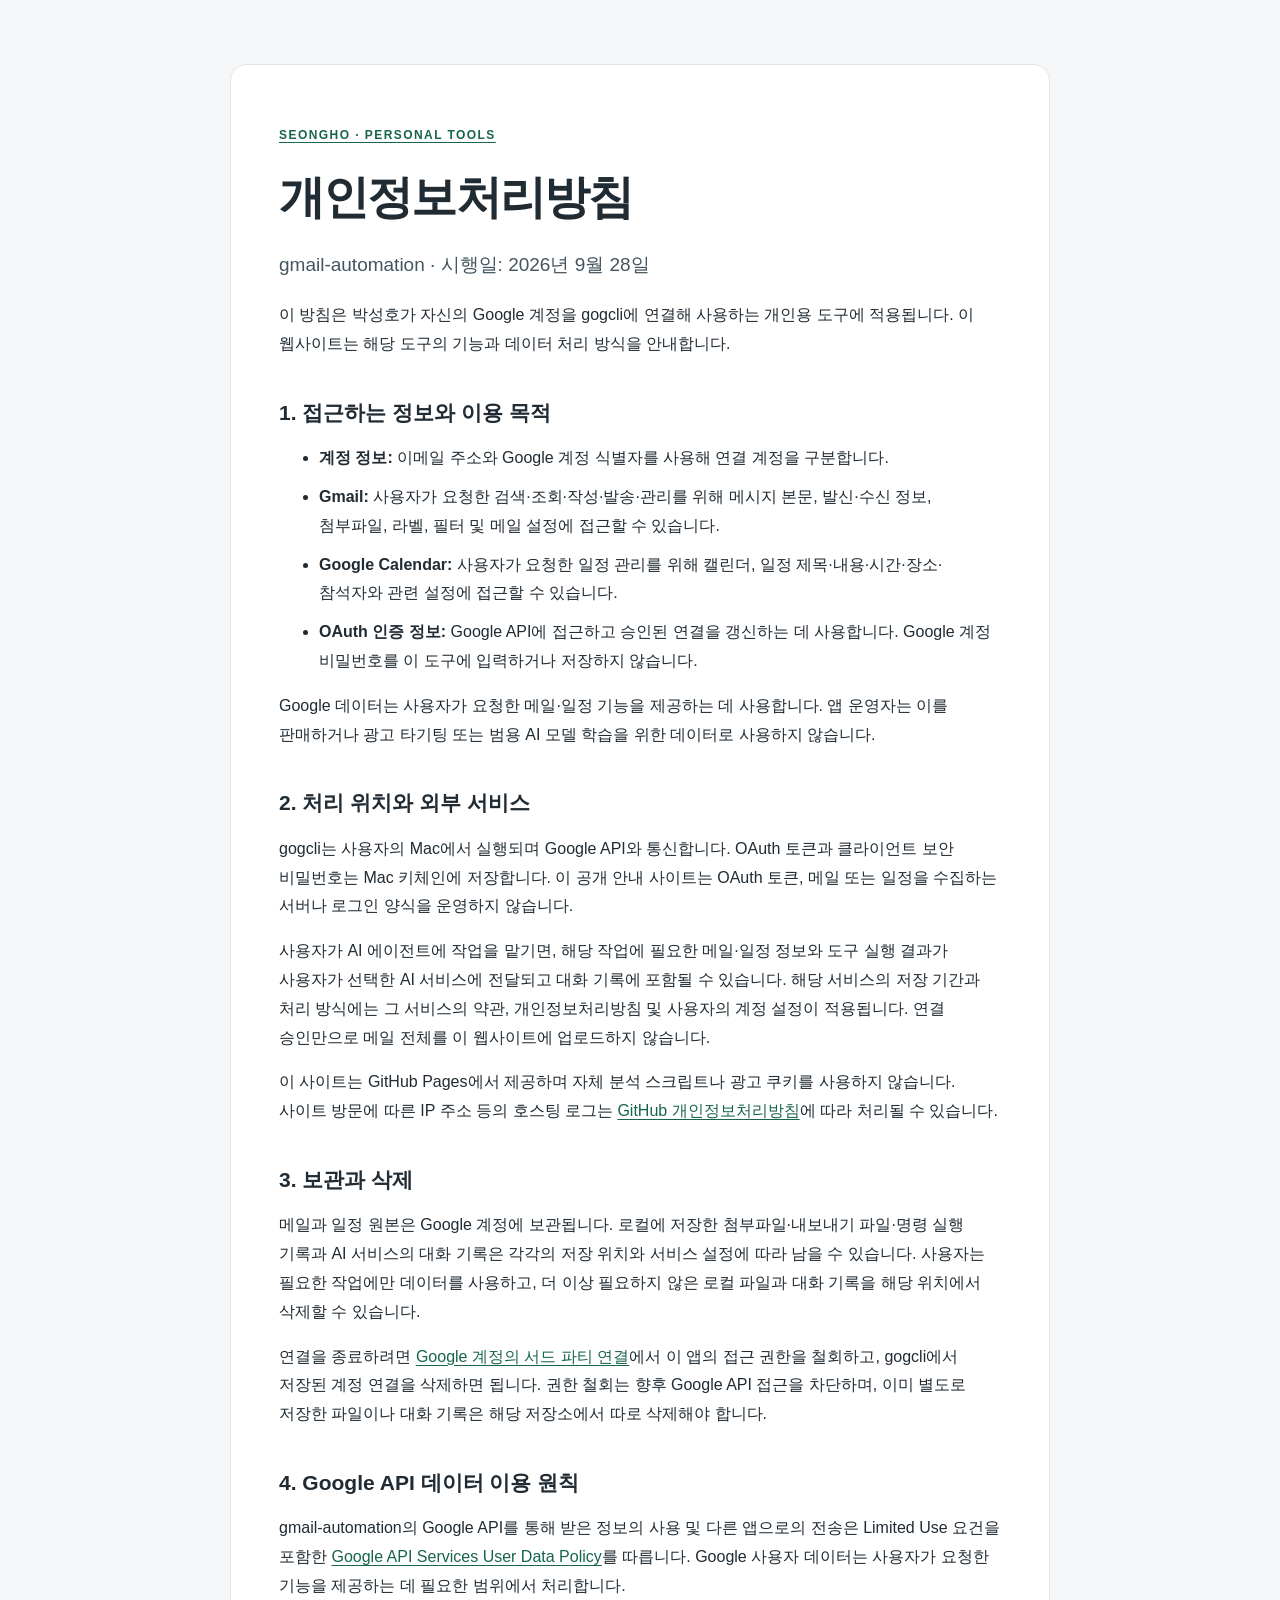
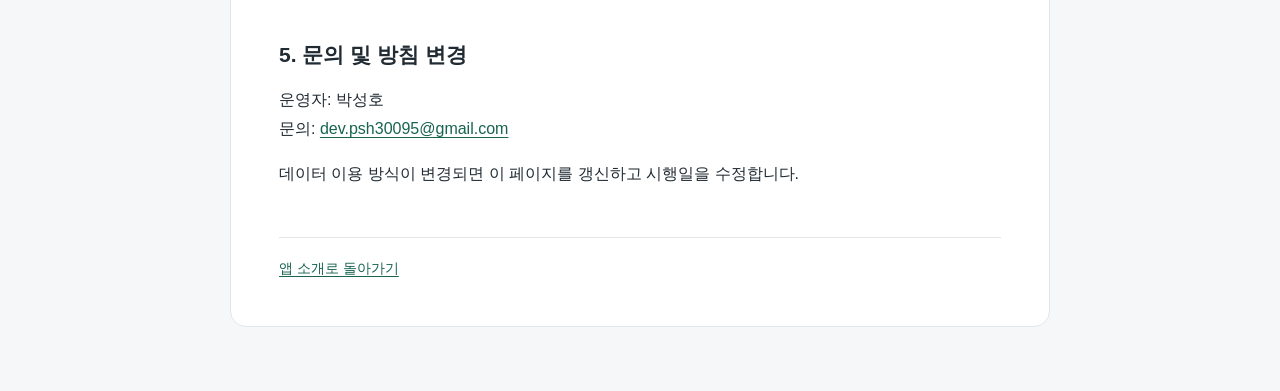
<file: policy/gcp/privacy.html>
<!doctype html>
<html lang="ko">
<head>
  <meta charset="utf-8">
  <meta name="viewport" content="width=device-width, initial-scale=1">
  <meta name="description" content="gmail-automation 개인용 Gmail·Google Calendar 연결의 데이터 이용, 보관, 공유 및 삭제 안내.">
  <title>개인정보처리방침 · gmail-automation</title>
  <link rel="stylesheet" href="style.css">
</head>
<body>
  <main>
    <p class="eyebrow"><a href="index.html">SEONGHO · PERSONAL TOOLS</a></p>
    <h1>개인정보처리방침</h1>
    <p class="lead">gmail-automation · 시행일: 2026년 9월 28일</p>
    <p>이 방침은 박성호가 자신의 Google 계정을 gogcli에 연결해 사용하는 개인용 도구에 적용됩니다. 이 웹사이트는 해당 도구의 기능과 데이터 처리 방식을 안내합니다.</p>
    <section>
      <h2>1. 접근하는 정보와 이용 목적</h2>
      <ul>
        <li><strong>계정 정보:</strong> 이메일 주소와 Google 계정 식별자를 사용해 연결 계정을 구분합니다.</li>
        <li><strong>Gmail:</strong> 사용자가 요청한 검색·조회·작성·발송·관리를 위해 메시지 본문, 발신·수신 정보, 첨부파일, 라벨, 필터 및 메일 설정에 접근할 수 있습니다.</li>
        <li><strong>Google Calendar:</strong> 사용자가 요청한 일정 관리를 위해 캘린더, 일정 제목·내용·시간·장소·참석자와 관련 설정에 접근할 수 있습니다.</li>
        <li><strong>OAuth 인증 정보:</strong> Google API에 접근하고 승인된 연결을 갱신하는 데 사용합니다. Google 계정 비밀번호를 이 도구에 입력하거나 저장하지 않습니다.</li>
      </ul>
      <p>Google 데이터는 사용자가 요청한 메일·일정 기능을 제공하는 데 사용합니다. 앱 운영자는 이를 판매하거나 광고 타기팅 또는 범용 AI 모델 학습을 위한 데이터로 사용하지 않습니다.</p>
    </section>
    <section>
      <h2>2. 처리 위치와 외부 서비스</h2>
      <p>gogcli는 사용자의 Mac에서 실행되며 Google API와 통신합니다. OAuth 토큰과 클라이언트 보안 비밀번호는 Mac 키체인에 저장합니다. 이 공개 안내 사이트는 OAuth 토큰, 메일 또는 일정을 수집하는 서버나 로그인 양식을 운영하지 않습니다.</p>
      <p>사용자가 AI 에이전트에 작업을 맡기면, 해당 작업에 필요한 메일·일정 정보와 도구 실행 결과가 사용자가 선택한 AI 서비스에 전달되고 대화 기록에 포함될 수 있습니다. 해당 서비스의 저장 기간과 처리 방식에는 그 서비스의 약관, 개인정보처리방침 및 사용자의 계정 설정이 적용됩니다. 연결 승인만으로 메일 전체를 이 웹사이트에 업로드하지 않습니다.</p>
      <p>이 사이트는 GitHub Pages에서 제공하며 자체 분석 스크립트나 광고 쿠키를 사용하지 않습니다. 사이트 방문에 따른 IP 주소 등의 호스팅 로그는 <a href="https://docs.github.com/en/site-policy/privacy-policies/github-general-privacy-statement">GitHub 개인정보처리방침</a>에 따라 처리될 수 있습니다.</p>
    </section>
    <section>
      <h2>3. 보관과 삭제</h2>
      <p>메일과 일정 원본은 Google 계정에 보관됩니다. 로컬에 저장한 첨부파일·내보내기 파일·명령 실행 기록과 AI 서비스의 대화 기록은 각각의 저장 위치와 서비스 설정에 따라 남을 수 있습니다. 사용자는 필요한 작업에만 데이터를 사용하고, 더 이상 필요하지 않은 로컬 파일과 대화 기록을 해당 위치에서 삭제할 수 있습니다.</p>
      <p>연결을 종료하려면 <a href="https://myaccount.google.com/connections">Google 계정의 서드 파티 연결</a>에서 이 앱의 접근 권한을 철회하고, gogcli에서 저장된 계정 연결을 삭제하면 됩니다. 권한 철회는 향후 Google API 접근을 차단하며, 이미 별도로 저장한 파일이나 대화 기록은 해당 저장소에서 따로 삭제해야 합니다.</p>
    </section>
    <section>
      <h2>4. Google API 데이터 이용 원칙</h2>
      <p>gmail-automation의 Google API를 통해 받은 정보의 사용 및 다른 앱으로의 전송은 Limited Use 요건을 포함한 <a href="https://developers.google.com/terms/api-services-user-data-policy">Google API Services User Data Policy</a>를 따릅니다. Google 사용자 데이터는 사용자가 요청한 기능을 제공하는 데 필요한 범위에서 처리합니다.</p>
    </section>
    <section>
      <h2>5. 문의 및 방침 변경</h2>
      <p>운영자: 박성호<br>문의: <a href="mailto:dev.psh30095@gmail.com">dev.psh30095@gmail.com</a></p>
      <p>데이터 이용 방식이 변경되면 이 페이지를 갱신하고 시행일을 수정합니다.</p>
    </section>
    <footer><a href="index.html">앱 소개로 돌아가기</a></footer>
  </main>
</body>
</html>
</file>
<file: policy/digital-photo-frame/style.css>
:root { color-scheme: light; font-family: -apple-system, BlinkMacSystemFont, "Segoe UI", sans-serif; color: #202b33; background: #f6f7f8; }
* { box-sizing: border-box; }
body { margin: 0; }
main { max-width: 820px; margin: 64px auto; padding: 48px; background: #fff; border: 1px solid #e2e6e9; border-radius: 16px; }
.eyebrow { font-size: 12px; font-weight: 700; letter-spacing: .12em; color: #536773; }
h1 { margin: 22px 0; font-size: clamp(30px, 5vw, 46px); line-height: 1.25; letter-spacing: -.04em; word-break: keep-all; }
h2 { font-size: 21px; margin-top: 0; }
p, li { line-height: 1.8; word-break: keep-all; overflow-wrap: anywhere; }
.lead { font-size: 19px; color: #445560; }
section { margin-top: 40px; }
li + li { margin-top: 10px; }
a { color: #17644f; text-underline-offset: 3px; }
a:focus-visible { outline: 3px solid #71bdaa; outline-offset: 4px; }
.button { display: inline-block; padding: 12px 18px; border-radius: 7px; background: #17644f; color: #fff; font-weight: 600; text-decoration: none; }
footer { margin-top: 48px; padding-top: 22px; border-top: 1px solid #e2e6e9; color: #687881; font-size: 14px; }
@media (max-width: 600px) { main { margin: 16px; padding: 28px 22px; } }
h2 { margin-top: 36px; line-height: 1.45; }
nav { display: flex; gap: 20px; flex-wrap: wrap; margin-bottom: 30px; }
blockquote { margin: 24px 0; padding: 12px 20px; border-left: 4px solid #b17b27; background: #fff7e7; }
table { width: 100%; border-collapse: collapse; margin: 24px 0; }
th, td { border: 1px solid #dce3e6; padding: 12px; text-align: left; vertical-align: top; line-height: 1.7; overflow-wrap: anywhere; }
th { background: #f1f5f4; }
@media (max-width: 600px) { th, td { padding: 8px; font-size: 14px; } main { margin: 8px; padding: 24px 16px; } }
</file>
<file: policy/gcp/style.css>
:root { color-scheme: light; font-family: -apple-system, BlinkMacSystemFont, "Segoe UI", sans-serif; color: #202b33; background: #f6f7f8; }
* { box-sizing: border-box; }
body { margin: 0; }
main { max-width: 820px; margin: 64px auto; padding: 48px; background: #fff; border: 1px solid #e2e6e9; border-radius: 16px; }
.eyebrow { font-size: 12px; font-weight: 700; letter-spacing: .12em; color: #536773; }
h1 { margin: 22px 0; font-size: clamp(30px, 5vw, 46px); line-height: 1.25; letter-spacing: -.04em; word-break: keep-all; }
h2 { font-size: 21px; margin-top: 0; }
p, li { line-height: 1.8; word-break: keep-all; overflow-wrap: anywhere; }
.lead { font-size: 19px; color: #445560; }
section { margin-top: 40px; }
li + li { margin-top: 10px; }
a { color: #17644f; text-underline-offset: 3px; }
a:focus-visible { outline: 3px solid #71bdaa; outline-offset: 4px; }
.button { display: inline-block; padding: 12px 18px; border-radius: 7px; background: #17644f; color: #fff; font-weight: 600; text-decoration: none; }
footer { margin-top: 48px; padding-top: 22px; border-top: 1px solid #e2e6e9; color: #687881; font-size: 14px; }
@media (max-width: 600px) { main { margin: 16px; padding: 28px 22px; } }
</file>
